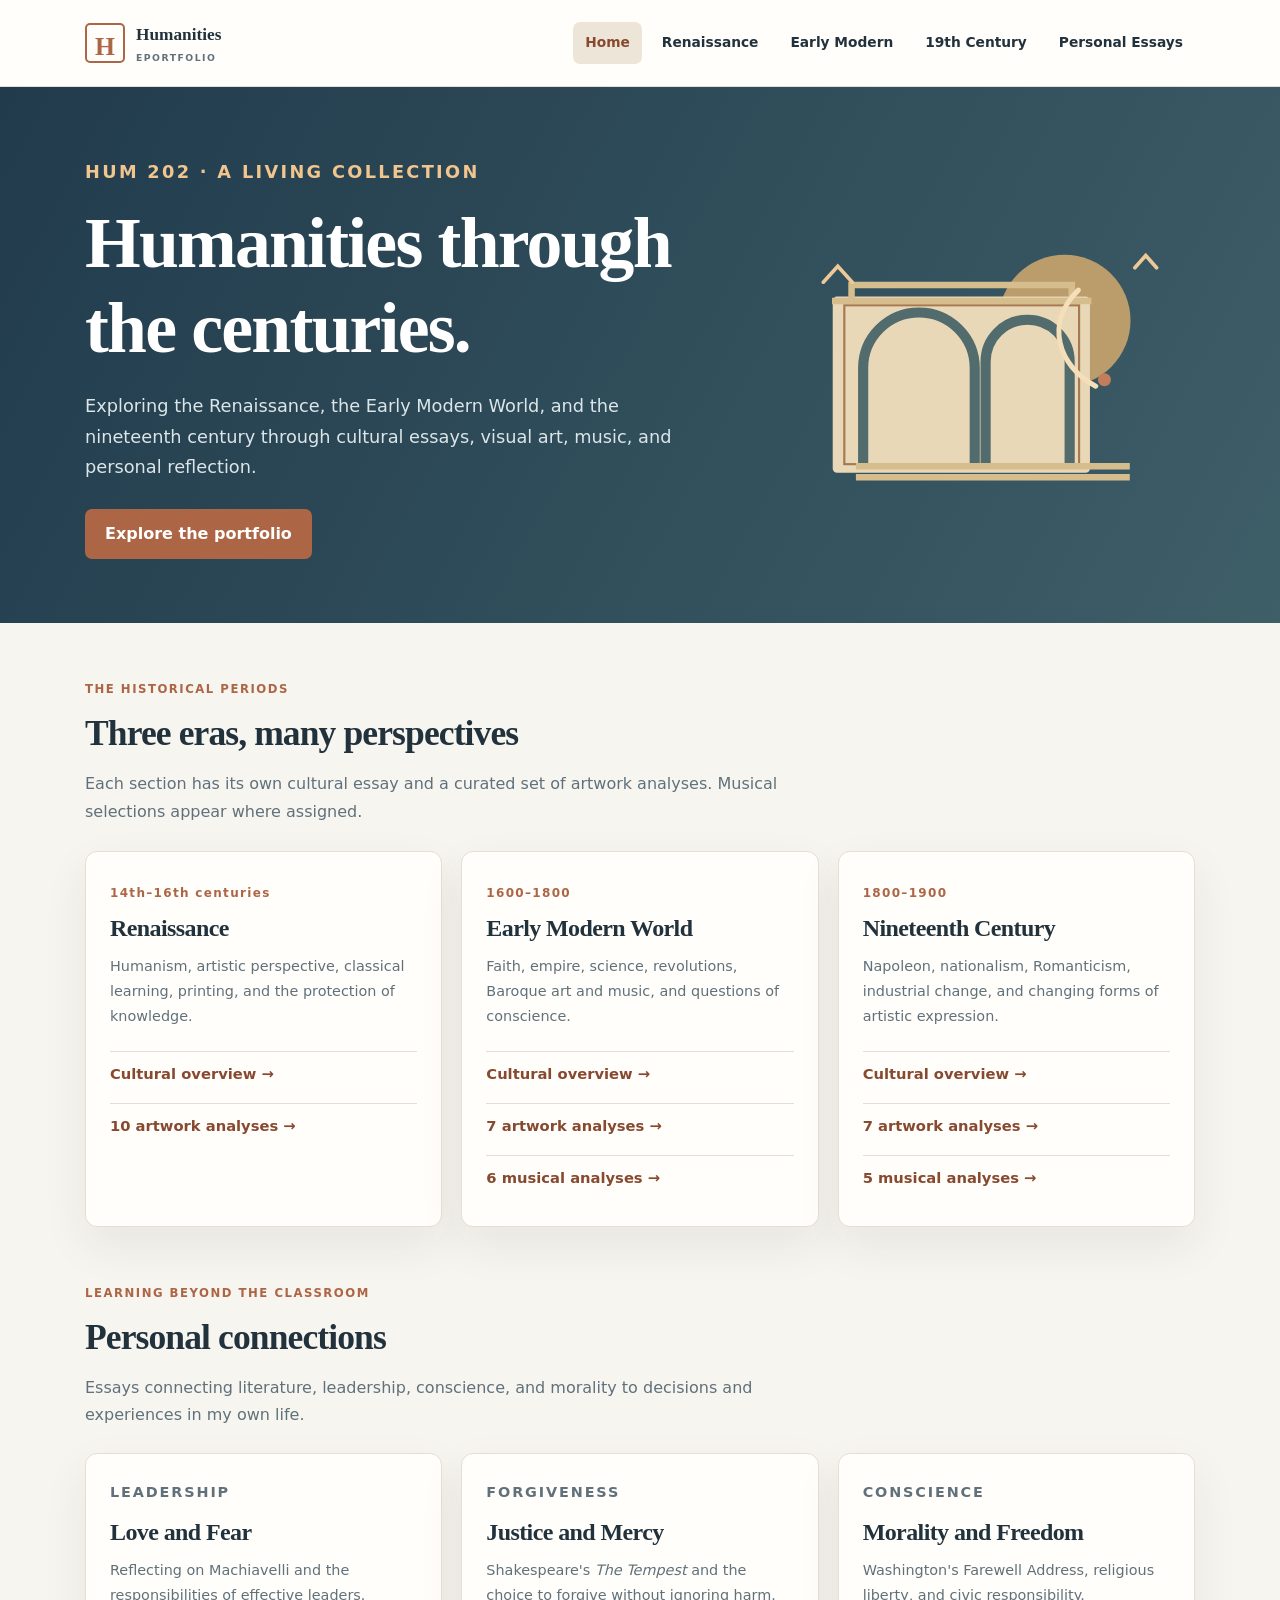
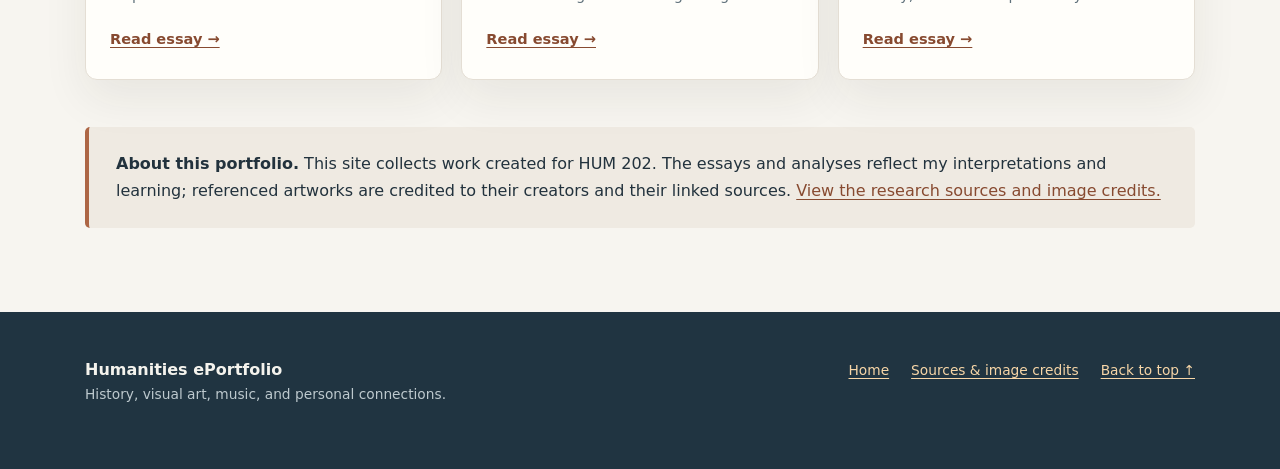
<file: index.html>
<!doctype html>
<html lang="en"><head>
<meta charset="UTF-8"><meta name="viewport" content="width=device-width,initial-scale=1">
<meta name="description" content="Humanities ePortfolio: Humanities ePortfolio by Tyler Tinney">
<title>Humanities ePortfolio | Humanities ePortfolio</title>
<link rel="icon" href="assets/images/favicon.svg" type="image/svg+xml">
<link rel="stylesheet" href="assets/css/base.css"><link rel="stylesheet" href="assets/css/home.css">
</head><body>
<a class="skip-link" href="#main">Skip to main content</a>
<header class="site-header"><div class="container header-inner"><a class="brand" href="index.html"><span class="brand-mark">H</span><span>Humanities <small>ePortfolio</small></span></a>
<nav aria-label="Main navigation" class="main-nav"><a href="index.html" aria-current="page">Home</a><a href="renaissance-essay.html">Renaissance</a><a href="early-modern-essay.html">Early Modern</a><a href="nineteenth-century-essay.html">19th Century</a><a href="personal-machiavelli.html">Personal Essays</a></nav></div></header>
<main id="main">

<section class="home-hero"><div class="container home-hero-grid"><div><p class="eyebrow">HUM 202 · A living collection</p><h1>Humanities through the centuries.</h1><p>Exploring the Renaissance, the Early Modern World, and the nineteenth century through cultural essays, visual art, music, and personal reflection.</p><a class="button" href="#explore">Explore the portfolio</a></div><img src="assets/images/hero.svg" alt="Decorative classical arch illustration" width="570" height="360"></div></section>
<section class="home-section" id="explore"><div class="container"><p class="eyebrow">The historical periods</p><h2>Three eras, many perspectives</h2><p class="section-lead">Each section has its own cultural essay and a curated set of artwork analyses. Musical selections appear where assigned.</p><div class="era-grid">
<article class="era-card"><span class="tag">14th–16th centuries</span><h3>Renaissance</h3><p>Humanism, artistic perspective, classical learning, printing, and the protection of knowledge.</p><div class="entry-links"><a href="renaissance-essay.html">Cultural overview →</a><a href="renaissance-art.html">10 artwork analyses →</a></div></article>
<article class="era-card"><span class="tag">1600–1800</span><h3>Early Modern World</h3><p>Faith, empire, science, revolutions, Baroque art and music, and questions of conscience.</p><div class="entry-links"><a href="early-modern-essay.html">Cultural overview →</a><a href="early-modern-art.html">7 artwork analyses →</a><a href="early-modern-music.html">6 musical analyses →</a></div></article>
<article class="era-card"><span class="tag">1800–1900</span><h3>Nineteenth Century</h3><p>Napoleon, nationalism, Romanticism, industrial change, and changing forms of artistic expression.</p><div class="entry-links"><a href="nineteenth-century-essay.html">Cultural overview →</a><a href="nineteenth-century-art.html">7 artwork analyses →</a><a href="nineteenth-century-music.html">5 musical analyses →</a></div></article>
</div></div></section>
<section class="home-section"><div class="container"><p class="eyebrow">Learning beyond the classroom</p><h2>Personal connections</h2><p class="section-lead">Essays connecting literature, leadership, conscience, and morality to decisions and experiences in my own life.</p><div class="connections-grid">
<article class="connection-card"><p class="eyebrow">Leadership</p><h3>Love and Fear</h3><p>Reflecting on Machiavelli and the responsibilities of effective leaders.</p><a href="personal-machiavelli.html">Read essay →</a></article>
<article class="connection-card"><p class="eyebrow">Forgiveness</p><h3>Justice and Mercy</h3><p>Shakespeare's <em>The Tempest</em> and the choice to forgive without ignoring harm.</p><a href="personal-tempest.html">Read essay →</a></article>
<article class="connection-card"><p class="eyebrow">Conscience</p><h3>Morality and Freedom</h3><p>Washington's Farewell Address, religious liberty, and civic responsibility.</p><a href="personal-freedom.html">Read essay →</a></article>
</div><div class="last-note"><p><strong>About this portfolio.</strong> This site collects work created for HUM 202. The essays and analyses reflect my interpretations and learning; referenced artworks are credited to their creators and their linked sources. <a href="credits.html">View the research sources and image credits.</a></p></div></div></section></main>
<footer class="site-footer"><div class="container"><div><strong>Humanities ePortfolio</strong><p>History, visual art, music, and personal connections.</p></div><div><a href="index.html" aria-current="page">Home</a><a href="credits.html">Sources & image credits</a><a href="#main">Back to top ↑</a></div></div></footer>
<script src="assets/js/site.js" defer></script>
</body></html>
</file>
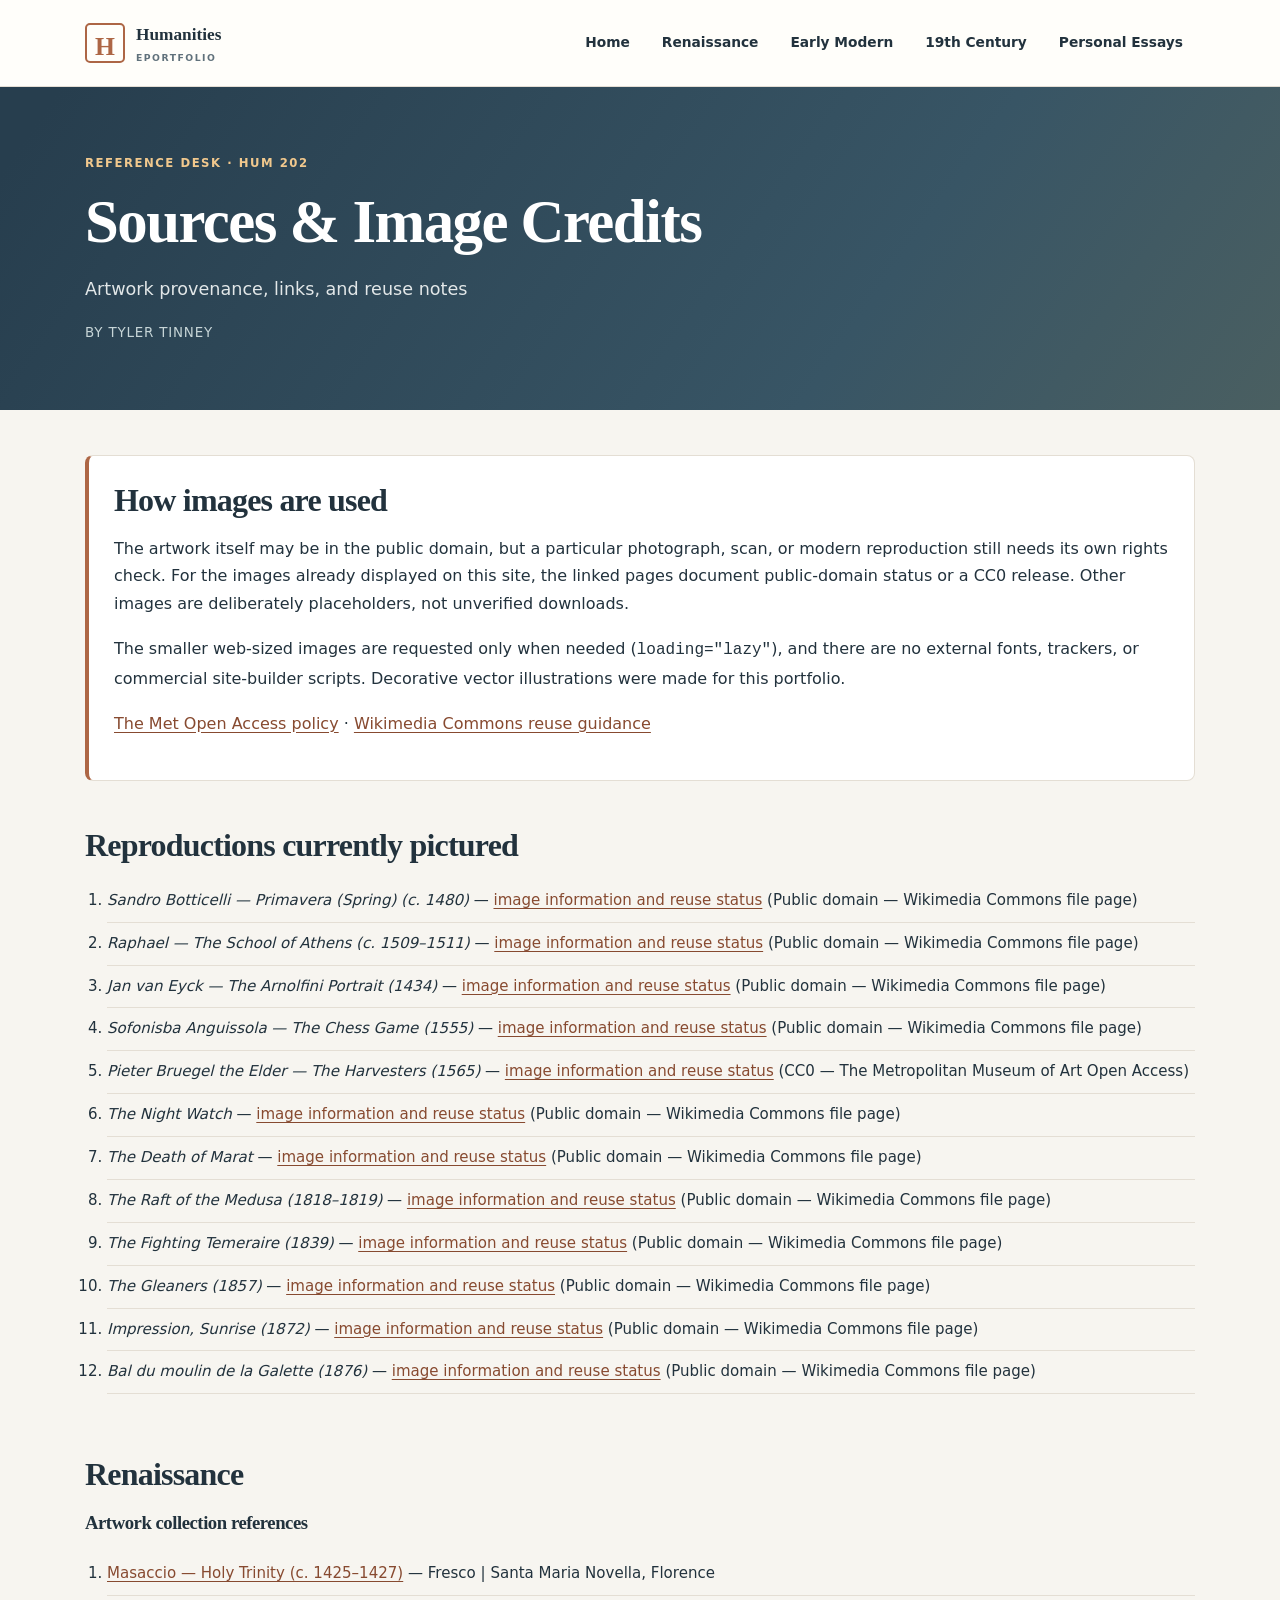
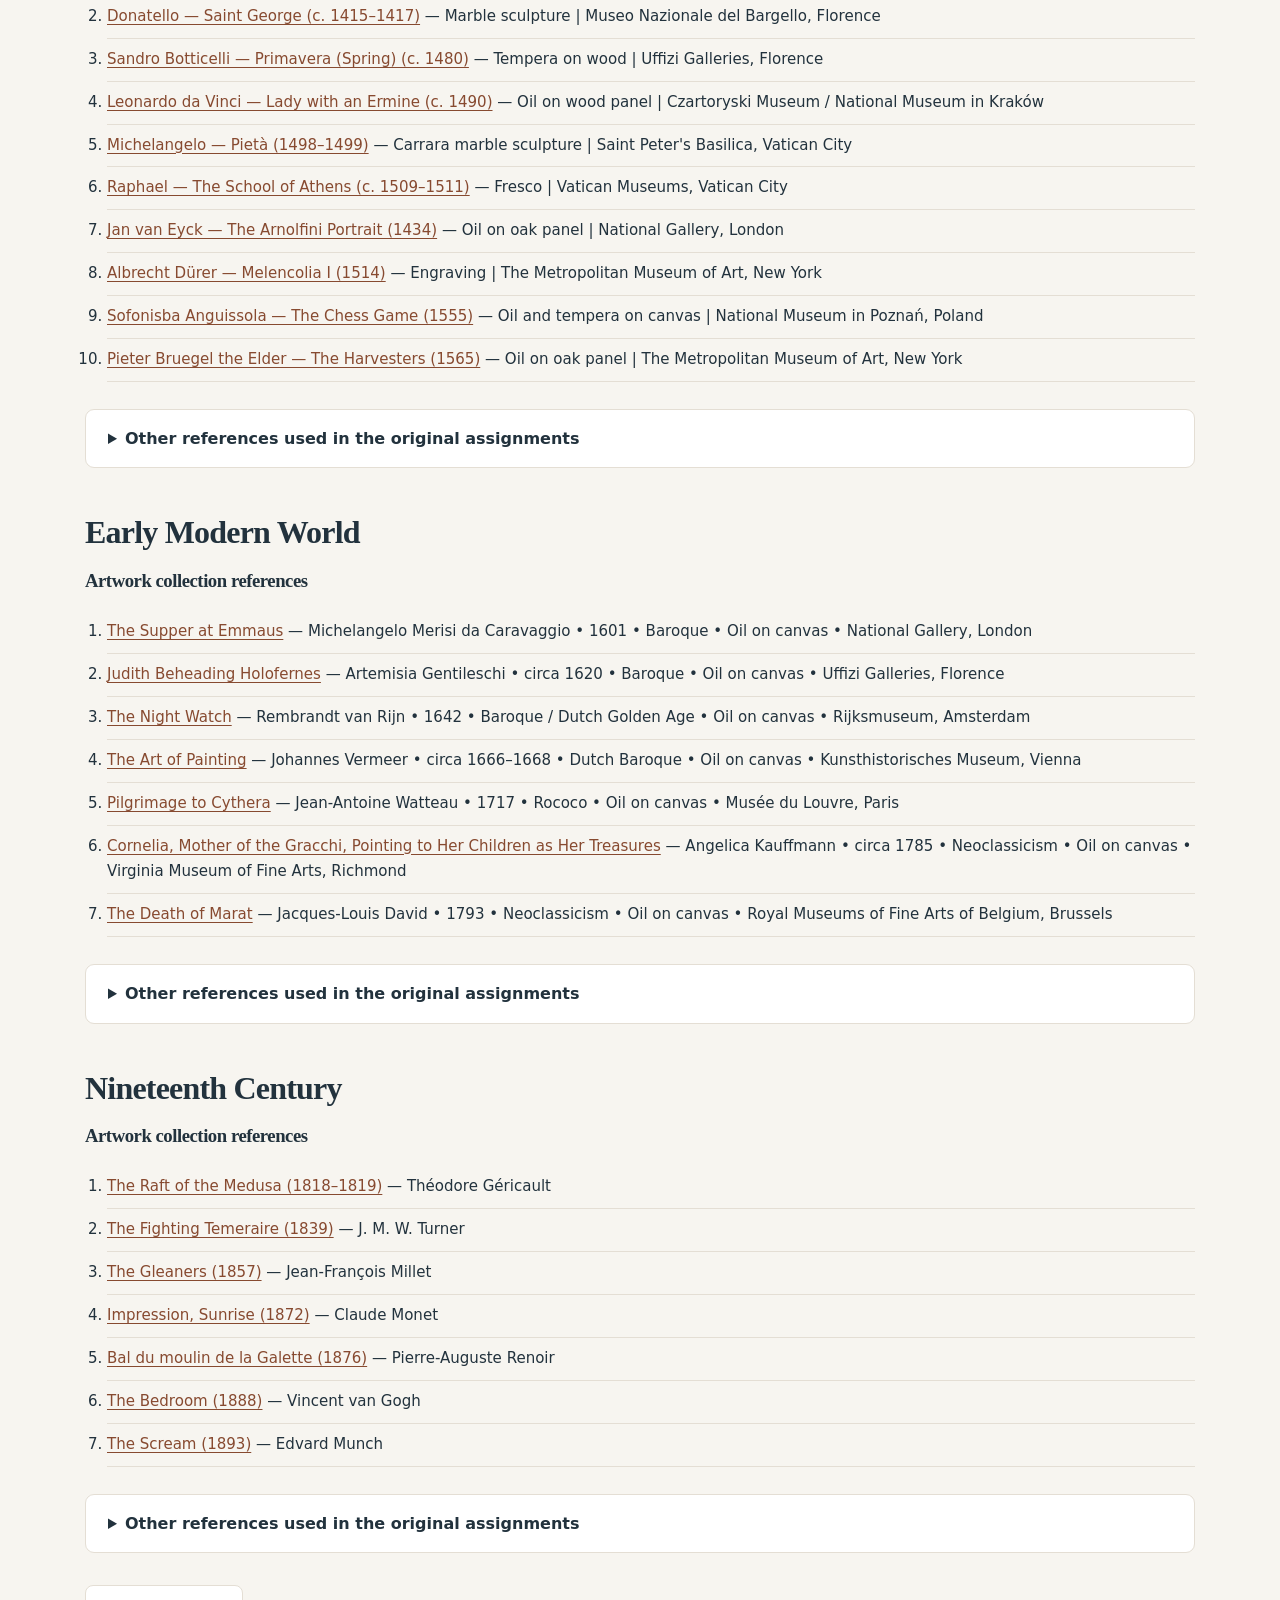
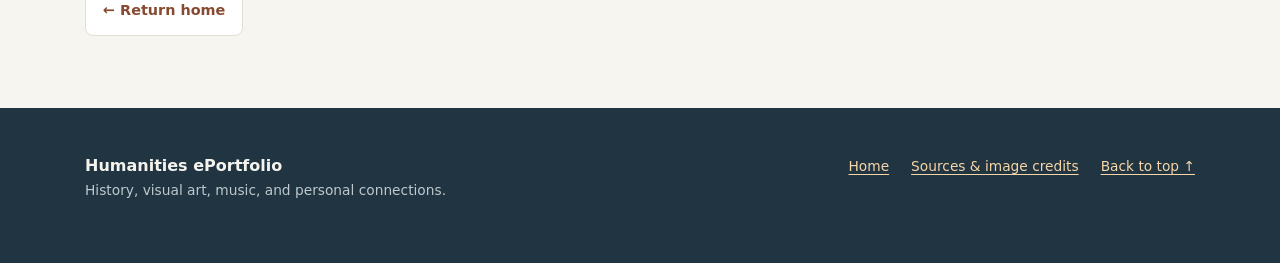
<file: credits.html>
<!doctype html>
<html lang="en"><head>
<meta charset="UTF-8"><meta name="viewport" content="width=device-width,initial-scale=1">
<meta name="description" content="Humanities ePortfolio: Sources &amp; Image Credits by Tyler Tinney">
<title>Sources &amp; Image Credits | Humanities ePortfolio</title>
<link rel="icon" href="assets/images/favicon.svg" type="image/svg+xml">
<link rel="stylesheet" href="assets/css/base.css"><link rel="stylesheet" href="assets/css/credits.css">
</head><body>
<a class="skip-link" href="#main">Skip to main content</a>
<header class="site-header"><div class="container header-inner"><a class="brand" href="index.html"><span class="brand-mark">H</span><span>Humanities <small>ePortfolio</small></span></a>
<nav aria-label="Main navigation" class="main-nav"><a href="index.html">Home</a><a href="renaissance-essay.html">Renaissance</a><a href="early-modern-essay.html">Early Modern</a><a href="nineteenth-century-essay.html">19th Century</a><a href="personal-machiavelli.html">Personal Essays</a></nav></div></header>
<main id="main">
<section class="page-heading"><div class="container page-heading-grid"><div><p class="eyebrow">Reference Desk · HUM 202</p><h1>Sources &amp; Image Credits</h1><p class="heading-description">Artwork provenance, links, and reuse notes</p><p class="byline">By Tyler Tinney</p></div></div></section>
<div class="container"><section class="credit-section"><div class="rights-note"><h2>How images are used</h2><p>The artwork itself may be in the public domain, but a particular photograph, scan, or modern reproduction still needs its own rights check. For the images already displayed on this site, the linked pages document public-domain status or a CC0 release. Other images are deliberately placeholders, not unverified downloads.</p><p>The smaller web-sized images are requested only when needed (<code>loading="lazy"</code>), and there are no external fonts, trackers, or commercial site-builder scripts. Decorative vector illustrations were made for this portfolio.</p><p><a href="https://www.metmuseum.org/hubs/open-access" target="_blank" rel="noopener noreferrer">The Met Open Access policy</a> · <a href="https://commons.wikimedia.org/wiki/Commons:Reusing_content_outside_Wikimedia" target="_blank" rel="noopener noreferrer">Wikimedia Commons reuse guidance</a></p></div></section><section class="credit-section"><h2>Reproductions currently pictured</h2><ol class="credit-list"><li><em>Sandro Botticelli — Primavera (Spring) (c. 1480)</em> — <a href="https://commons.wikimedia.org/wiki/File:Botticelli_Primavera.jpg" target="_blank" rel="noopener noreferrer">image information and reuse status</a> (Public domain — Wikimedia Commons file page)</li><li><em>Raphael — The School of Athens (c. 1509–1511)</em> — <a href="https://commons.wikimedia.org/wiki/File:Raphael_School_of_Athens.jpg" target="_blank" rel="noopener noreferrer">image information and reuse status</a> (Public domain — Wikimedia Commons file page)</li><li><em>Jan van Eyck — The Arnolfini Portrait (1434)</em> — <a href="https://commons.wikimedia.org/wiki/File:Van_Eyck_-_Arnolfini_Portrait.jpg" target="_blank" rel="noopener noreferrer">image information and reuse status</a> (Public domain — Wikimedia Commons file page)</li><li><em>Sofonisba Anguissola — The Chess Game (1555)</em> — <a href="https://commons.wikimedia.org/wiki/File:The_Chess_Game_-_Sofonisba_Anguissola.jpg" target="_blank" rel="noopener noreferrer">image information and reuse status</a> (Public domain — Wikimedia Commons file page)</li><li><em>Pieter Bruegel the Elder — The Harvesters (1565)</em> — <a href="https://www.metmuseum.org/art/collection/search/435809" target="_blank" rel="noopener noreferrer">image information and reuse status</a> (CC0 — The Metropolitan Museum of Art Open Access)</li><li><em>The Night Watch</em> — <a href="https://commons.wikimedia.org/wiki/File:The_Nightwatch_by_Rembrandt_-_Rijksmuseum.jpg" target="_blank" rel="noopener noreferrer">image information and reuse status</a> (Public domain — Wikimedia Commons file page)</li><li><em>The Death of Marat</em> — <a href="https://commons.wikimedia.org/wiki/File:Death_of_Marat_by_David.jpg" target="_blank" rel="noopener noreferrer">image information and reuse status</a> (Public domain — Wikimedia Commons file page)</li><li><em>The Raft of the Medusa (1818–1819)</em> — <a href="https://commons.wikimedia.org/wiki/File:Raft_of_the_Medusa_-_Theodore_Gericault.JPG" target="_blank" rel="noopener noreferrer">image information and reuse status</a> (Public domain — Wikimedia Commons file page)</li><li><em>The Fighting Temeraire (1839)</em> — <a href="https://commons.wikimedia.org/wiki/File:Turner_-_The_Fighting_Temeraire.jpg" target="_blank" rel="noopener noreferrer">image information and reuse status</a> (Public domain — Wikimedia Commons file page)</li><li><em>The Gleaners (1857)</em> — <a href="https://commons.wikimedia.org/wiki/File:Millet_Gleaners.jpg" target="_blank" rel="noopener noreferrer">image information and reuse status</a> (Public domain — Wikimedia Commons file page)</li><li><em>Impression, Sunrise (1872)</em> — <a href="https://commons.wikimedia.org/wiki/File:Monet_-_Impression%2C_Sunrise.jpg" target="_blank" rel="noopener noreferrer">image information and reuse status</a> (Public domain — Wikimedia Commons file page)</li><li><em>Bal du moulin de la Galette (1876)</em> — <a href="https://commons.wikimedia.org/wiki/File:Pierre-Auguste_Renoir_-_Bal_du_moulin_de_la_Galette.jpeg" target="_blank" rel="noopener noreferrer">image information and reuse status</a> (Public domain — Wikimedia Commons file page)</li></ol></section><section class="credit-section"><h2>Renaissance</h2><h3>Artwork collection references</h3><ol class="credit-list"><li><a href="https://www.smn.it/en/artworks/masaccios-holy-trinity/" target="_blank" rel="noopener noreferrer">Masaccio — Holy Trinity (c. 1425–1427)</a> — Fresco | Santa Maria Novella, Florence</li><li><a href="https://smarthistory.org/donatello-saint-george/" target="_blank" rel="noopener noreferrer">Donatello — Saint George (c. 1415–1417)</a> — Marble sculpture | Museo Nazionale del Bargello, Florence</li><li><a href="https://www.uffizi.it/en/artworks/botticelli-spring" target="_blank" rel="noopener noreferrer">Sandro Botticelli — Primavera (Spring) (c. 1480)</a> — Tempera on wood | Uffizi Galleries, Florence</li><li><a href="https://mnk.pl/en/collections/lady-with-an-ermine/" target="_blank" rel="noopener noreferrer">Leonardo da Vinci — Lady with an Ermine (c. 1490)</a> — Oil on wood panel | Czartoryski Museum / National Museum in Kraków</li><li><a href="https://www.basilicasanpietro.va/en/san-pietro/the-pieta-of-saint-peter-s" target="_blank" rel="noopener noreferrer">Michelangelo — Pietà (1498–1499)</a> — Carrara marble sculpture | Saint Peter&#x27;s Basilica, Vatican City</li><li><a href="https://www.museivaticani.va/content/museivaticani/en/collezioni/musei/stanze-di-raffaello/stanza-della-segnatura/scuola-di-atene.html" target="_blank" rel="noopener noreferrer">Raphael — The School of Athens (c. 1509–1511)</a> — Fresco | Vatican Museums, Vatican City</li><li><a href="https://www.nationalgallery.org.uk/paintings/jan-van-eyck-the-arnolfini-portrait" target="_blank" rel="noopener noreferrer">Jan van Eyck — The Arnolfini Portrait (1434)</a> — Oil on oak panel | National Gallery, London</li><li><a href="https://www.metmuseum.org/art/collection/search/336228" target="_blank" rel="noopener noreferrer">Albrecht Dürer — Melencolia I (1514)</a> — Engraving | The Metropolitan Museum of Art, New York</li><li><a href="https://mnp.art.pl/sofonisba-anguissola-gra-w-szachy" target="_blank" rel="noopener noreferrer">Sofonisba Anguissola — The Chess Game (1555)</a> — Oil and tempera on canvas | National Museum in Poznań, Poland</li><li><a href="https://www.metmuseum.org/art/collection/search/435809" target="_blank" rel="noopener noreferrer">Pieter Bruegel the Elder — The Harvesters (1565)</a> — Oil on oak panel | The Metropolitan Museum of Art, New York</li></ol><details class="sources-details"><summary>Other references used in the original assignments</summary><ol><li><strong>Bargello Museums. </strong>“Donatello and the Dawn of Renaissance.” <a href="https://bargellomusei.it/en/visit-itineraries/donatello-e-lalba-del-rinascimento/" target="_blank" rel="noopener noreferrer">https://bargellomusei.it/en/visit-itineraries/donatello-e-lalba-del-rinascimento/</a></li><li><strong>British Library. </strong>“Arundel MS 263: Leonardo da Vinci, Notebook (The Codex Arundel).” Archives and Manuscripts Catalogue. Primary historical manuscript. <a href="https://searcharchives.bl.uk/catalog/040-002039546" target="_blank" rel="noopener noreferrer">https://searcharchives.bl.uk/catalog/040-002039546</a></li><li><strong>Fabric of Saint Peter. </strong>“The Pietà of Saint Peter’s.” Basilica di San Pietro. <a href="https://www.basilicasanpietro.va/en/san-pietro/the-pieta-of-saint-peter-s" target="_blank" rel="noopener noreferrer">https://www.basilicasanpietro.va/en/san-pietro/the-pieta-of-saint-peter-s</a></li><li><strong>Library of Congress. </strong>“The Gutenberg Bible.” Library of Congress Bible Collection. <a href="https://www.loc.gov/exhibits/bibles/interactives/gutenberg/index.html" target="_blank" rel="noopener noreferrer">https://www.loc.gov/exhibits/bibles/interactives/gutenberg/index.html</a></li><li><strong>National Gallery. </strong>“The Arnolfini Portrait.” National Gallery, London. <a href="https://www.nationalgallery.org.uk/paintings/jan-van-eyck-the-arnolfini-portrait" target="_blank" rel="noopener noreferrer">https://www.nationalgallery.org.uk/paintings/jan-van-eyck-the-arnolfini-portrait</a></li><li><strong>National Museum in Kraków. </strong>“Lady with an Ermine.” <a href="https://mnk.pl/en/collections/lady-with-an-ermine/" target="_blank" rel="noopener noreferrer">https://mnk.pl/en/collections/lady-with-an-ermine/</a></li><li><strong>National Museum in Poznań. </strong>“Sofonisba Anguissola, Gra w szachy, 1555.” Museum collection description (Polish). <a href="https://mnp.art.pl/sofonisba-anguissola-gra-w-szachy-1555" target="_blank" rel="noopener noreferrer">https://mnp.art.pl/sofonisba-anguissola-gra-w-szachy-1555</a></li><li><strong>Santa Maria Novella. </strong>“Masaccio’s Holy Trinity.” <a href="https://www.smn.it/en/artworks/masaccios-holy-trinity/" target="_blank" rel="noopener noreferrer">https://www.smn.it/en/artworks/masaccios-holy-trinity/</a></li><li><strong>Smarthistory. </strong>“Donatello, Saint George.” <a href="https://smarthistory.org/donatello-saint-george/" target="_blank" rel="noopener noreferrer">https://smarthistory.org/donatello-saint-george/</a></li><li><strong>Smarthistory. </strong>“Masaccio, Holy Trinity.” <a href="https://smarthistory.org/masaccio-holy-trinity/" target="_blank" rel="noopener noreferrer">https://smarthistory.org/masaccio-holy-trinity/</a></li><li><strong>Smarthistory. </strong>“Sofonisba Anguissola.” <a href="https://smarthistory.org/sofonisba-anguissola/" target="_blank" rel="noopener noreferrer">https://smarthistory.org/sofonisba-anguissola/</a></li><li><strong>The Metropolitan Museum of Art. </strong>“Florence and Central Italy, 1400–1600 A.D.” Heilbrunn Timeline of Art History. <a href="https://82nd-and-fifth.metmuseum.org/toah/ht/08/eustc.html" target="_blank" rel="noopener noreferrer">https://82nd-and-fifth.metmuseum.org/toah/ht/08/eustc.html</a></li><li><strong>The Metropolitan Museum of Art. </strong>“Layered Narratives: The Northern Renaissance Gallery.” <a href="https://www.metmuseum.org/it/exhibitions/layered-narratives-the-northern-renaissance-gallery/visiting-guide" target="_blank" rel="noopener noreferrer">https://www.metmuseum.org/it/exhibitions/layered-narratives-the-northern-renaissance-gallery/visiting-guide</a></li><li><strong>The Metropolitan Museum of Art. </strong>“Melencolia I.” <a href="https://www.metmuseum.org/art/collection/search/336228" target="_blank" rel="noopener noreferrer">https://www.metmuseum.org/art/collection/search/336228</a></li><li><strong>The Metropolitan Museum of Art. </strong>“The Harvesters.” <a href="https://www.metmuseum.org/art/collection/search/435809" target="_blank" rel="noopener noreferrer">https://www.metmuseum.org/art/collection/search/435809</a></li><li><strong>The Metropolitan Museum of Art. </strong>“The Reformation.” Heilbrunn Timeline of Art History. <a href="https://www.metmuseum.org/it/essays/the-reformation" target="_blank" rel="noopener noreferrer">https://www.metmuseum.org/it/essays/the-reformation</a></li><li><strong>Uffizi Galleries. </strong>“Spring.” <a href="https://www.uffizi.it/en/artworks/botticelli-spring" target="_blank" rel="noopener noreferrer">https://www.uffizi.it/en/artworks/botticelli-spring</a></li><li><strong>Vatican Museums. </strong>“School of Athens.” <a href="https://www.museivaticani.va/content/museivaticani/en/collezioni/musei/stanze-di-raffaello/stanza-della-segnatura/scuola-di-atene.html" target="_blank" rel="noopener noreferrer">https://www.museivaticani.va/content/museivaticani/en/collezioni/musei/stanze-di-raffaello/stanza-della-segnatura/scuola-di-atene.html</a></li><li><strong>Victoria and Albert Museum. </strong>“Leonardo da Vinci’s Notebooks.” Updated 11 Dec. 2025. <a href="https://www.vam.ac.uk/articles/leonardo-da-vincis-notebooks" target="_blank" rel="noopener noreferrer">https://www.vam.ac.uk/articles/leonardo-da-vincis-notebooks</a></li></ol></details></section><section class="credit-section"><h2>Early Modern World</h2><h3>Artwork collection references</h3><ol class="credit-list"><li><a href="https://www.nationalgallery.org.uk/paintings/michelangelo-merisi-da-caravaggio-the-supper-at-emmaus" target="_blank" rel="noopener noreferrer">The Supper at Emmaus</a> — Michelangelo Merisi da Caravaggio • 1601 • Baroque • Oil on canvas • National Gallery, London</li><li><a href="https://www.uffizi.it/en/artworks/judith-beheading-holofernes" target="_blank" rel="noopener noreferrer">Judith Beheading Holofernes</a> — Artemisia Gentileschi • circa 1620 • Baroque • Oil on canvas • Uffizi Galleries, Florence</li><li><a href="https://www.rijksmuseum.nl/en/collection/object/The-Night-Watch-Militia-Company-of-District-II-under-the-Command-of-Captain-Frans-Banninck-Cocq--3137deb45cd7765f9a76084a16c99544" target="_blank" rel="noopener noreferrer">The Night Watch</a> — Rembrandt van Rijn • 1642 • Baroque / Dutch Golden Age • Oil on canvas • Rijksmuseum, Amsterdam</li><li><a href="https://www.khm.at/en/visit/only-in-vienna" target="_blank" rel="noopener noreferrer">The Art of Painting</a> — Johannes Vermeer • circa 1666–1668 • Dutch Baroque • Oil on canvas • Kunsthistorisches Museum, Vienna</li><li><a href="https://collections.louvre.fr/en/ark:/53355/cl010061995" target="_blank" rel="noopener noreferrer">Pilgrimage to Cythera</a> — Jean-Antoine Watteau • 1717 • Rococo • Oil on canvas • Musée du Louvre, Paris</li><li><a href="https://artsandculture.google.com/asset/WwEii4CKfyErFA" target="_blank" rel="noopener noreferrer">Cornelia, Mother of the Gracchi, Pointing to Her Children as Her Treasures</a> — Angelica Kauffmann • circa 1785 • Neoclassicism • Oil on canvas • Virginia Museum of Fine Arts, Richmond</li><li><a href="https://fine-arts-museum.be/uploads/releases/files/100masters_royal-museums-fine-arts_belgium_copyrights.pdf" target="_blank" rel="noopener noreferrer">The Death of Marat</a> — Jacques-Louis David • 1793 • Neoclassicism • Oil on canvas • Royal Museums of Fine Arts of Belgium, Brussels</li></ol><details class="sources-details"><summary>Other references used in the original assignments</summary><ol><li>National Gallery, London — Caravaggio, The Supper at Emmaus (1601).  <a href="https://www.nationalgallery.org.uk/paintings/michelangelo-merisi-da-caravaggio-the-supper-at-emmaus" target="_blank" rel="noopener noreferrer">View source</a></li><li>Uffizi Galleries — Gentileschi, Judith Beheading Holofernes (c. 1620).  <a href="https://www.uffizi.it/en/artworks/judith-beheading-holofernes" target="_blank" rel="noopener noreferrer">View source</a></li><li>Rijksmuseum — Rembrandt, The Night Watch (1642).  <a href="https://www.rijksmuseum.nl/en/collection/object/The-Night-Watch-Militia-Company-of-District-II-under-the-Command-of-Captain-Frans-Banninck-Cocq--3137deb45cd7765f9a76084a16c99544" target="_blank" rel="noopener noreferrer">View source</a></li><li>Kunsthistorisches Museum Vienna — Vermeer, The Art of Painting (c. 1666–1668).  <a href="https://www.khm.at/en/visit/only-in-vienna" target="_blank" rel="noopener noreferrer">View source</a></li><li>Musée du Louvre — Watteau, Pilgrimage to Cythera (1717).  <a href="https://collections.louvre.fr/en/ark:/53355/cl010061995" target="_blank" rel="noopener noreferrer">View source</a></li><li>Virginia Museum of Fine Arts / Google Arts &amp; Culture — Kauffmann, Cornelia, Mother of the Gracchi (c. 1785).  <a href="https://artsandculture.google.com/asset/WwEii4CKfyErFA" target="_blank" rel="noopener noreferrer">View source</a></li><li>Royal Museums of Fine Arts of Belgium — David, The Death of Marat (1793), collection list.  <a href="https://fine-arts-museum.be/uploads/releases/files/100masters_royal-museums-fine-arts_belgium_copyrights.pdf" target="_blank" rel="noopener noreferrer">View source</a></li><li>CUNY open music textbook — Monteverdi, “Tu se’ morta” listening guide.  <a href="https://pressbooks.cuny.edu/understandingmusicbmcc/chapter/tk/" target="_blank" rel="noopener noreferrer">View source</a></li><li>New Jersey Symphony — Vivaldi, The Four Seasons program notes.  <a href="https://www.njsymphony.org/program_notes/detail/program-notes-vivaldis-the-four-seasons" target="_blank" rel="noopener noreferrer">View source</a></li><li>CUNY open music textbook — Handel, “Hallelujah” listening guide.  <a href="https://pressbooks.cuny.edu/understandingmusicbmcc/chapter/5-music-of-george-frideric-handel-1685-1759/" target="_blank" rel="noopener noreferrer">View source</a></li><li>International Mozarteum Foundation — Mozart, K. 525 critical work catalogue.  <a href="https://kv.mozarteum.at/en/work/eine-kleine-nachtmusik-a-little-night-music-6049" target="_blank" rel="noopener noreferrer">View source</a></li><li>Los Angeles Philharmonic — Haydn, Symphony No. 94 program notes.  <a href="https://www.laphil.com/works/symphony-no-94-surprise" target="_blank" rel="noopener noreferrer">View source</a></li><li>Beethoven-Haus Bonn — Beethoven, Sonata Op. 13 catalogue.  <a href="https://www.beethoven.de/en/work/view/ag9iZWV0aG92ZW4tdml1cjNyEQsSBHdvcmsYgICArN6Q-goM/Sonata%20for%20piano%20%26%2340%3BC%20minor%26%2341%3B%20op.%2013%20%26%2340%3BSonata%20pat%C3%A9tique%26%2341%3B" target="_blank" rel="noopener noreferrer">View source</a></li><li>Science Museum Group — Pascal’s 1642 calculator.  <a href="https://collection.sciencemuseumgroup.org.uk/objects/co60769/replica-of-pascals-calculator" target="_blank" rel="noopener noreferrer">View source</a></li><li>Computer History Museum — Leibniz’s Stepped Reckoner (1673).  <a href="https://www.computerhistory.org/revolution/calculators/1/49" target="_blank" rel="noopener noreferrer">View source</a></li><li>Mathematical Association of America — Leibniz and binary numbers (1703).  <a href="https://old.maa.org/press/periodicals/convergence/russian-multiplication-microprocessors-and-leibniz" target="_blank" rel="noopener noreferrer">View source</a></li><li>Encyclopedia.com — Black Chamber: early modern diplomatic cryptology.  <a href="https://www.encyclopedia.com/politics/encyclopedias-almanacs-transcripts-and-maps/black-chamber" target="_blank" rel="noopener noreferrer">View source</a></li><li>U.S. National Archives — The Virginia Declaration of Rights (1776).  <a href="https://www.archives.gov/founding-docs/virginia-declaration-of-rights" target="_blank" rel="noopener noreferrer">View source</a></li><li>U.S. Department of State, Office of the Historian — The Declaration of Independence (1776).  <a href="https://history.state.gov/milestones/1776-1783/declaration" target="_blank" rel="noopener noreferrer">View source</a></li><li>National Cryptologic Museum / NSA — 18th-Century Cipher Device.  <a href="https://www.nsa.gov/History/National-Cryptologic-Museum/Exhibits-Artifacts/Exhibit-View/Article/2718496/18th-century-cipher-device/" target="_blank" rel="noopener noreferrer">View source</a></li></ol></details></section><section class="credit-section"><h2>Nineteenth Century</h2><h3>Artwork collection references</h3><ol class="credit-list"><li><a href="https://collections.louvre.fr/en/ark:/53355/cl010059199" target="_blank" rel="noopener noreferrer">The Raft of the Medusa (1818–1819)</a> — Théodore Géricault</li><li><a href="https://www.nationalgallery.org.uk/paintings/joseph-mallord-william-turner-the-fighting-temeraire" target="_blank" rel="noopener noreferrer">The Fighting Temeraire (1839)</a> — J. M. W. Turner</li><li><a href="https://www.musee-orsay.fr/en/artworks/des-glaneuses-342" target="_blank" rel="noopener noreferrer">The Gleaners (1857)</a> — Jean-François Millet</li><li><a href="https://www.marmottan.fr/en/notice/4014/" target="_blank" rel="noopener noreferrer">Impression, Sunrise (1872)</a> — Claude Monet</li><li><a href="https://www.musee-orsay.fr/en/artworks/bal-du-moulin-de-la-galette-497" target="_blank" rel="noopener noreferrer">Bal du moulin de la Galette (1876)</a> — Pierre-Auguste Renoir</li><li><a href="https://www.vangoghmuseum.nl/en/collection/s0047V1962" target="_blank" rel="noopener noreferrer">The Bedroom (1888)</a> — Vincent van Gogh</li><li><a href="https://www.munch.no/en/object/PE.M.00326" target="_blank" rel="noopener noreferrer">The Scream (1893)</a> — Edvard Munch</li></ol><details class="sources-details"><summary>Other references used in the original assignments</summary><ol><li><strong>[1] French National Assembly. </strong>History of the Consulate and First Empire; French Civil Code (1804). <a href="https://www.assemblee-nationale.fr/dyn/histoire-et-patrimoine/consulat-et-premier-empire/la-codification-juridique" target="_blank" rel="noopener noreferrer">Source</a></li><li><strong>[2] French National Assembly. </strong>Abolition of Slavery, 1794 and 1848; restoration under Bonaparte in 1802. <a href="https://www2.assemblee-nationale.fr/14/evenements/2016/abolition-de-l-esclavage-1794-et-1848/1848-l-abolition-definitive/presentation2" target="_blank" rel="noopener noreferrer">Source</a></li><li><strong>[3] Encyclopaedia Britannica (1911), via Project Gutenberg. </strong>Alexandre Dumas: Henri III et sa cour, The Three Musketeers, and The Count of Monte Cristo. <a href="https://www.gutenberg.org/files/34751/34751-h/34751-h.htm" target="_blank" rel="noopener noreferrer">Source</a></li><li><strong>[4] The Journal of Economic History / Cambridge University Press. </strong>Internal Borders and Population Geography in the Unification of Italy (2023). <a href="https://www.cambridge.org/core/journals/journal-of-economic-history/article/internal-borders-and-population-geography-in-the-unification-of-italy/57FC9CF6B3AB3D2A31EDCA3E1A1CD062" target="_blank" rel="noopener noreferrer">Source</a></li><li><strong>[5] Journal of Economic Behavior &amp; Organization. </strong>Law enforcement and political participation: Italy, 1861–65 (2017). <a href="https://www.sciencedirect.com/science/article/abs/pii/S0167268117301543" target="_blank" rel="noopener noreferrer">Source</a></li><li><strong>[6] Bank of Italy, research paper. </strong>Historical background on Italian unification and southern taxation, conscription, and religious tensions. <a href="https://www.bancaditalia.it/pubblicazioni/temi-discussione/2017/2017-1124/en_tema_1124.pdf" target="_blank" rel="noopener noreferrer">Source</a></li><li><strong>[7] Journal of Modern Italian Studies. </strong>Southern rebels against Italian unification: the Great Brigandage in the province of Capitanata (2017). <a href="https://www.tandfonline.com/doi/full/10.1080/1354571X.2017.1350019" target="_blank" rel="noopener noreferrer">Source</a></li><li><strong>[8] The Church of Jesus Christ of Latter-day Saints. </strong>Doctrine and Covenants 134, heading and verse 1; “Of Governments and Laws” historical context. <a href="https://www.churchofjesuschrist.org/study/scriptures/dc-testament/dc/134?lang=eng" target="_blank" rel="noopener noreferrer">Source</a></li><li><strong>[9] Computer History Museum. </strong>A Brief History of Babbage’s Difference and Analytical Engines and Ada Lovelace. <a href="https://www.computerhistory.org/babbage/history/" target="_blank" rel="noopener noreferrer">Source</a></li><li><strong>[10] U.S. Department of Energy. </strong>The War of the Currents: AC vs. DC Power. <a href="https://www.energy.gov/articles/war-currents-ac-vs-dc-power" target="_blank" rel="noopener noreferrer">Source</a></li><li><strong>[11] The Open University. </strong>Schubert’s Lieder: Goethe settings and Erlkönig. <a href="https://www.open.edu/openlearn/history-the-arts/history-art/schuberts-lieder-settings-goethes-poems/content-section-4.4/" target="_blank" rel="noopener noreferrer">Source</a></li><li><strong>[12] Los Angeles Philharmonic. </strong>Die Walküre, Act III: Ride of the Valkyries. <a href="https://www.laphil.com/works/die-walkuere-act-iii-ride-of-the-valkyries" target="_blank" rel="noopener noreferrer">Source</a></li><li><strong>[13] Berliner Philharmoniker. </strong>Hector Berlioz: Symphonie fantastique, Op. 14, program notes. <a href="https://www.berliner-philharmoniker.de/en/programme-notes/hector-berlioz-symphonie-fantastique-op-14/" target="_blank" rel="noopener noreferrer">Source</a></li><li><strong>[14] Fryderyk Chopin Institute. </strong>Chopin’s polonaises: Op. 53, composition and musical character. <a href="https://chopin.nifc.pl/en/chopin/gatunki/6_polonaise" target="_blank" rel="noopener noreferrer">Source</a></li><li><strong>[15] The Morgan Library &amp; Museum. </strong>Claude Debussy: Suite bergamasque (c.1890, copyright 1905). <a href="https://www.themorgan.org/music-manuscripts-and-printed-music/70400" target="_blank" rel="noopener noreferrer">Source</a></li><li><strong>[16] Musée du Louvre. </strong>Collection entry: Le radeau de la Méduse. <a href="https://collections.louvre.fr/en/ark:/53355/cl010059199" target="_blank" rel="noopener noreferrer">Source</a></li><li><strong>[17] The National Gallery, London. </strong>Collection entry: The Fighting Temeraire. <a href="https://www.nationalgallery.org.uk/paintings/joseph-mallord-william-turner-the-fighting-temeraire" target="_blank" rel="noopener noreferrer">Source</a></li><li><strong>[18] Musée d’Orsay. </strong>Collection entry: Des glaneuses (The Gleaners). <a href="https://www.musee-orsay.fr/en/artworks/des-glaneuses-342" target="_blank" rel="noopener noreferrer">Source</a></li><li><strong>[19] Musée Marmottan Monet. </strong>Collection entry: Impression, soleil levant. <a href="https://www.marmottan.fr/en/notice/4014/" target="_blank" rel="noopener noreferrer">Source</a></li><li><strong>[20] Musée d’Orsay. </strong>Collection entry: Bal du moulin de la Galette. <a href="https://www.musee-orsay.fr/en/artworks/bal-du-moulin-de-la-galette-497" target="_blank" rel="noopener noreferrer">Source</a></li><li><strong>[21] Van Gogh Museum. </strong>Collection entry: The Bedroom (1888). <a href="https://www.vangoghmuseum.nl/en/collection/s0047V1962" target="_blank" rel="noopener noreferrer">Source</a></li><li><strong>[22] Munch Museum. </strong>Collection record: The Scream (1893), National Museum version. <a href="https://www.munch.no/en/object/PE.M.00326" target="_blank" rel="noopener noreferrer">Source</a></li></ol></details></section><div class="after-links"><a href="index.html">← Return home</a></div></div></main>
<footer class="site-footer"><div class="container"><div><strong>Humanities ePortfolio</strong><p>History, visual art, music, and personal connections.</p></div><div><a href="index.html">Home</a><a href="credits.html">Sources & image credits</a><a href="#main">Back to top ↑</a></div></div></footer>
<script src="assets/js/site.js" defer></script>
</body></html>
</file>
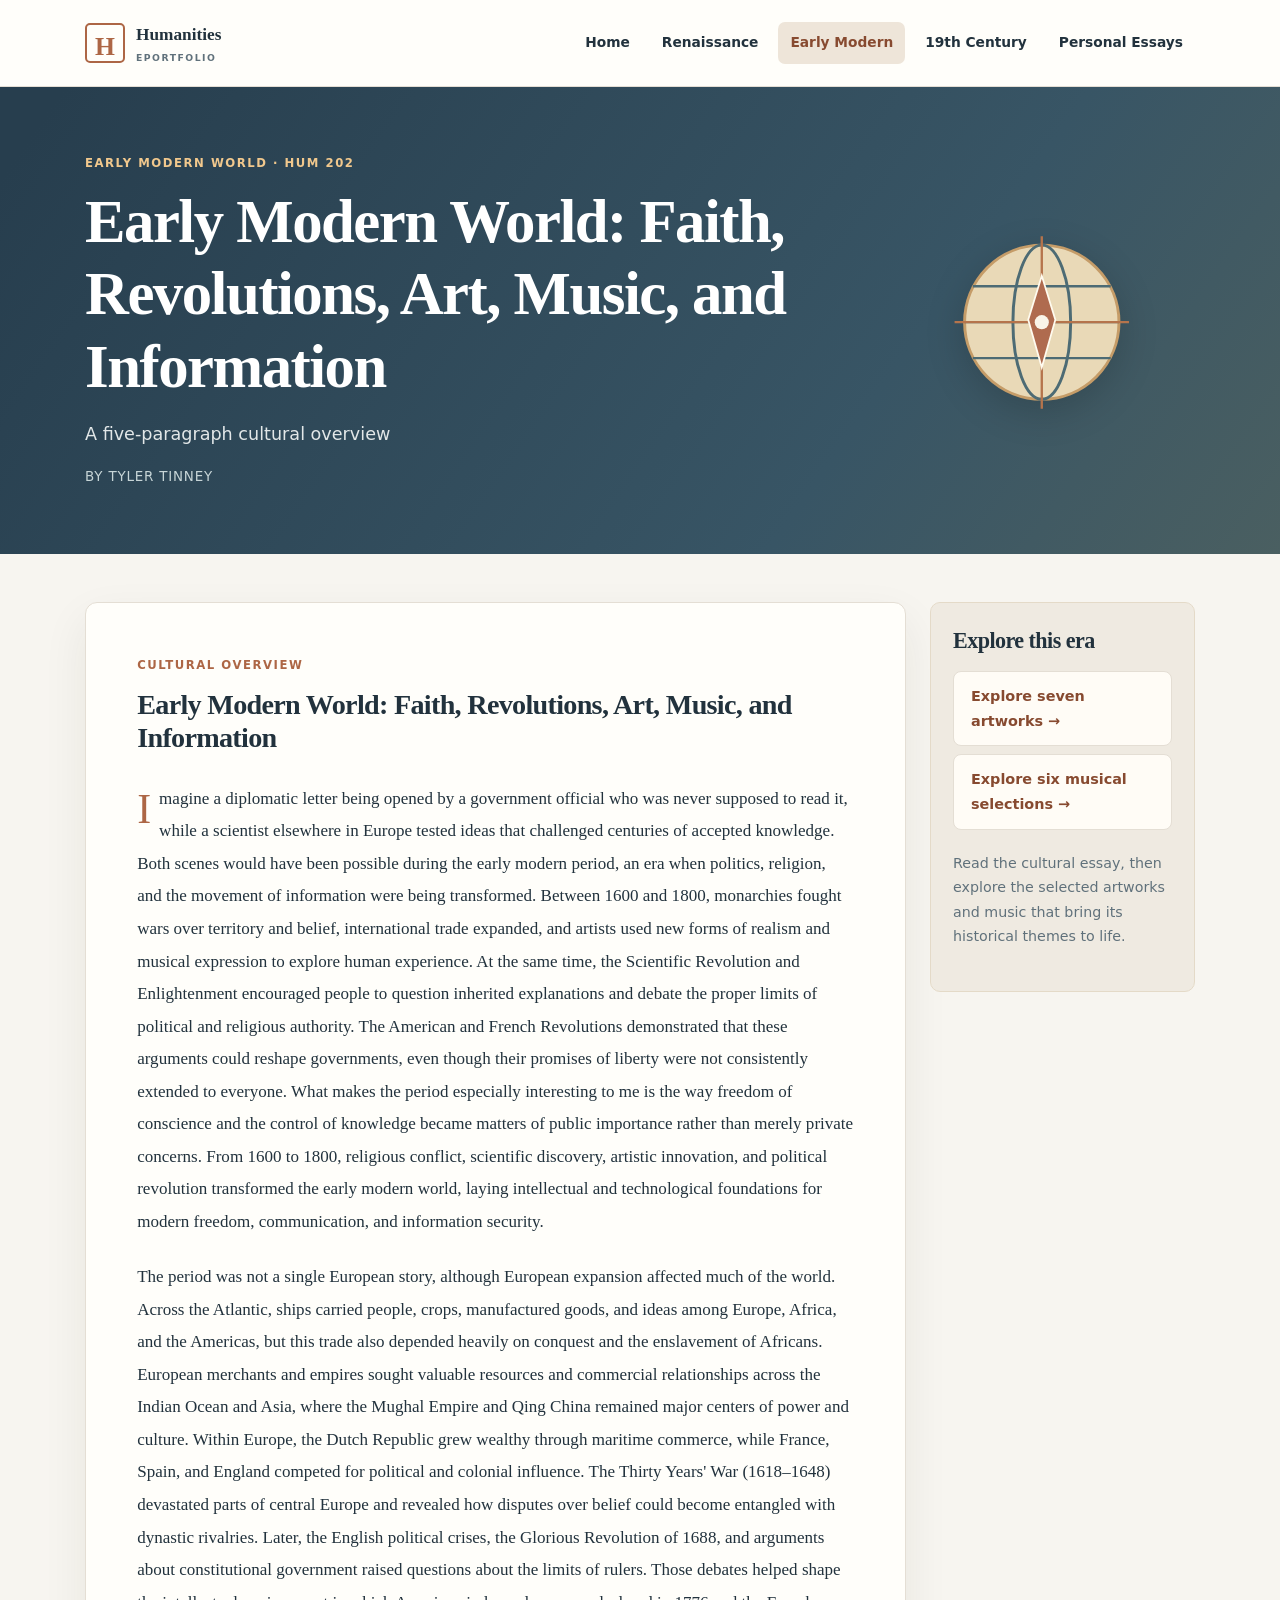
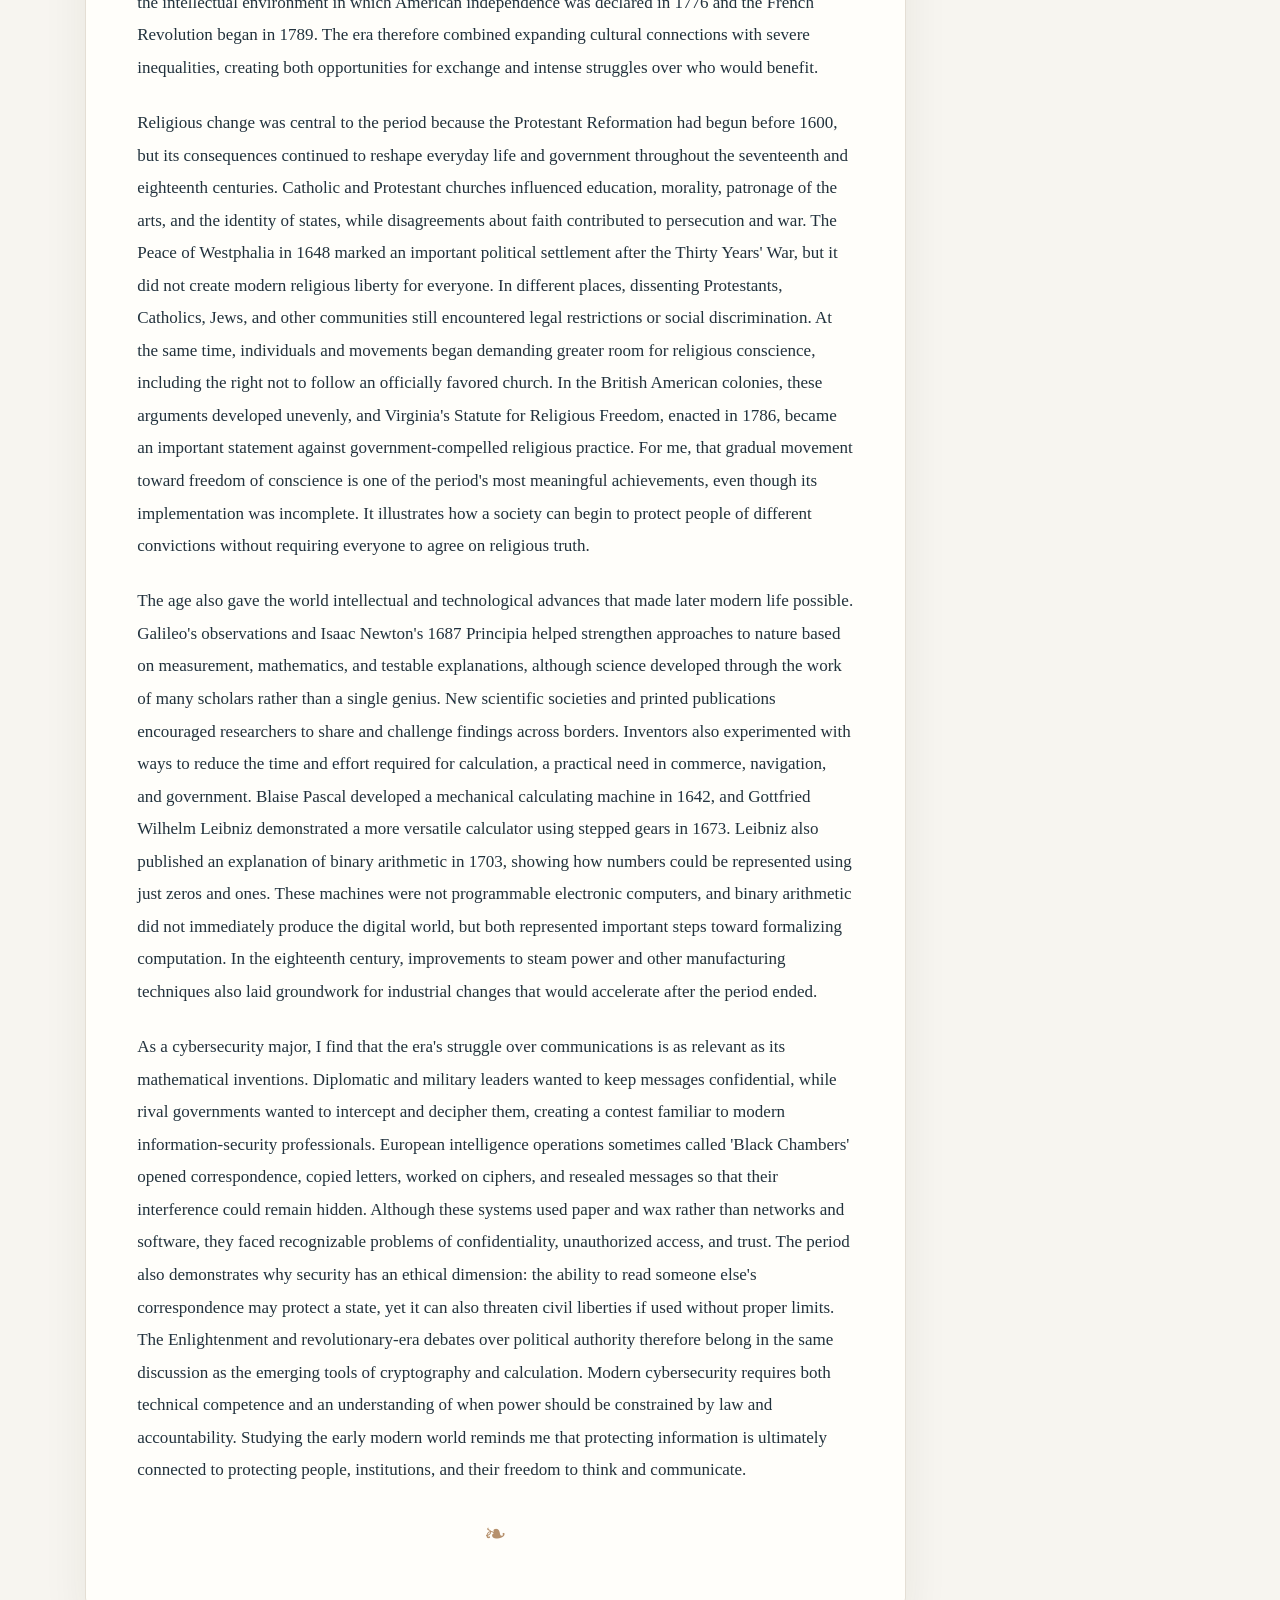
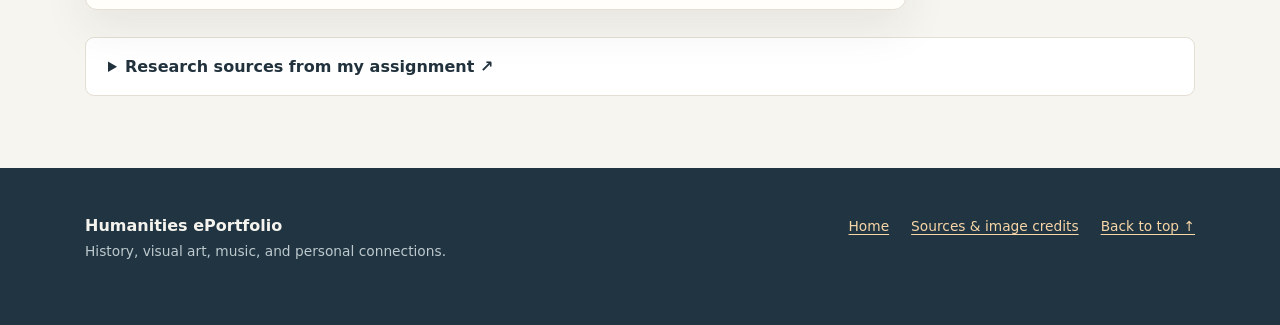
<file: early-modern-essay.html>
<!doctype html>
<html lang="en"><head>
<meta charset="UTF-8"><meta name="viewport" content="width=device-width,initial-scale=1">
<meta name="description" content="Humanities ePortfolio: Early Modern World: Faith, Revolutions, Art, Music, and Information by Tyler Tinney">
<title>Early Modern World: Faith, Revolutions, Art, Music, and Information | Humanities ePortfolio</title>
<link rel="icon" href="assets/images/favicon.svg" type="image/svg+xml">
<link rel="stylesheet" href="assets/css/base.css"><link rel="stylesheet" href="assets/css/essay.css">
</head><body>
<a class="skip-link" href="#main">Skip to main content</a>
<header class="site-header"><div class="container header-inner"><a class="brand" href="index.html"><span class="brand-mark">H</span><span>Humanities <small>ePortfolio</small></span></a>
<nav aria-label="Main navigation" class="main-nav"><a href="index.html">Home</a><a href="renaissance-essay.html">Renaissance</a><a href="early-modern-essay.html" aria-current="page">Early Modern</a><a href="nineteenth-century-essay.html">19th Century</a><a href="personal-machiavelli.html">Personal Essays</a></nav></div></header>
<main id="main">
<section class="page-heading"><div class="container page-heading-grid"><div><p class="eyebrow">Early Modern World · HUM 202</p><h1>Early Modern World: Faith, Revolutions, Art, Music, and Information</h1><p class="heading-description">A five-paragraph cultural overview</p><p class="byline">By Tyler Tinney</p></div><img class="banner-art" src="assets/images/early.svg" alt="Decorative illustration representing Early Modern World" width="560" height="320"></div></section>
<div class="container content-area"><div class="essay-layout"><article class="paper"><p class="section-kicker">Cultural overview</p><h2>Early Modern World: Faith, Revolutions, Art, Music, and Information</h2><div class="essay-prose"><p>Imagine a diplomatic letter being opened by a government official who was never supposed to read it, while a scientist elsewhere in Europe tested ideas that challenged centuries of accepted knowledge. Both scenes would have been possible during the early modern period, an era when politics, religion, and the movement of information were being transformed. Between 1600 and 1800, monarchies fought wars over territory and belief, international trade expanded, and artists used new forms of realism and musical expression to explore human experience. At the same time, the Scientific Revolution and Enlightenment encouraged people to question inherited explanations and debate the proper limits of political and religious authority. The American and French Revolutions demonstrated that these arguments could reshape governments, even though their promises of liberty were not consistently extended to everyone. What makes the period especially interesting to me is the way freedom of conscience and the control of knowledge became matters of public importance rather than merely private concerns. From 1600 to 1800, religious conflict, scientific discovery, artistic innovation, and political revolution transformed the early modern world, laying intellectual and technological foundations for modern freedom, communication, and information security.</p><p>The period was not a single European story, although European expansion affected much of the world. Across the Atlantic, ships carried people, crops, manufactured goods, and ideas among Europe, Africa, and the Americas, but this trade also depended heavily on conquest and the enslavement of Africans. European merchants and empires sought valuable resources and commercial relationships across the Indian Ocean and Asia, where the Mughal Empire and Qing China remained major centers of power and culture. Within Europe, the Dutch Republic grew wealthy through maritime commerce, while France, Spain, and England competed for political and colonial influence. The Thirty Years&#x27; War (1618–1648) devastated parts of central Europe and revealed how disputes over belief could become entangled with dynastic rivalries. Later, the English political crises, the Glorious Revolution of 1688, and arguments about constitutional government raised questions about the limits of rulers. Those debates helped shape the intellectual environment in which American independence was declared in 1776 and the French Revolution began in 1789. The era therefore combined expanding cultural connections with severe inequalities, creating both opportunities for exchange and intense struggles over who would benefit.</p><p>Religious change was central to the period because the Protestant Reformation had begun before 1600, but its consequences continued to reshape everyday life and government throughout the seventeenth and eighteenth centuries. Catholic and Protestant churches influenced education, morality, patronage of the arts, and the identity of states, while disagreements about faith contributed to persecution and war. The Peace of Westphalia in 1648 marked an important political settlement after the Thirty Years&#x27; War, but it did not create modern religious liberty for everyone. In different places, dissenting Protestants, Catholics, Jews, and other communities still encountered legal restrictions or social discrimination. At the same time, individuals and movements began demanding greater room for religious conscience, including the right not to follow an officially favored church. In the British American colonies, these arguments developed unevenly, and Virginia&#x27;s Statute for Religious Freedom, enacted in 1786, became an important statement against government-compelled religious practice. For me, that gradual movement toward freedom of conscience is one of the period&#x27;s most meaningful achievements, even though its implementation was incomplete. It illustrates how a society can begin to protect people of different convictions without requiring everyone to agree on religious truth.</p><p>The age also gave the world intellectual and technological advances that made later modern life possible. Galileo&#x27;s observations and Isaac Newton&#x27;s 1687 Principia helped strengthen approaches to nature based on measurement, mathematics, and testable explanations, although science developed through the work of many scholars rather than a single genius. New scientific societies and printed publications encouraged researchers to share and challenge findings across borders. Inventors also experimented with ways to reduce the time and effort required for calculation, a practical need in commerce, navigation, and government. Blaise Pascal developed a mechanical calculating machine in 1642, and Gottfried Wilhelm Leibniz demonstrated a more versatile calculator using stepped gears in 1673. Leibniz also published an explanation of binary arithmetic in 1703, showing how numbers could be represented using just zeros and ones. These machines were not programmable electronic computers, and binary arithmetic did not immediately produce the digital world, but both represented important steps toward formalizing computation. In the eighteenth century, improvements to steam power and other manufacturing techniques also laid groundwork for industrial changes that would accelerate after the period ended.</p><p>As a cybersecurity major, I find that the era&#x27;s struggle over communications is as relevant as its mathematical inventions. Diplomatic and military leaders wanted to keep messages confidential, while rival governments wanted to intercept and decipher them, creating a contest familiar to modern information-security professionals. European intelligence operations sometimes called &#x27;Black Chambers&#x27; opened correspondence, copied letters, worked on ciphers, and resealed messages so that their interference could remain hidden. Although these systems used paper and wax rather than networks and software, they faced recognizable problems of confidentiality, unauthorized access, and trust. The period also demonstrates why security has an ethical dimension: the ability to read someone else&#x27;s correspondence may protect a state, yet it can also threaten civil liberties if used without proper limits. The Enlightenment and revolutionary-era debates over political authority therefore belong in the same discussion as the emerging tools of cryptography and calculation. Modern cybersecurity requires both technical competence and an understanding of when power should be constrained by law and accountability. Studying the early modern world reminds me that protecting information is ultimately connected to protecting people, institutions, and their freedom to think and communicate.</p></div><p class="endmark" aria-hidden="true">❧</p></article><aside class="side-panel"><h2>Explore this era</h2><div class="side-links"><a href="early-modern-art.html">Explore seven artworks →</a><a href="early-modern-music.html">Explore six musical selections →</a></div><p class="side-note">Read the cultural essay, then explore the selected artworks and music that bring its historical themes to life.</p></aside></div><details class="sources-details"><summary>Research sources from my assignment <span>↗</span></summary><ol><li>National Gallery, London — Caravaggio, The Supper at Emmaus (1601).  <a href="https://www.nationalgallery.org.uk/paintings/michelangelo-merisi-da-caravaggio-the-supper-at-emmaus" target="_blank" rel="noopener noreferrer">View source</a></li><li>Uffizi Galleries — Gentileschi, Judith Beheading Holofernes (c. 1620).  <a href="https://www.uffizi.it/en/artworks/judith-beheading-holofernes" target="_blank" rel="noopener noreferrer">View source</a></li><li>Rijksmuseum — Rembrandt, The Night Watch (1642).  <a href="https://www.rijksmuseum.nl/en/collection/object/The-Night-Watch-Militia-Company-of-District-II-under-the-Command-of-Captain-Frans-Banninck-Cocq--3137deb45cd7765f9a76084a16c99544" target="_blank" rel="noopener noreferrer">View source</a></li><li>Kunsthistorisches Museum Vienna — Vermeer, The Art of Painting (c. 1666–1668).  <a href="https://www.khm.at/en/visit/only-in-vienna" target="_blank" rel="noopener noreferrer">View source</a></li><li>Musée du Louvre — Watteau, Pilgrimage to Cythera (1717).  <a href="https://collections.louvre.fr/en/ark:/53355/cl010061995" target="_blank" rel="noopener noreferrer">View source</a></li><li>Virginia Museum of Fine Arts / Google Arts &amp; Culture — Kauffmann, Cornelia, Mother of the Gracchi (c. 1785).  <a href="https://artsandculture.google.com/asset/WwEii4CKfyErFA" target="_blank" rel="noopener noreferrer">View source</a></li><li>Royal Museums of Fine Arts of Belgium — David, The Death of Marat (1793), collection list.  <a href="https://fine-arts-museum.be/uploads/releases/files/100masters_royal-museums-fine-arts_belgium_copyrights.pdf" target="_blank" rel="noopener noreferrer">View source</a></li><li>CUNY open music textbook — Monteverdi, “Tu se’ morta” listening guide.  <a href="https://pressbooks.cuny.edu/understandingmusicbmcc/chapter/tk/" target="_blank" rel="noopener noreferrer">View source</a></li><li>New Jersey Symphony — Vivaldi, The Four Seasons program notes.  <a href="https://www.njsymphony.org/program_notes/detail/program-notes-vivaldis-the-four-seasons" target="_blank" rel="noopener noreferrer">View source</a></li><li>CUNY open music textbook — Handel, “Hallelujah” listening guide.  <a href="https://pressbooks.cuny.edu/understandingmusicbmcc/chapter/5-music-of-george-frideric-handel-1685-1759/" target="_blank" rel="noopener noreferrer">View source</a></li><li>International Mozarteum Foundation — Mozart, K. 525 critical work catalogue.  <a href="https://kv.mozarteum.at/en/work/eine-kleine-nachtmusik-a-little-night-music-6049" target="_blank" rel="noopener noreferrer">View source</a></li><li>Los Angeles Philharmonic — Haydn, Symphony No. 94 program notes.  <a href="https://www.laphil.com/works/symphony-no-94-surprise" target="_blank" rel="noopener noreferrer">View source</a></li><li>Beethoven-Haus Bonn — Beethoven, Sonata Op. 13 catalogue.  <a href="https://www.beethoven.de/en/work/view/ag9iZWV0aG92ZW4tdml1cjNyEQsSBHdvcmsYgICArN6Q-goM/Sonata%20for%20piano%20%26%2340%3BC%20minor%26%2341%3B%20op.%2013%20%26%2340%3BSonata%20pat%C3%A9tique%26%2341%3B" target="_blank" rel="noopener noreferrer">View source</a></li><li>Science Museum Group — Pascal’s 1642 calculator.  <a href="https://collection.sciencemuseumgroup.org.uk/objects/co60769/replica-of-pascals-calculator" target="_blank" rel="noopener noreferrer">View source</a></li><li>Computer History Museum — Leibniz’s Stepped Reckoner (1673).  <a href="https://www.computerhistory.org/revolution/calculators/1/49" target="_blank" rel="noopener noreferrer">View source</a></li><li>Mathematical Association of America — Leibniz and binary numbers (1703).  <a href="https://old.maa.org/press/periodicals/convergence/russian-multiplication-microprocessors-and-leibniz" target="_blank" rel="noopener noreferrer">View source</a></li><li>Encyclopedia.com — Black Chamber: early modern diplomatic cryptology.  <a href="https://www.encyclopedia.com/politics/encyclopedias-almanacs-transcripts-and-maps/black-chamber" target="_blank" rel="noopener noreferrer">View source</a></li><li>U.S. National Archives — The Virginia Declaration of Rights (1776).  <a href="https://www.archives.gov/founding-docs/virginia-declaration-of-rights" target="_blank" rel="noopener noreferrer">View source</a></li><li>U.S. Department of State, Office of the Historian — The Declaration of Independence (1776).  <a href="https://history.state.gov/milestones/1776-1783/declaration" target="_blank" rel="noopener noreferrer">View source</a></li><li>National Cryptologic Museum / NSA — 18th-Century Cipher Device.  <a href="https://www.nsa.gov/History/National-Cryptologic-Museum/Exhibits-Artifacts/Exhibit-View/Article/2718496/18th-century-cipher-device/" target="_blank" rel="noopener noreferrer">View source</a></li></ol></details></div></main>
<footer class="site-footer"><div class="container"><div><strong>Humanities ePortfolio</strong><p>History, visual art, music, and personal connections.</p></div><div><a href="index.html">Home</a><a href="credits.html">Sources & image credits</a><a href="#main">Back to top ↑</a></div></div></footer>
<script src="assets/js/site.js" defer></script>
</body></html>
</file>
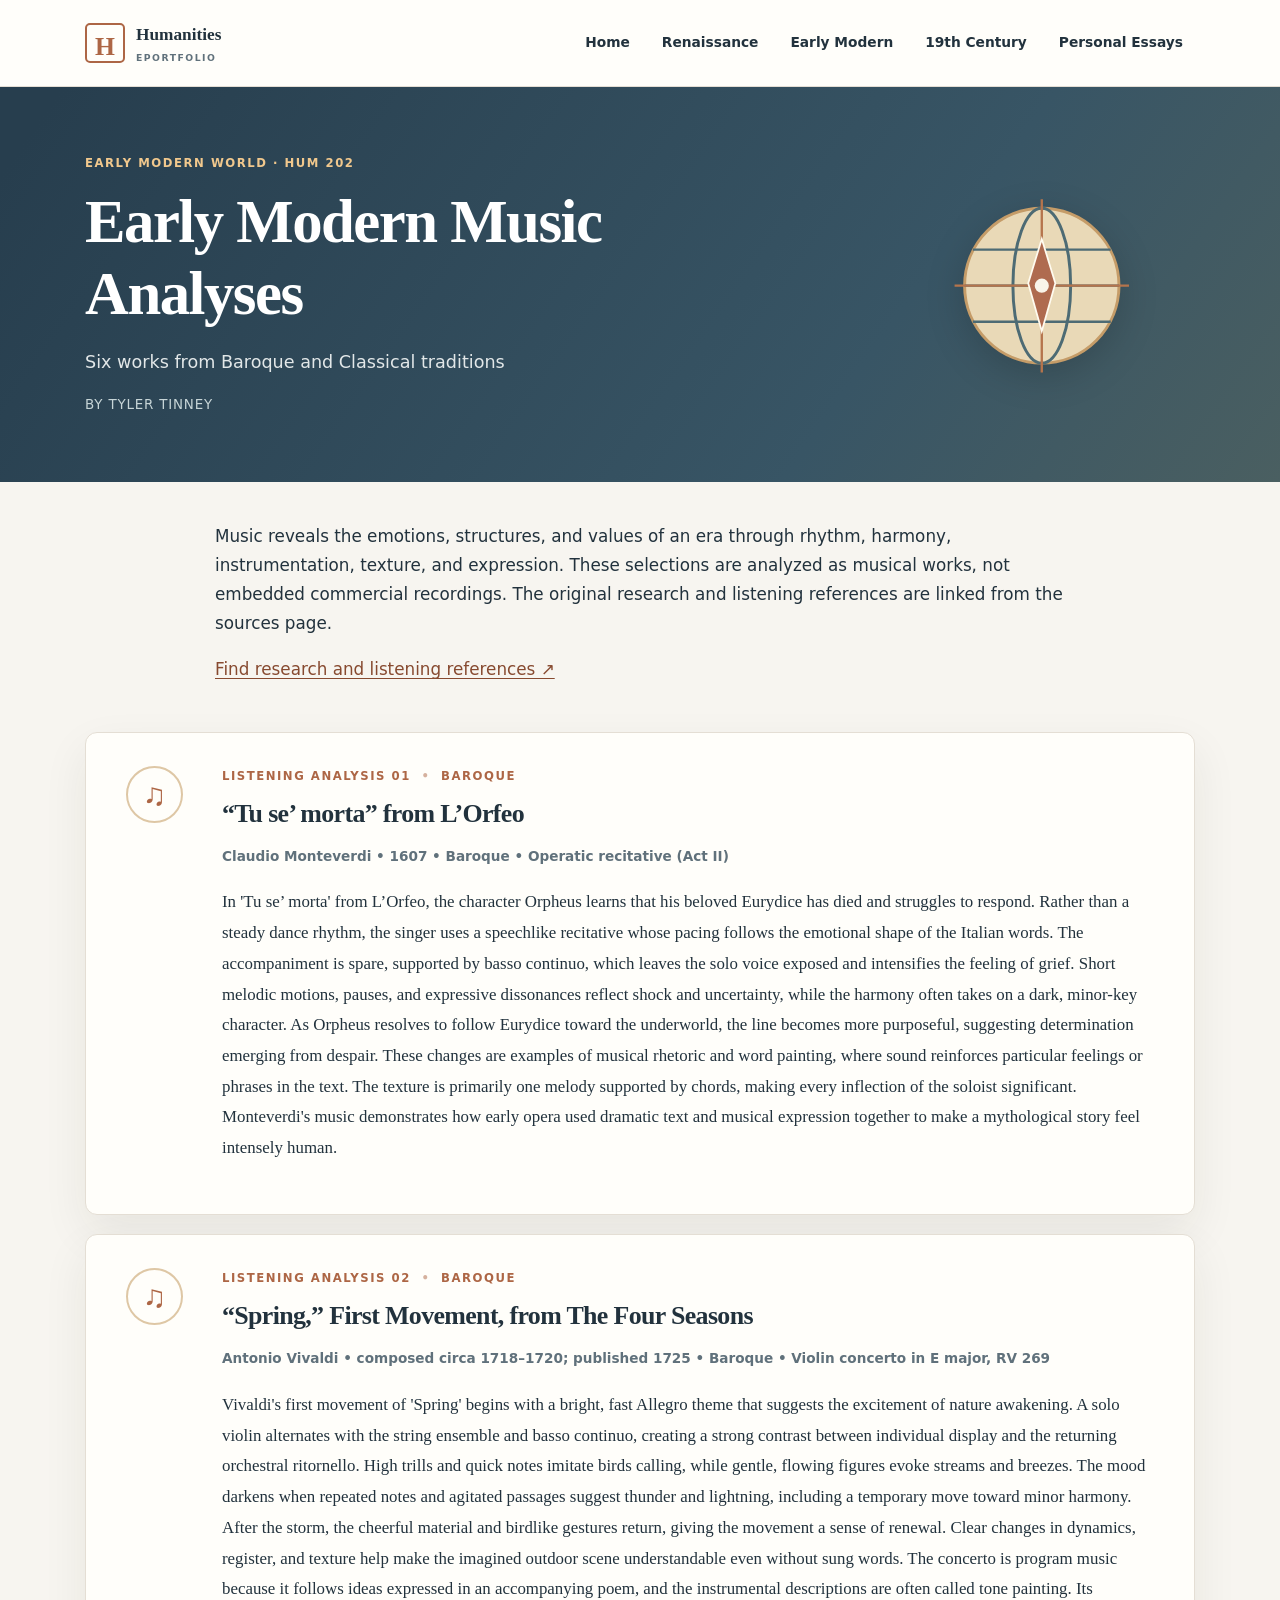
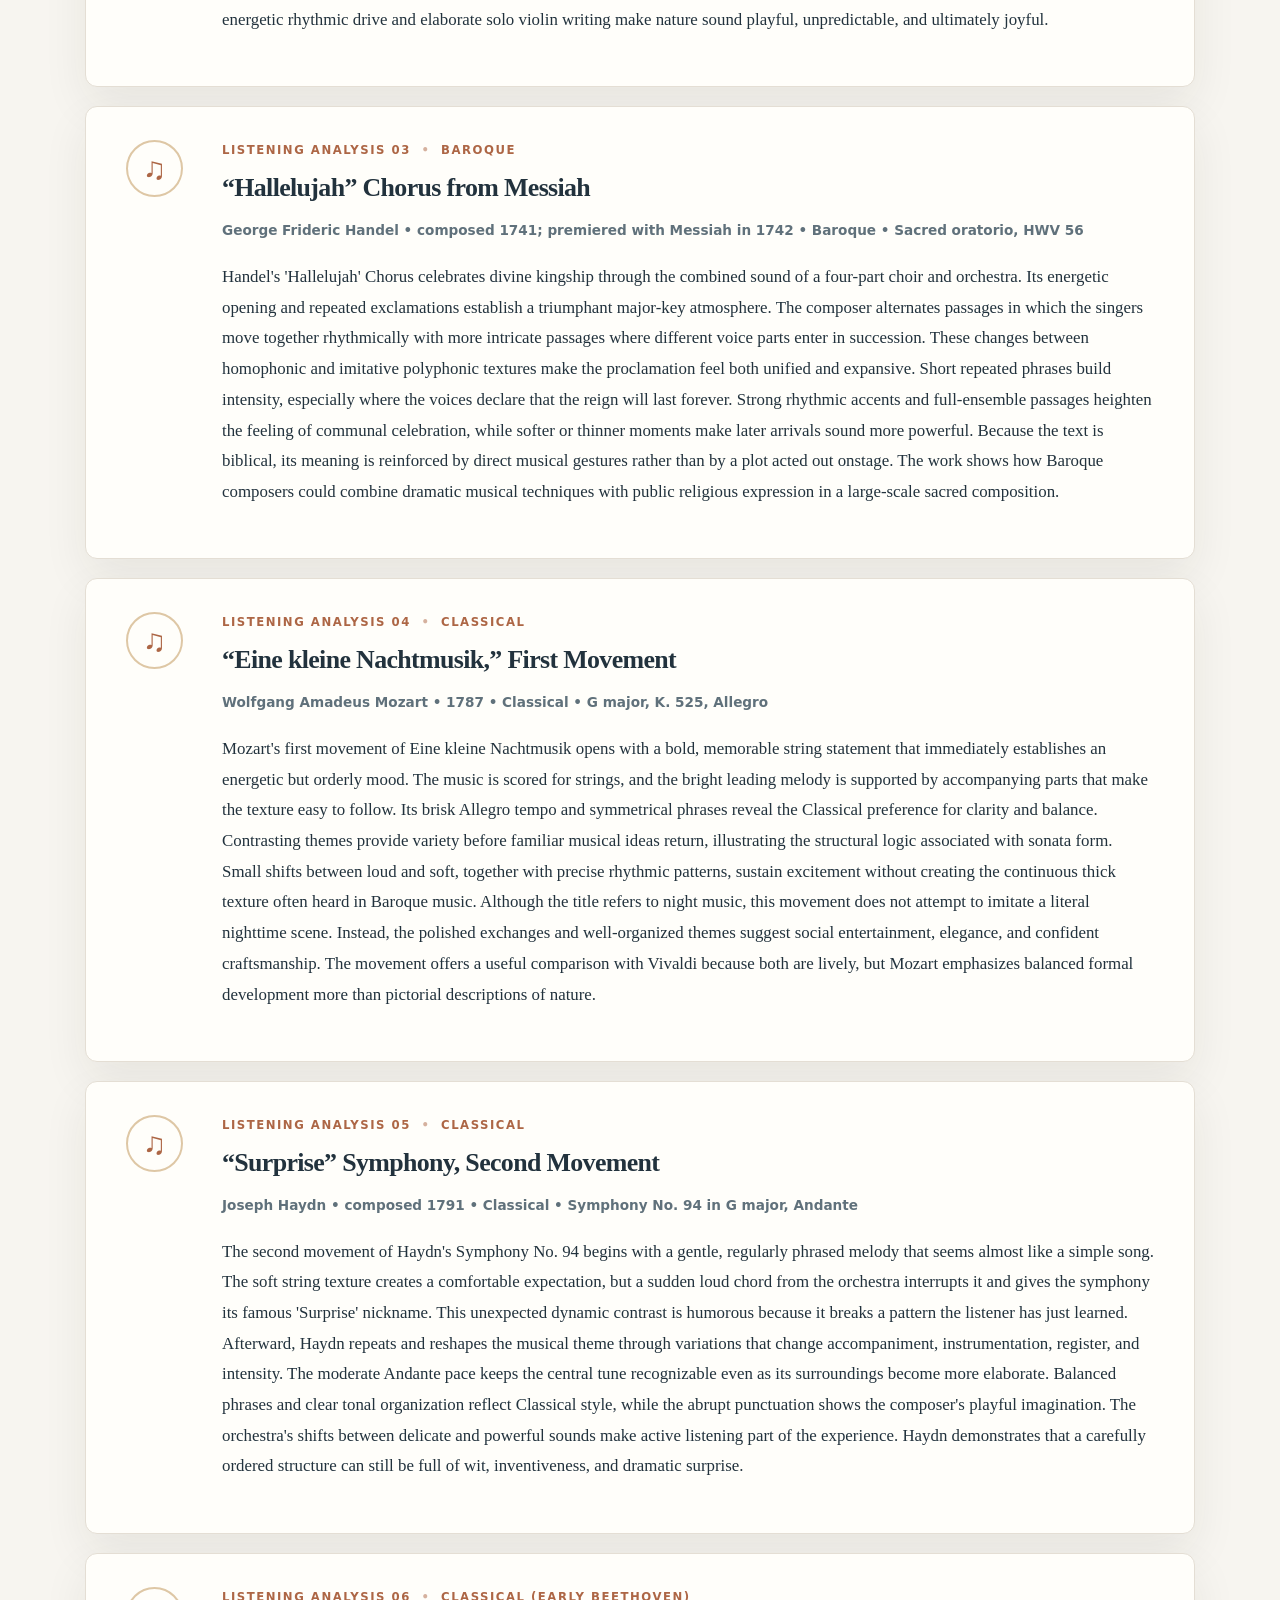
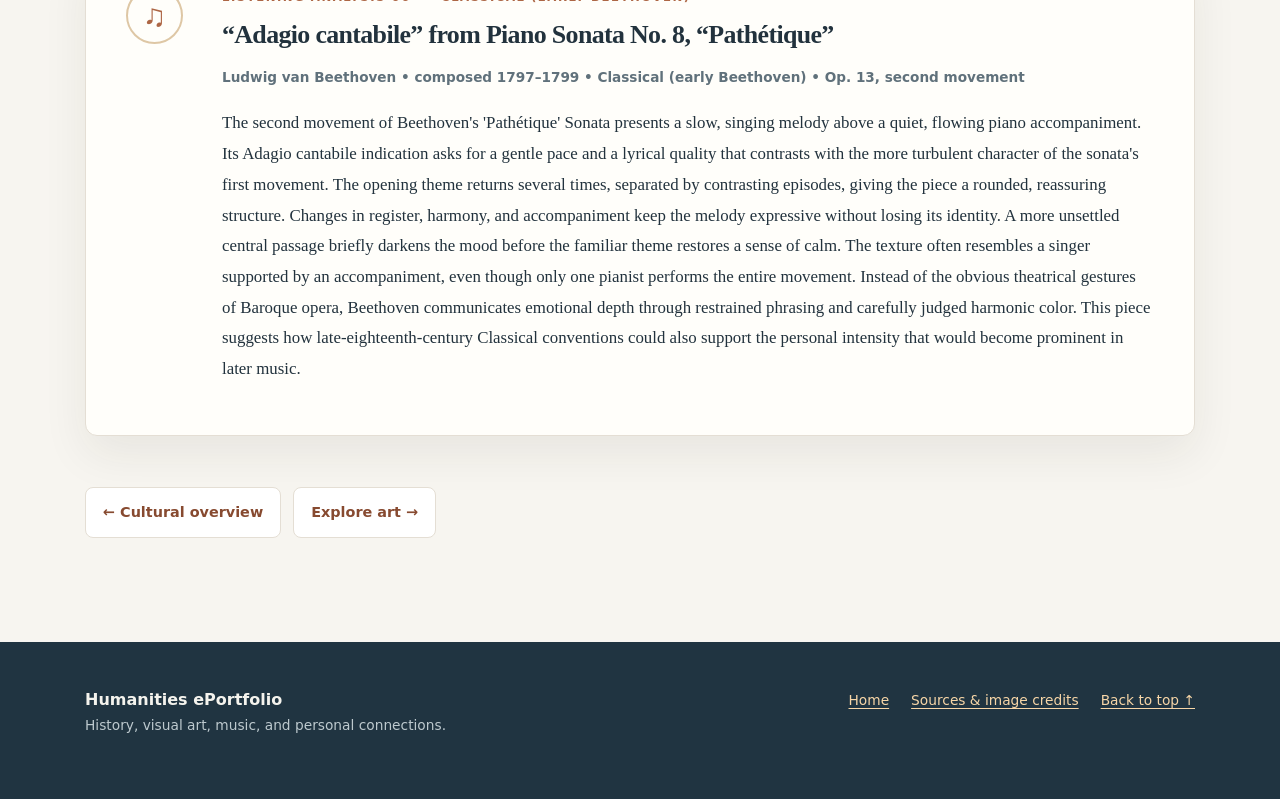
<file: early-modern-music.html>
<!doctype html>
<html lang="en"><head>
<meta charset="UTF-8"><meta name="viewport" content="width=device-width,initial-scale=1">
<meta name="description" content="Humanities ePortfolio: Early Modern Music Analyses by Tyler Tinney">
<title>Early Modern Music Analyses | Humanities ePortfolio</title>
<link rel="icon" href="assets/images/favicon.svg" type="image/svg+xml">
<link rel="stylesheet" href="assets/css/base.css"><link rel="stylesheet" href="assets/css/music.css">
</head><body>
<a class="skip-link" href="#main">Skip to main content</a>
<header class="site-header"><div class="container header-inner"><a class="brand" href="index.html"><span class="brand-mark">H</span><span>Humanities <small>ePortfolio</small></span></a>
<nav aria-label="Main navigation" class="main-nav"><a href="index.html">Home</a><a href="renaissance-essay.html">Renaissance</a><a href="early-modern-essay.html">Early Modern</a><a href="nineteenth-century-essay.html">19th Century</a><a href="personal-machiavelli.html">Personal Essays</a></nav></div></header>
<main id="main">
<section class="page-heading"><div class="container page-heading-grid"><div><p class="eyebrow">Early Modern World · HUM 202</p><h1>Early Modern Music Analyses</h1><p class="heading-description">Six works from Baroque and Classical traditions</p><p class="byline">By Tyler Tinney</p></div><img class="banner-art" src="assets/images/early.svg" alt="Decorative illustration representing Early Modern World" width="560" height="320"></div></section>
<div class="container gallery-intro"><p>Music reveals the emotions, structures, and values of an era through rhythm, harmony, instrumentation, texture, and expression. These selections are analyzed as musical works, not embedded commercial recordings. The original research and listening references are linked from the sources page.</p><p><a href="credits.html">Find research and listening references ↗</a></p></div><div class="container music-list"><article class="music-entry" id="music-01"><div class="music-icon" aria-hidden="true">♫</div><div><p class="eyebrow">Listening analysis 01 <span class="dot">•</span> Baroque</p><h2>“Tu se’ morta” from L’Orfeo</h2><p class="work-meta">Claudio Monteverdi • 1607 • Baroque • Operatic recitative (Act II)</p><p>In &#x27;Tu se’ morta&#x27; from L’Orfeo, the character Orpheus learns that his beloved Eurydice has died and struggles to respond. Rather than a steady dance rhythm, the singer uses a speechlike recitative whose pacing follows the emotional shape of the Italian words. The accompaniment is spare, supported by basso continuo, which leaves the solo voice exposed and intensifies the feeling of grief. Short melodic motions, pauses, and expressive dissonances reflect shock and uncertainty, while the harmony often takes on a dark, minor-key character. As Orpheus resolves to follow Eurydice toward the underworld, the line becomes more purposeful, suggesting determination emerging from despair. These changes are examples of musical rhetoric and word painting, where sound reinforces particular feelings or phrases in the text. The texture is primarily one melody supported by chords, making every inflection of the soloist significant. Monteverdi&#x27;s music demonstrates how early opera used dramatic text and musical expression together to make a mythological story feel intensely human.</p></div></article><article class="music-entry" id="music-02"><div class="music-icon" aria-hidden="true">♫</div><div><p class="eyebrow">Listening analysis 02 <span class="dot">•</span> Baroque</p><h2>“Spring,” First Movement, from The Four Seasons</h2><p class="work-meta">Antonio Vivaldi • composed circa 1718–1720; published 1725 • Baroque • Violin concerto in E major, RV 269</p><p>Vivaldi&#x27;s first movement of &#x27;Spring&#x27; begins with a bright, fast Allegro theme that suggests the excitement of nature awakening. A solo violin alternates with the string ensemble and basso continuo, creating a strong contrast between individual display and the returning orchestral ritornello. High trills and quick notes imitate birds calling, while gentle, flowing figures evoke streams and breezes. The mood darkens when repeated notes and agitated passages suggest thunder and lightning, including a temporary move toward minor harmony. After the storm, the cheerful material and birdlike gestures return, giving the movement a sense of renewal. Clear changes in dynamics, register, and texture help make the imagined outdoor scene understandable even without sung words. The concerto is program music because it follows ideas expressed in an accompanying poem, and the instrumental descriptions are often called tone painting. Its energetic rhythmic drive and elaborate solo violin writing make nature sound playful, unpredictable, and ultimately joyful.</p></div></article><article class="music-entry" id="music-03"><div class="music-icon" aria-hidden="true">♫</div><div><p class="eyebrow">Listening analysis 03 <span class="dot">•</span> Baroque</p><h2>“Hallelujah” Chorus from Messiah</h2><p class="work-meta">George Frideric Handel • composed 1741; premiered with Messiah in 1742 • Baroque • Sacred oratorio, HWV 56</p><p>Handel&#x27;s &#x27;Hallelujah&#x27; Chorus celebrates divine kingship through the combined sound of a four-part choir and orchestra. Its energetic opening and repeated exclamations establish a triumphant major-key atmosphere. The composer alternates passages in which the singers move together rhythmically with more intricate passages where different voice parts enter in succession. These changes between homophonic and imitative polyphonic textures make the proclamation feel both unified and expansive. Short repeated phrases build intensity, especially where the voices declare that the reign will last forever. Strong rhythmic accents and full-ensemble passages heighten the feeling of communal celebration, while softer or thinner moments make later arrivals sound more powerful. Because the text is biblical, its meaning is reinforced by direct musical gestures rather than by a plot acted out onstage. The work shows how Baroque composers could combine dramatic musical techniques with public religious expression in a large-scale sacred composition.</p></div></article><article class="music-entry" id="music-04"><div class="music-icon" aria-hidden="true">♫</div><div><p class="eyebrow">Listening analysis 04 <span class="dot">•</span> Classical</p><h2>“Eine kleine Nachtmusik,” First Movement</h2><p class="work-meta">Wolfgang Amadeus Mozart • 1787 • Classical • G major, K. 525, Allegro</p><p>Mozart&#x27;s first movement of Eine kleine Nachtmusik opens with a bold, memorable string statement that immediately establishes an energetic but orderly mood. The music is scored for strings, and the bright leading melody is supported by accompanying parts that make the texture easy to follow. Its brisk Allegro tempo and symmetrical phrases reveal the Classical preference for clarity and balance. Contrasting themes provide variety before familiar musical ideas return, illustrating the structural logic associated with sonata form. Small shifts between loud and soft, together with precise rhythmic patterns, sustain excitement without creating the continuous thick texture often heard in Baroque music. Although the title refers to night music, this movement does not attempt to imitate a literal nighttime scene. Instead, the polished exchanges and well-organized themes suggest social entertainment, elegance, and confident craftsmanship. The movement offers a useful comparison with Vivaldi because both are lively, but Mozart emphasizes balanced formal development more than pictorial descriptions of nature.</p></div></article><article class="music-entry" id="music-05"><div class="music-icon" aria-hidden="true">♫</div><div><p class="eyebrow">Listening analysis 05 <span class="dot">•</span> Classical</p><h2>“Surprise” Symphony, Second Movement</h2><p class="work-meta">Joseph Haydn • composed 1791 • Classical • Symphony No. 94 in G major, Andante</p><p>The second movement of Haydn&#x27;s Symphony No. 94 begins with a gentle, regularly phrased melody that seems almost like a simple song. The soft string texture creates a comfortable expectation, but a sudden loud chord from the orchestra interrupts it and gives the symphony its famous &#x27;Surprise&#x27; nickname. This unexpected dynamic contrast is humorous because it breaks a pattern the listener has just learned. Afterward, Haydn repeats and reshapes the musical theme through variations that change accompaniment, instrumentation, register, and intensity. The moderate Andante pace keeps the central tune recognizable even as its surroundings become more elaborate. Balanced phrases and clear tonal organization reflect Classical style, while the abrupt punctuation shows the composer&#x27;s playful imagination. The orchestra&#x27;s shifts between delicate and powerful sounds make active listening part of the experience. Haydn demonstrates that a carefully ordered structure can still be full of wit, inventiveness, and dramatic surprise.</p></div></article><article class="music-entry" id="music-06"><div class="music-icon" aria-hidden="true">♫</div><div><p class="eyebrow">Listening analysis 06 <span class="dot">•</span> Classical (early Beethoven)</p><h2>“Adagio cantabile” from Piano Sonata No. 8, “Pathétique”</h2><p class="work-meta">Ludwig van Beethoven • composed 1797–1799 • Classical (early Beethoven) • Op. 13, second movement</p><p>The second movement of Beethoven&#x27;s &#x27;Pathétique&#x27; Sonata presents a slow, singing melody above a quiet, flowing piano accompaniment. Its Adagio cantabile indication asks for a gentle pace and a lyrical quality that contrasts with the more turbulent character of the sonata&#x27;s first movement. The opening theme returns several times, separated by contrasting episodes, giving the piece a rounded, reassuring structure. Changes in register, harmony, and accompaniment keep the melody expressive without losing its identity. A more unsettled central passage briefly darkens the mood before the familiar theme restores a sense of calm. The texture often resembles a singer supported by an accompaniment, even though only one pianist performs the entire movement. Instead of the obvious theatrical gestures of Baroque opera, Beethoven communicates emotional depth through restrained phrasing and carefully judged harmonic color. This piece suggests how late-eighteenth-century Classical conventions could also support the personal intensity that would become prominent in later music.</p></div></article><div class="after-links"><a href="early-modern-essay.html">← Cultural overview</a><a href="early-modern-art.html">Explore art →</a></div></div></main>
<footer class="site-footer"><div class="container"><div><strong>Humanities ePortfolio</strong><p>History, visual art, music, and personal connections.</p></div><div><a href="index.html">Home</a><a href="credits.html">Sources & image credits</a><a href="#main">Back to top ↑</a></div></div></footer>
<script src="assets/js/site.js" defer></script>
</body></html>
</file>
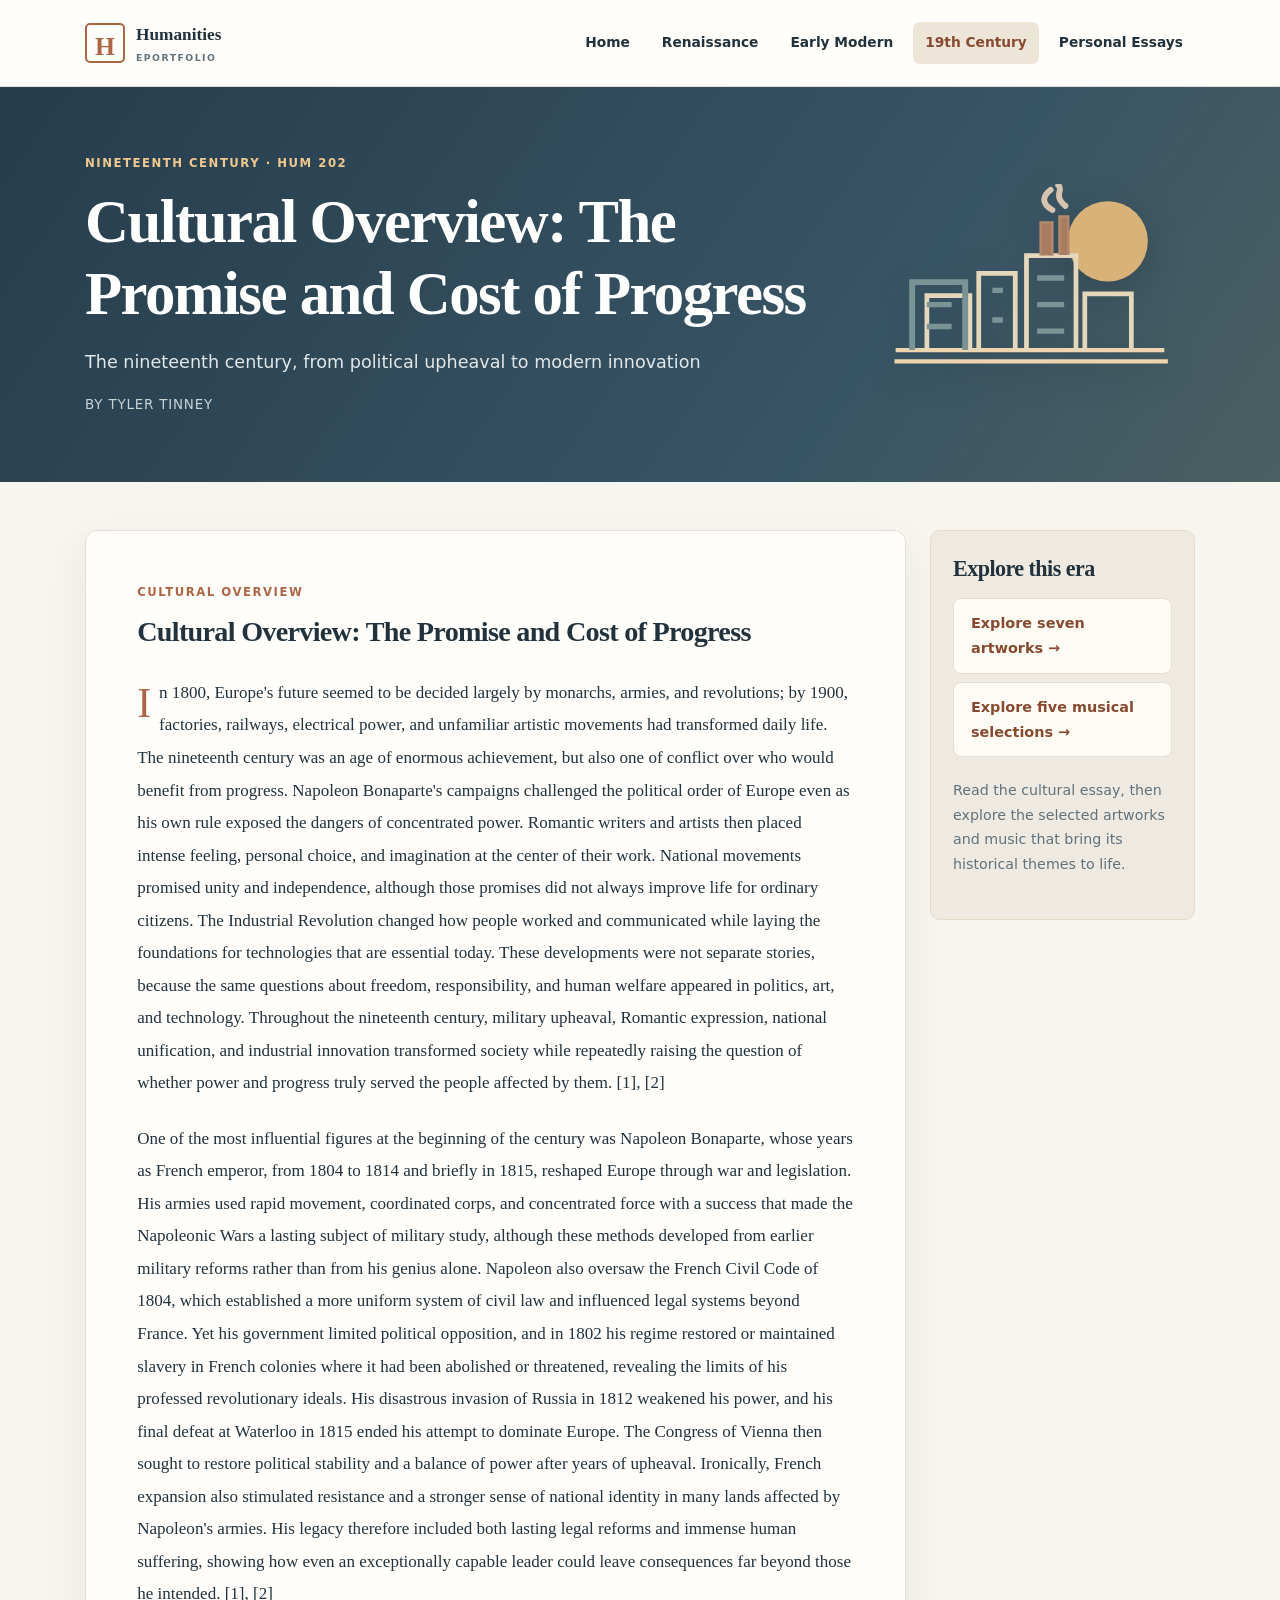
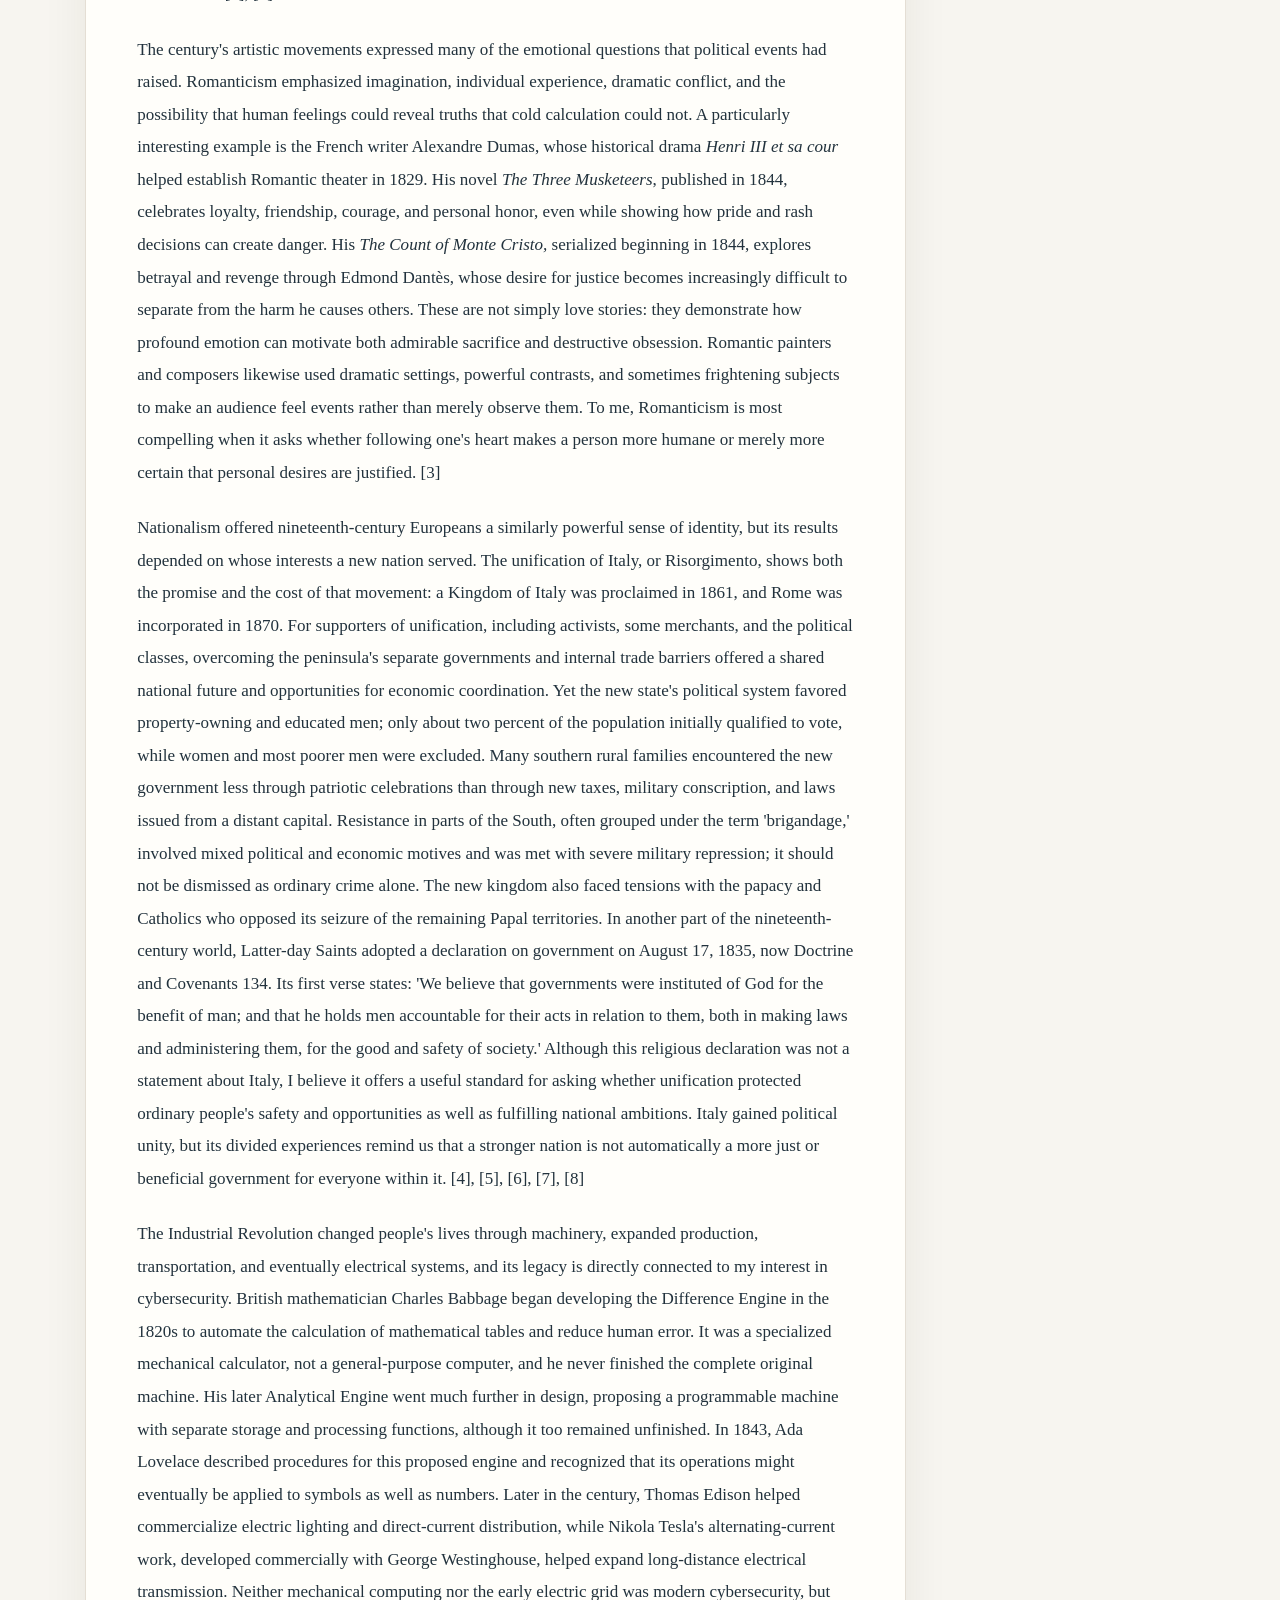
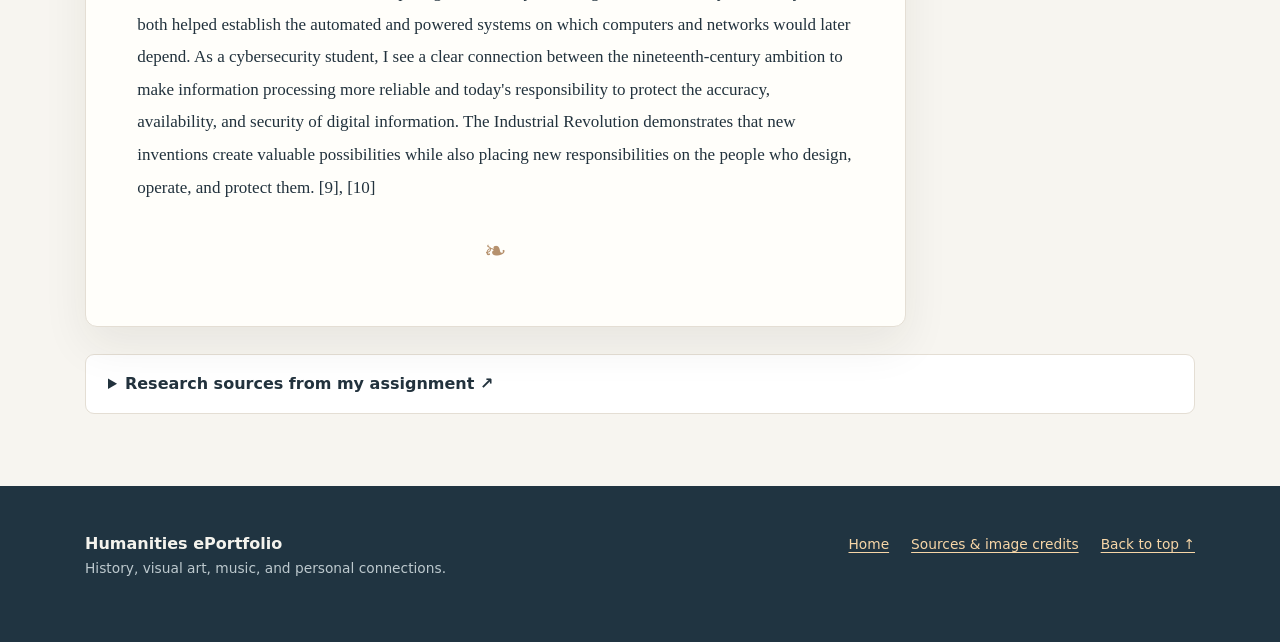
<file: nineteenth-century-essay.html>
<!doctype html>
<html lang="en"><head>
<meta charset="UTF-8"><meta name="viewport" content="width=device-width,initial-scale=1">
<meta name="description" content="Humanities ePortfolio: Cultural Overview: The Promise and Cost of Progress by Tyler Tinney">
<title>Cultural Overview: The Promise and Cost of Progress | Humanities ePortfolio</title>
<link rel="icon" href="assets/images/favicon.svg" type="image/svg+xml">
<link rel="stylesheet" href="assets/css/base.css"><link rel="stylesheet" href="assets/css/essay.css">
</head><body>
<a class="skip-link" href="#main">Skip to main content</a>
<header class="site-header"><div class="container header-inner"><a class="brand" href="index.html"><span class="brand-mark">H</span><span>Humanities <small>ePortfolio</small></span></a>
<nav aria-label="Main navigation" class="main-nav"><a href="index.html">Home</a><a href="renaissance-essay.html">Renaissance</a><a href="early-modern-essay.html">Early Modern</a><a href="nineteenth-century-essay.html" aria-current="page">19th Century</a><a href="personal-machiavelli.html">Personal Essays</a></nav></div></header>
<main id="main">
<section class="page-heading"><div class="container page-heading-grid"><div><p class="eyebrow">Nineteenth Century · HUM 202</p><h1>Cultural Overview: The Promise and Cost of Progress</h1><p class="heading-description">The nineteenth century, from political upheaval to modern innovation</p><p class="byline">By Tyler Tinney</p></div><img class="banner-art" src="assets/images/nineteenth.svg" alt="Decorative illustration representing Nineteenth Century" width="560" height="320"></div></section>
<div class="container content-area"><div class="essay-layout"><article class="paper"><p class="section-kicker">Cultural overview</p><h2>Cultural Overview: The Promise and Cost of Progress</h2><div class="essay-prose"><p>In 1800, Europe&#x27;s future seemed to be decided largely by monarchs, armies, and revolutions; by 1900, factories, railways, electrical power, and unfamiliar artistic movements had transformed daily life. The nineteenth century was an age of enormous achievement, but also one of conflict over who would benefit from progress. Napoleon Bonaparte&#x27;s campaigns challenged the political order of Europe even as his own rule exposed the dangers of concentrated power. Romantic writers and artists then placed intense feeling, personal choice, and imagination at the center of their work. National movements promised unity and independence, although those promises did not always improve life for ordinary citizens. The Industrial Revolution changed how people worked and communicated while laying the foundations for technologies that are essential today. These developments were not separate stories, because the same questions about freedom, responsibility, and human welfare appeared in politics, art, and technology. Throughout the nineteenth century, military upheaval, Romantic expression, national unification, and industrial innovation transformed society while repeatedly raising the question of whether power and progress truly served the people affected by them.  [1], [2]</p><p>One of the most influential figures at the beginning of the century was Napoleon Bonaparte, whose years as French emperor, from 1804 to 1814 and briefly in 1815, reshaped Europe through war and legislation. His armies used rapid movement, coordinated corps, and concentrated force with a success that made the Napoleonic Wars a lasting subject of military study, although these methods developed from earlier military reforms rather than from his genius alone. Napoleon also oversaw the French Civil Code of 1804, which established a more uniform system of civil law and influenced legal systems beyond France. Yet his government limited political opposition, and in 1802 his regime restored or maintained slavery in French colonies where it had been abolished or threatened, revealing the limits of his professed revolutionary ideals. His disastrous invasion of Russia in 1812 weakened his power, and his final defeat at Waterloo in 1815 ended his attempt to dominate Europe. The Congress of Vienna then sought to restore political stability and a balance of power after years of upheaval. Ironically, French expansion also stimulated resistance and a stronger sense of national identity in many lands affected by Napoleon&#x27;s armies. His legacy therefore included both lasting legal reforms and immense human suffering, showing how even an exceptionally capable leader could leave consequences far beyond those he intended.  [1], [2]</p><p>The century&#x27;s artistic movements expressed many of the emotional questions that political events had raised. Romanticism emphasized imagination, individual experience, dramatic conflict, and the possibility that human feelings could reveal truths that cold calculation could not. A particularly interesting example is the French writer Alexandre Dumas, whose historical drama <em>Henri III et sa cour</em> helped establish Romantic theater in 1829. His novel <em>The Three Musketeers</em>, published in 1844, celebrates loyalty, friendship, courage, and personal honor, even while showing how pride and rash decisions can create danger. His <em>The Count of Monte Cristo,</em> serialized beginning in 1844, explores betrayal and revenge through Edmond Dantès, whose desire for justice becomes increasingly difficult to separate from the harm he causes others. These are not simply love stories: they demonstrate how profound emotion can motivate both admirable sacrifice and destructive obsession. Romantic painters and composers likewise used dramatic settings, powerful contrasts, and sometimes frightening subjects to make an audience feel events rather than merely observe them. To me, Romanticism is most compelling when it asks whether following one&#x27;s heart makes a person more humane or merely more certain that personal desires are justified.  [3]</p><p>Nationalism offered nineteenth-century Europeans a similarly powerful sense of identity, but its results depended on whose interests a new nation served. The unification of Italy, or Risorgimento, shows both the promise and the cost of that movement: a Kingdom of Italy was proclaimed in 1861, and Rome was incorporated in 1870. For supporters of unification, including activists, some merchants, and the political classes, overcoming the peninsula&#x27;s separate governments and internal trade barriers offered a shared national future and opportunities for economic coordination. Yet the new state&#x27;s political system favored property-owning and educated men; only about two percent of the population initially qualified to vote, while women and most poorer men were excluded. Many southern rural families encountered the new government less through patriotic celebrations than through new taxes, military conscription, and laws issued from a distant capital. Resistance in parts of the South, often grouped under the term &#x27;brigandage,&#x27; involved mixed political and economic motives and was met with severe military repression; it should not be dismissed as ordinary crime alone. The new kingdom also faced tensions with the papacy and Catholics who opposed its seizure of the remaining Papal territories. In another part of the nineteenth-century world, Latter-day Saints adopted a declaration on government on August 17, 1835, now Doctrine and Covenants 134. Its first verse states: &#x27;We believe that governments were instituted of God for the benefit of man; and that he holds men accountable for their acts in relation to them, both in making laws and administering them, for the good and safety of society.&#x27; Although this religious declaration was not a statement about Italy, I believe it offers a useful standard for asking whether unification protected ordinary people&#x27;s safety and opportunities as well as fulfilling national ambitions. Italy gained political unity, but its divided experiences remind us that a stronger nation is not automatically a more just or beneficial government for everyone within it.  [4], [5], [6], [7], [8]</p><p>The Industrial Revolution changed people&#x27;s lives through machinery, expanded production, transportation, and eventually electrical systems, and its legacy is directly connected to my interest in cybersecurity. British mathematician Charles Babbage began developing the Difference Engine in the 1820s to automate the calculation of mathematical tables and reduce human error. It was a specialized mechanical calculator, not a general-purpose computer, and he never finished the complete original machine. His later Analytical Engine went much further in design, proposing a programmable machine with separate storage and processing functions, although it too remained unfinished. In 1843, Ada Lovelace described procedures for this proposed engine and recognized that its operations might eventually be applied to symbols as well as numbers. Later in the century, Thomas Edison helped commercialize electric lighting and direct-current distribution, while Nikola Tesla&#x27;s alternating-current work, developed commercially with George Westinghouse, helped expand long-distance electrical transmission. Neither mechanical computing nor the early electric grid was modern cybersecurity, but both helped establish the automated and powered systems on which computers and networks would later depend. As a cybersecurity student, I see a clear connection between the nineteenth-century ambition to make information processing more reliable and today&#x27;s responsibility to protect the accuracy, availability, and security of digital information. The Industrial Revolution demonstrates that new inventions create valuable possibilities while also placing new responsibilities on the people who design, operate, and protect them.  [9], [10]</p></div><p class="endmark" aria-hidden="true">❧</p></article><aside class="side-panel"><h2>Explore this era</h2><div class="side-links"><a href="nineteenth-century-art.html">Explore seven artworks →</a><a href="nineteenth-century-music.html">Explore five musical selections →</a></div><p class="side-note">Read the cultural essay, then explore the selected artworks and music that bring its historical themes to life.</p></aside></div><details class="sources-details"><summary>Research sources from my assignment <span>↗</span></summary><ol><li><strong>[1] French National Assembly. </strong>History of the Consulate and First Empire; French Civil Code (1804). <a href="https://www.assemblee-nationale.fr/dyn/histoire-et-patrimoine/consulat-et-premier-empire/la-codification-juridique" target="_blank" rel="noopener noreferrer">Source</a></li><li><strong>[2] French National Assembly. </strong>Abolition of Slavery, 1794 and 1848; restoration under Bonaparte in 1802. <a href="https://www2.assemblee-nationale.fr/14/evenements/2016/abolition-de-l-esclavage-1794-et-1848/1848-l-abolition-definitive/presentation2" target="_blank" rel="noopener noreferrer">Source</a></li><li><strong>[3] Encyclopaedia Britannica (1911), via Project Gutenberg. </strong>Alexandre Dumas: Henri III et sa cour, The Three Musketeers, and The Count of Monte Cristo. <a href="https://www.gutenberg.org/files/34751/34751-h/34751-h.htm" target="_blank" rel="noopener noreferrer">Source</a></li><li><strong>[4] The Journal of Economic History / Cambridge University Press. </strong>Internal Borders and Population Geography in the Unification of Italy (2023). <a href="https://www.cambridge.org/core/journals/journal-of-economic-history/article/internal-borders-and-population-geography-in-the-unification-of-italy/57FC9CF6B3AB3D2A31EDCA3E1A1CD062" target="_blank" rel="noopener noreferrer">Source</a></li><li><strong>[5] Journal of Economic Behavior &amp; Organization. </strong>Law enforcement and political participation: Italy, 1861–65 (2017). <a href="https://www.sciencedirect.com/science/article/abs/pii/S0167268117301543" target="_blank" rel="noopener noreferrer">Source</a></li><li><strong>[6] Bank of Italy, research paper. </strong>Historical background on Italian unification and southern taxation, conscription, and religious tensions. <a href="https://www.bancaditalia.it/pubblicazioni/temi-discussione/2017/2017-1124/en_tema_1124.pdf" target="_blank" rel="noopener noreferrer">Source</a></li><li><strong>[7] Journal of Modern Italian Studies. </strong>Southern rebels against Italian unification: the Great Brigandage in the province of Capitanata (2017). <a href="https://www.tandfonline.com/doi/full/10.1080/1354571X.2017.1350019" target="_blank" rel="noopener noreferrer">Source</a></li><li><strong>[8] The Church of Jesus Christ of Latter-day Saints. </strong>Doctrine and Covenants 134, heading and verse 1; “Of Governments and Laws” historical context. <a href="https://www.churchofjesuschrist.org/study/scriptures/dc-testament/dc/134?lang=eng" target="_blank" rel="noopener noreferrer">Source</a></li><li><strong>[9] Computer History Museum. </strong>A Brief History of Babbage’s Difference and Analytical Engines and Ada Lovelace. <a href="https://www.computerhistory.org/babbage/history/" target="_blank" rel="noopener noreferrer">Source</a></li><li><strong>[10] U.S. Department of Energy. </strong>The War of the Currents: AC vs. DC Power. <a href="https://www.energy.gov/articles/war-currents-ac-vs-dc-power" target="_blank" rel="noopener noreferrer">Source</a></li><li><strong>[11] The Open University. </strong>Schubert’s Lieder: Goethe settings and Erlkönig. <a href="https://www.open.edu/openlearn/history-the-arts/history-art/schuberts-lieder-settings-goethes-poems/content-section-4.4/" target="_blank" rel="noopener noreferrer">Source</a></li><li><strong>[12] Los Angeles Philharmonic. </strong>Die Walküre, Act III: Ride of the Valkyries. <a href="https://www.laphil.com/works/die-walkuere-act-iii-ride-of-the-valkyries" target="_blank" rel="noopener noreferrer">Source</a></li><li><strong>[13] Berliner Philharmoniker. </strong>Hector Berlioz: Symphonie fantastique, Op. 14, program notes. <a href="https://www.berliner-philharmoniker.de/en/programme-notes/hector-berlioz-symphonie-fantastique-op-14/" target="_blank" rel="noopener noreferrer">Source</a></li><li><strong>[14] Fryderyk Chopin Institute. </strong>Chopin’s polonaises: Op. 53, composition and musical character. <a href="https://chopin.nifc.pl/en/chopin/gatunki/6_polonaise" target="_blank" rel="noopener noreferrer">Source</a></li><li><strong>[15] The Morgan Library &amp; Museum. </strong>Claude Debussy: Suite bergamasque (c.1890, copyright 1905). <a href="https://www.themorgan.org/music-manuscripts-and-printed-music/70400" target="_blank" rel="noopener noreferrer">Source</a></li><li><strong>[16] Musée du Louvre. </strong>Collection entry: Le radeau de la Méduse. <a href="https://collections.louvre.fr/en/ark:/53355/cl010059199" target="_blank" rel="noopener noreferrer">Source</a></li><li><strong>[17] The National Gallery, London. </strong>Collection entry: The Fighting Temeraire. <a href="https://www.nationalgallery.org.uk/paintings/joseph-mallord-william-turner-the-fighting-temeraire" target="_blank" rel="noopener noreferrer">Source</a></li><li><strong>[18] Musée d’Orsay. </strong>Collection entry: Des glaneuses (The Gleaners). <a href="https://www.musee-orsay.fr/en/artworks/des-glaneuses-342" target="_blank" rel="noopener noreferrer">Source</a></li><li><strong>[19] Musée Marmottan Monet. </strong>Collection entry: Impression, soleil levant. <a href="https://www.marmottan.fr/en/notice/4014/" target="_blank" rel="noopener noreferrer">Source</a></li><li><strong>[20] Musée d’Orsay. </strong>Collection entry: Bal du moulin de la Galette. <a href="https://www.musee-orsay.fr/en/artworks/bal-du-moulin-de-la-galette-497" target="_blank" rel="noopener noreferrer">Source</a></li><li><strong>[21] Van Gogh Museum. </strong>Collection entry: The Bedroom (1888). <a href="https://www.vangoghmuseum.nl/en/collection/s0047V1962" target="_blank" rel="noopener noreferrer">Source</a></li><li><strong>[22] Munch Museum. </strong>Collection record: The Scream (1893), National Museum version. <a href="https://www.munch.no/en/object/PE.M.00326" target="_blank" rel="noopener noreferrer">Source</a></li></ol></details></div></main>
<footer class="site-footer"><div class="container"><div><strong>Humanities ePortfolio</strong><p>History, visual art, music, and personal connections.</p></div><div><a href="index.html">Home</a><a href="credits.html">Sources & image credits</a><a href="#main">Back to top ↑</a></div></div></footer>
<script src="assets/js/site.js" defer></script>
</body></html>
</file>
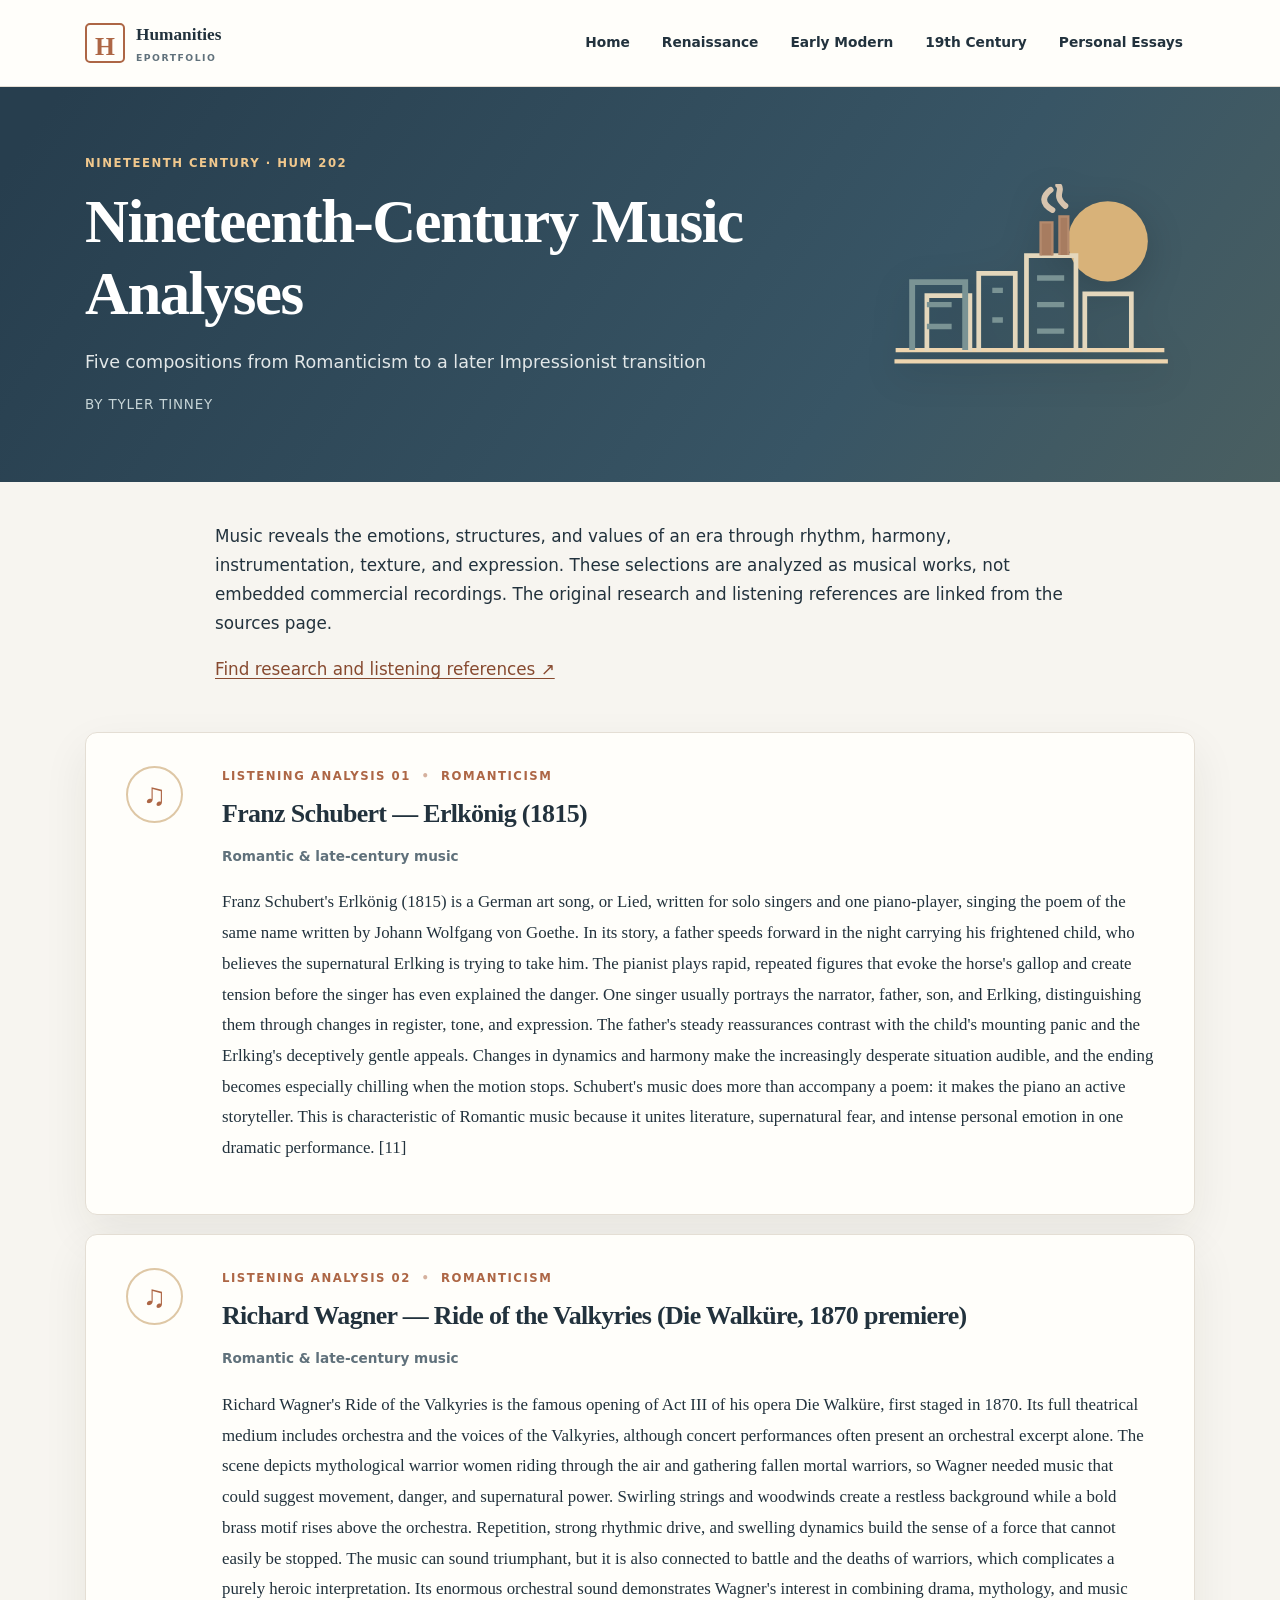
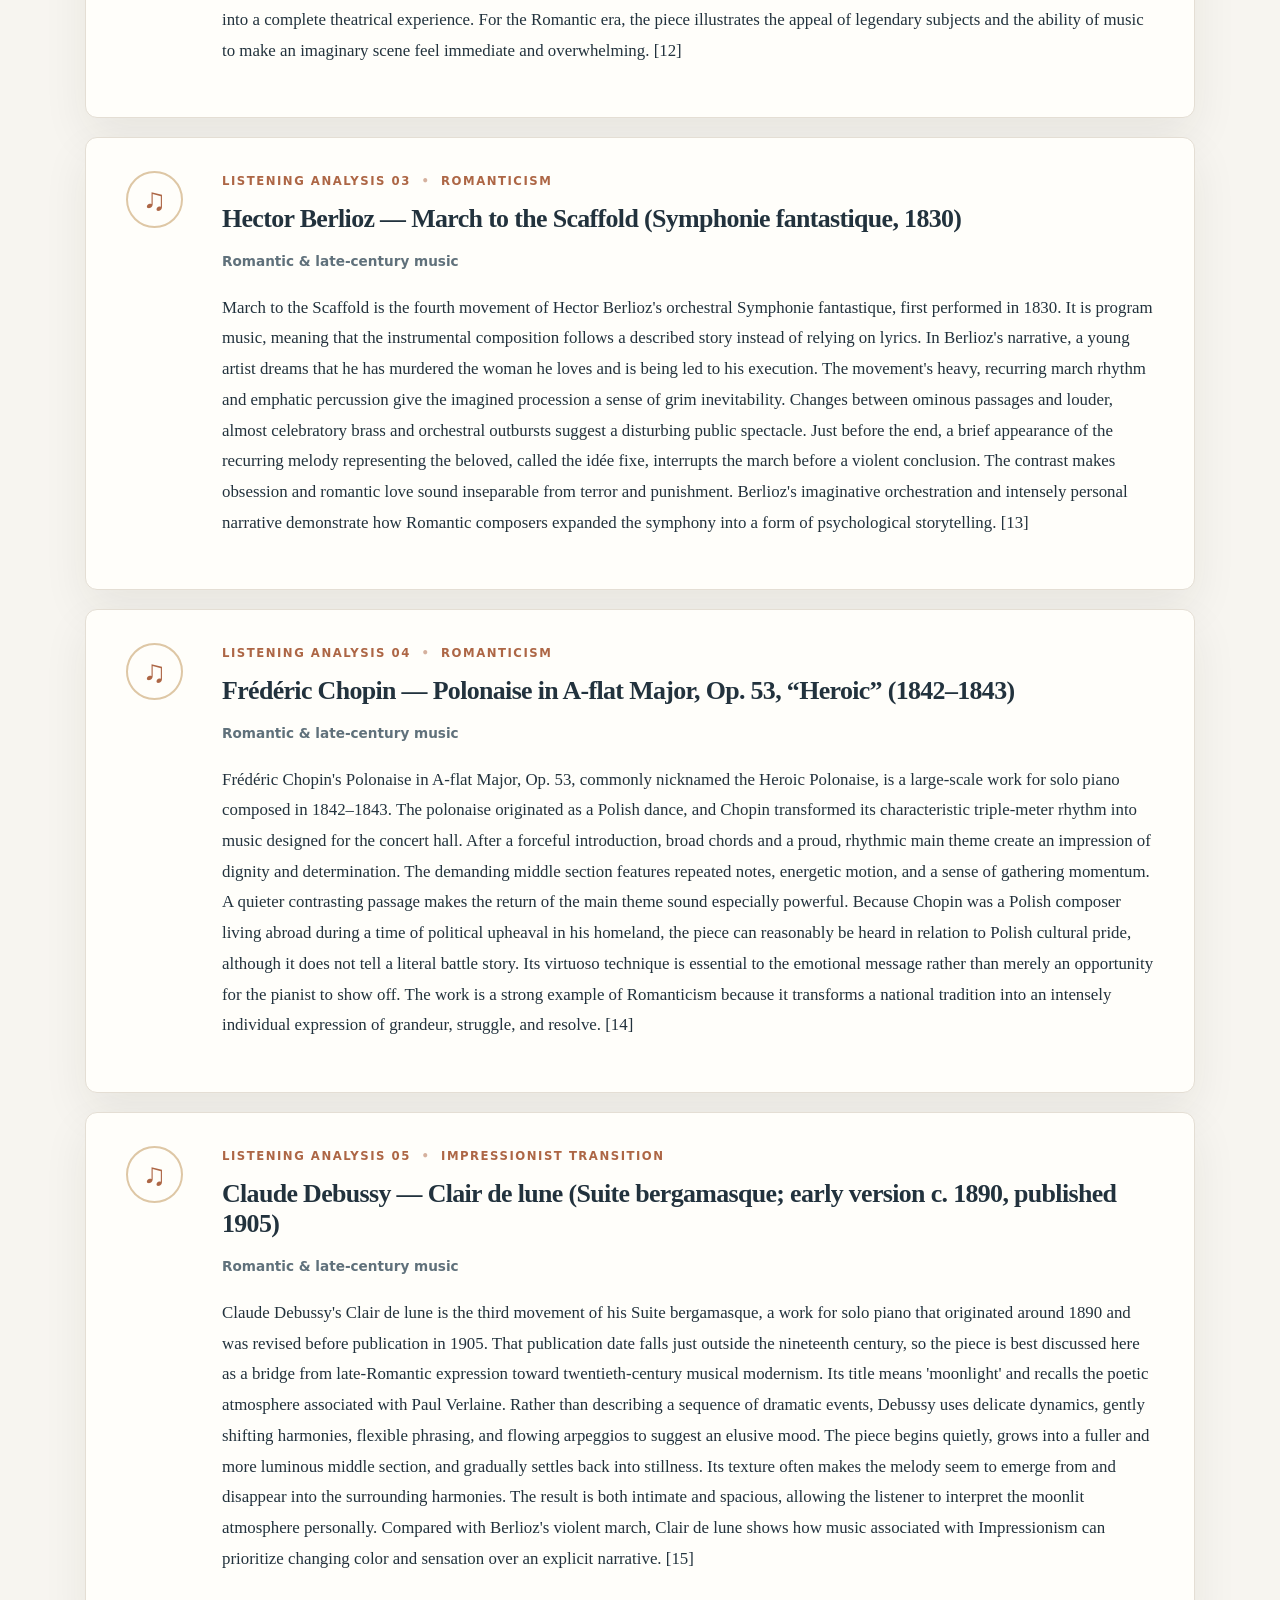
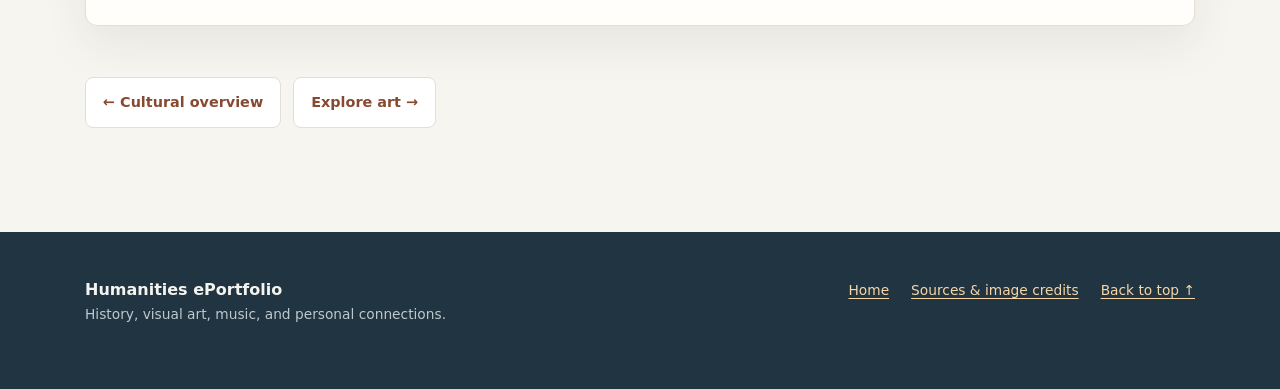
<file: nineteenth-century-music.html>
<!doctype html>
<html lang="en"><head>
<meta charset="UTF-8"><meta name="viewport" content="width=device-width,initial-scale=1">
<meta name="description" content="Humanities ePortfolio: Nineteenth-Century Music Analyses by Tyler Tinney">
<title>Nineteenth-Century Music Analyses | Humanities ePortfolio</title>
<link rel="icon" href="assets/images/favicon.svg" type="image/svg+xml">
<link rel="stylesheet" href="assets/css/base.css"><link rel="stylesheet" href="assets/css/music.css">
</head><body>
<a class="skip-link" href="#main">Skip to main content</a>
<header class="site-header"><div class="container header-inner"><a class="brand" href="index.html"><span class="brand-mark">H</span><span>Humanities <small>ePortfolio</small></span></a>
<nav aria-label="Main navigation" class="main-nav"><a href="index.html">Home</a><a href="renaissance-essay.html">Renaissance</a><a href="early-modern-essay.html">Early Modern</a><a href="nineteenth-century-essay.html">19th Century</a><a href="personal-machiavelli.html">Personal Essays</a></nav></div></header>
<main id="main">
<section class="page-heading"><div class="container page-heading-grid"><div><p class="eyebrow">Nineteenth Century · HUM 202</p><h1>Nineteenth-Century Music Analyses</h1><p class="heading-description">Five compositions from Romanticism to a later Impressionist transition</p><p class="byline">By Tyler Tinney</p></div><img class="banner-art" src="assets/images/nineteenth.svg" alt="Decorative illustration representing Nineteenth Century" width="560" height="320"></div></section>
<div class="container gallery-intro"><p>Music reveals the emotions, structures, and values of an era through rhythm, harmony, instrumentation, texture, and expression. These selections are analyzed as musical works, not embedded commercial recordings. The original research and listening references are linked from the sources page.</p><p><a href="credits.html">Find research and listening references ↗</a></p></div><div class="container music-list"><article class="music-entry" id="music-01"><div class="music-icon" aria-hidden="true">♫</div><div><p class="eyebrow">Listening analysis 01 <span class="dot">•</span> Romanticism</p><h2>Franz Schubert — Erlkönig (1815)</h2><p class="work-meta">Romantic &amp; late-century music</p><p>Franz Schubert&#x27;s Erlkönig (1815) is a German art song, or Lied, written for solo singers and one piano-player, singing the poem of the same name written by Johann Wolfgang von Goethe. In its story, a father speeds forward in the night carrying his frightened child, who believes the supernatural Erlking is trying to take him. The pianist plays rapid, repeated figures that evoke the horse&#x27;s gallop and create tension before the singer has even explained the danger. One singer usually portrays the narrator, father, son, and Erlking, distinguishing them through changes in register, tone, and expression. The father&#x27;s steady reassurances contrast with the child&#x27;s mounting panic and the Erlking&#x27;s deceptively gentle appeals. Changes in dynamics and harmony make the increasingly desperate situation audible, and the ending becomes especially chilling when the motion stops. Schubert&#x27;s music does more than accompany a poem: it makes the piano an active storyteller. This is characteristic of Romantic music because it unites literature, supernatural fear, and intense personal emotion in one dramatic performance.  [11]</p></div></article><article class="music-entry" id="music-02"><div class="music-icon" aria-hidden="true">♫</div><div><p class="eyebrow">Listening analysis 02 <span class="dot">•</span> Romanticism</p><h2>Richard Wagner — Ride of the Valkyries (Die Walküre, 1870 premiere)</h2><p class="work-meta">Romantic &amp; late-century music</p><p>Richard Wagner&#x27;s Ride of the Valkyries is the famous opening of Act III of his opera Die Walküre, first staged in 1870. Its full theatrical medium includes orchestra and the voices of the Valkyries, although concert performances often present an orchestral excerpt alone. The scene depicts mythological warrior women riding through the air and gathering fallen mortal warriors, so Wagner needed music that could suggest movement, danger, and supernatural power. Swirling strings and woodwinds create a restless background while a bold brass motif rises above the orchestra. Repetition, strong rhythmic drive, and swelling dynamics build the sense of a force that cannot easily be stopped. The music can sound triumphant, but it is also connected to battle and the deaths of warriors, which complicates a purely heroic interpretation. Its enormous orchestral sound demonstrates Wagner&#x27;s interest in combining drama, mythology, and music into a complete theatrical experience. For the Romantic era, the piece illustrates the appeal of legendary subjects and the ability of music to make an imaginary scene feel immediate and overwhelming.  [12]</p></div></article><article class="music-entry" id="music-03"><div class="music-icon" aria-hidden="true">♫</div><div><p class="eyebrow">Listening analysis 03 <span class="dot">•</span> Romanticism</p><h2>Hector Berlioz — March to the Scaffold (Symphonie fantastique, 1830)</h2><p class="work-meta">Romantic &amp; late-century music</p><p>March to the Scaffold is the fourth movement of Hector Berlioz&#x27;s orchestral Symphonie fantastique, first performed in 1830. It is program music, meaning that the instrumental composition follows a described story instead of relying on lyrics. In Berlioz&#x27;s narrative, a young artist dreams that he has murdered the woman he loves and is being led to his execution. The movement&#x27;s heavy, recurring march rhythm and emphatic percussion give the imagined procession a sense of grim inevitability. Changes between ominous passages and louder, almost celebratory brass and orchestral outbursts suggest a disturbing public spectacle. Just before the end, a brief appearance of the recurring melody representing the beloved, called the idée fixe, interrupts the march before a violent conclusion. The contrast makes obsession and romantic love sound inseparable from terror and punishment. Berlioz&#x27;s imaginative orchestration and intensely personal narrative demonstrate how Romantic composers expanded the symphony into a form of psychological storytelling.  [13]</p></div></article><article class="music-entry" id="music-04"><div class="music-icon" aria-hidden="true">♫</div><div><p class="eyebrow">Listening analysis 04 <span class="dot">•</span> Romanticism</p><h2>Frédéric Chopin — Polonaise in A-flat Major, Op. 53, “Heroic” (1842–1843)</h2><p class="work-meta">Romantic &amp; late-century music</p><p>Frédéric Chopin&#x27;s Polonaise in A-flat Major, Op. 53, commonly nicknamed the Heroic Polonaise, is a large-scale work for solo piano composed in 1842–1843. The polonaise originated as a Polish dance, and Chopin transformed its characteristic triple-meter rhythm into music designed for the concert hall. After a forceful introduction, broad chords and a proud, rhythmic main theme create an impression of dignity and determination. The demanding middle section features repeated notes, energetic motion, and a sense of gathering momentum. A quieter contrasting passage makes the return of the main theme sound especially powerful. Because Chopin was a Polish composer living abroad during a time of political upheaval in his homeland, the piece can reasonably be heard in relation to Polish cultural pride, although it does not tell a literal battle story. Its virtuoso technique is essential to the emotional message rather than merely an opportunity for the pianist to show off. The work is a strong example of Romanticism because it transforms a national tradition into an intensely individual expression of grandeur, struggle, and resolve.  [14]</p></div></article><article class="music-entry" id="music-05"><div class="music-icon" aria-hidden="true">♫</div><div><p class="eyebrow">Listening analysis 05 <span class="dot">•</span> Impressionist transition</p><h2>Claude Debussy — Clair de lune (Suite bergamasque; early version c. 1890, published 1905)</h2><p class="work-meta">Romantic &amp; late-century music</p><p>Claude Debussy&#x27;s Clair de lune is the third movement of his Suite bergamasque, a work for solo piano that originated around 1890 and was revised before publication in 1905. That publication date falls just outside the nineteenth century, so the piece is best discussed here as a bridge from late-Romantic expression toward twentieth-century musical modernism. Its title means &#x27;moonlight&#x27; and recalls the poetic atmosphere associated with Paul Verlaine. Rather than describing a sequence of dramatic events, Debussy uses delicate dynamics, gently shifting harmonies, flexible phrasing, and flowing arpeggios to suggest an elusive mood. The piece begins quietly, grows into a fuller and more luminous middle section, and gradually settles back into stillness. Its texture often makes the melody seem to emerge from and disappear into the surrounding harmonies. The result is both intimate and spacious, allowing the listener to interpret the moonlit atmosphere personally. Compared with Berlioz&#x27;s violent march, Clair de lune shows how music associated with Impressionism can prioritize changing color and sensation over an explicit narrative.  [15]</p></div></article><div class="after-links"><a href="nineteenth-century-essay.html">← Cultural overview</a><a href="nineteenth-century-art.html">Explore art →</a></div></div></main>
<footer class="site-footer"><div class="container"><div><strong>Humanities ePortfolio</strong><p>History, visual art, music, and personal connections.</p></div><div><a href="index.html">Home</a><a href="credits.html">Sources & image credits</a><a href="#main">Back to top ↑</a></div></div></footer>
<script src="assets/js/site.js" defer></script>
</body></html>
</file>
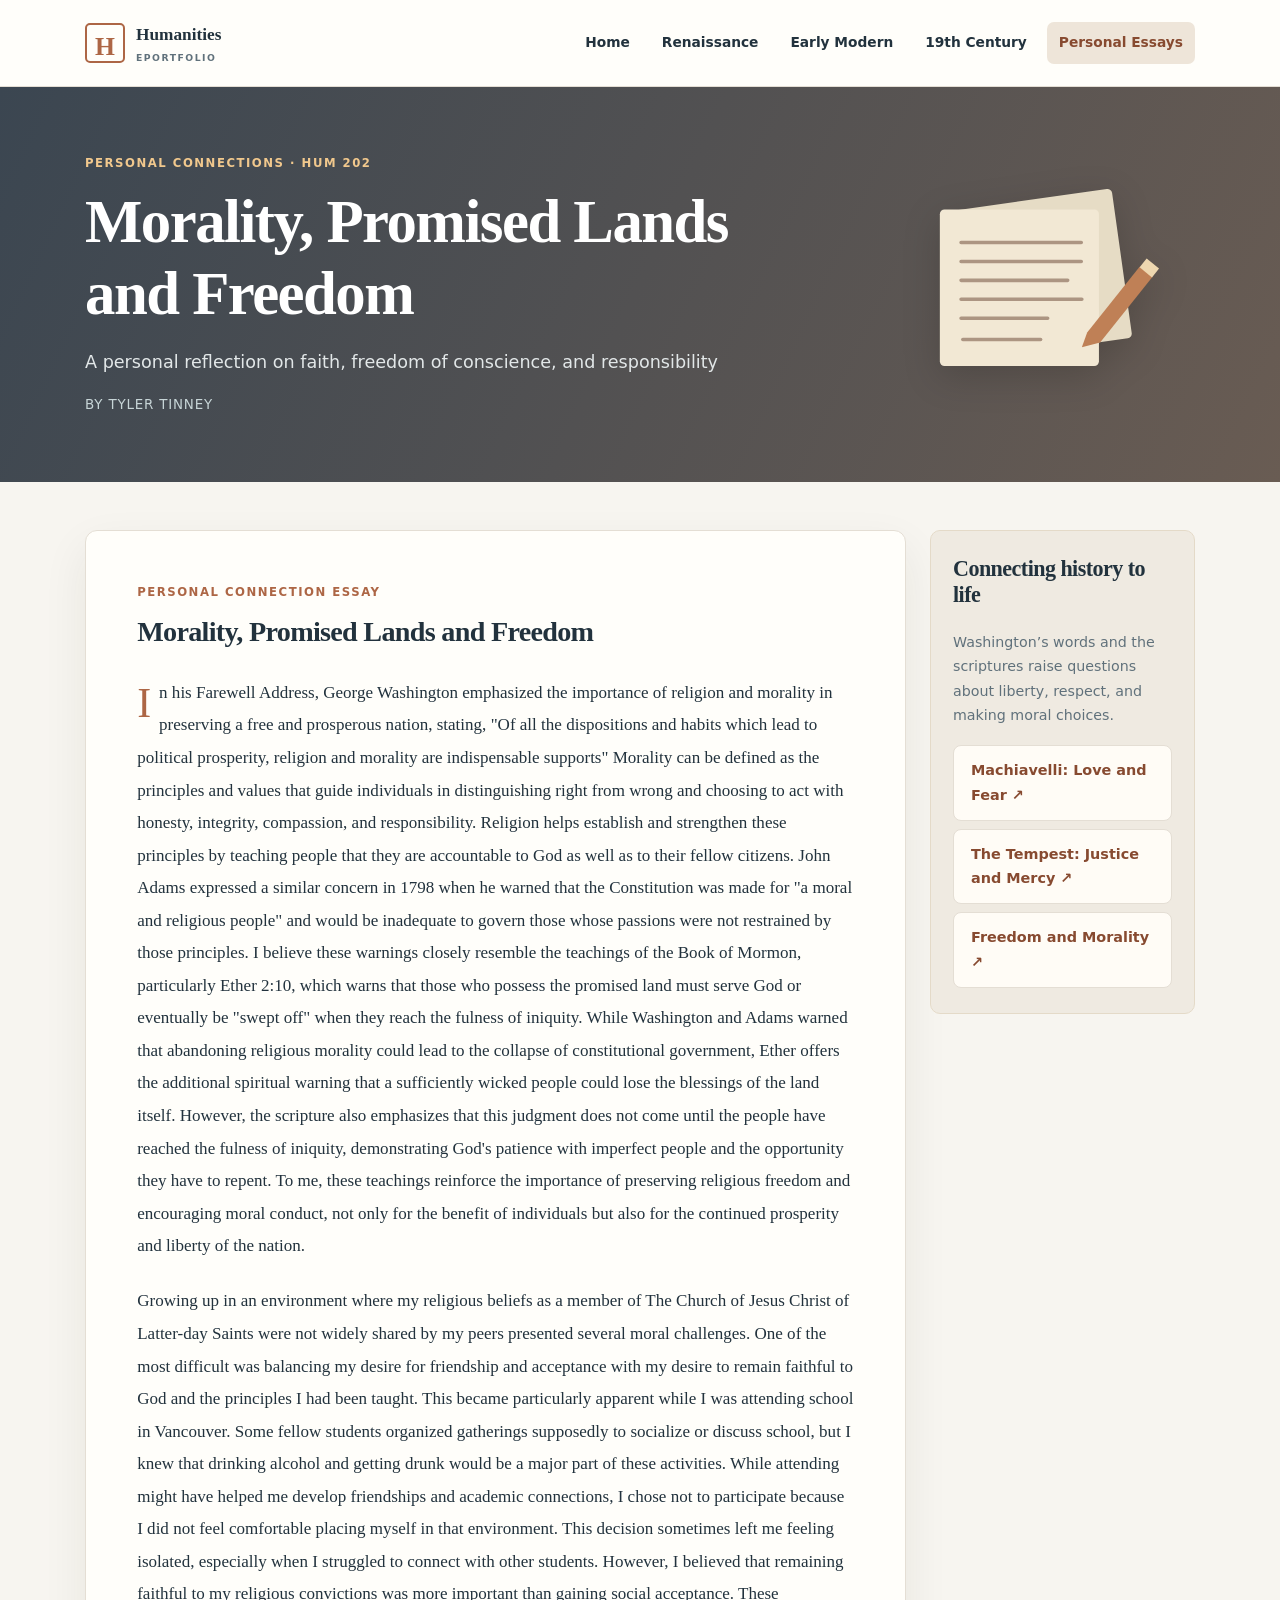
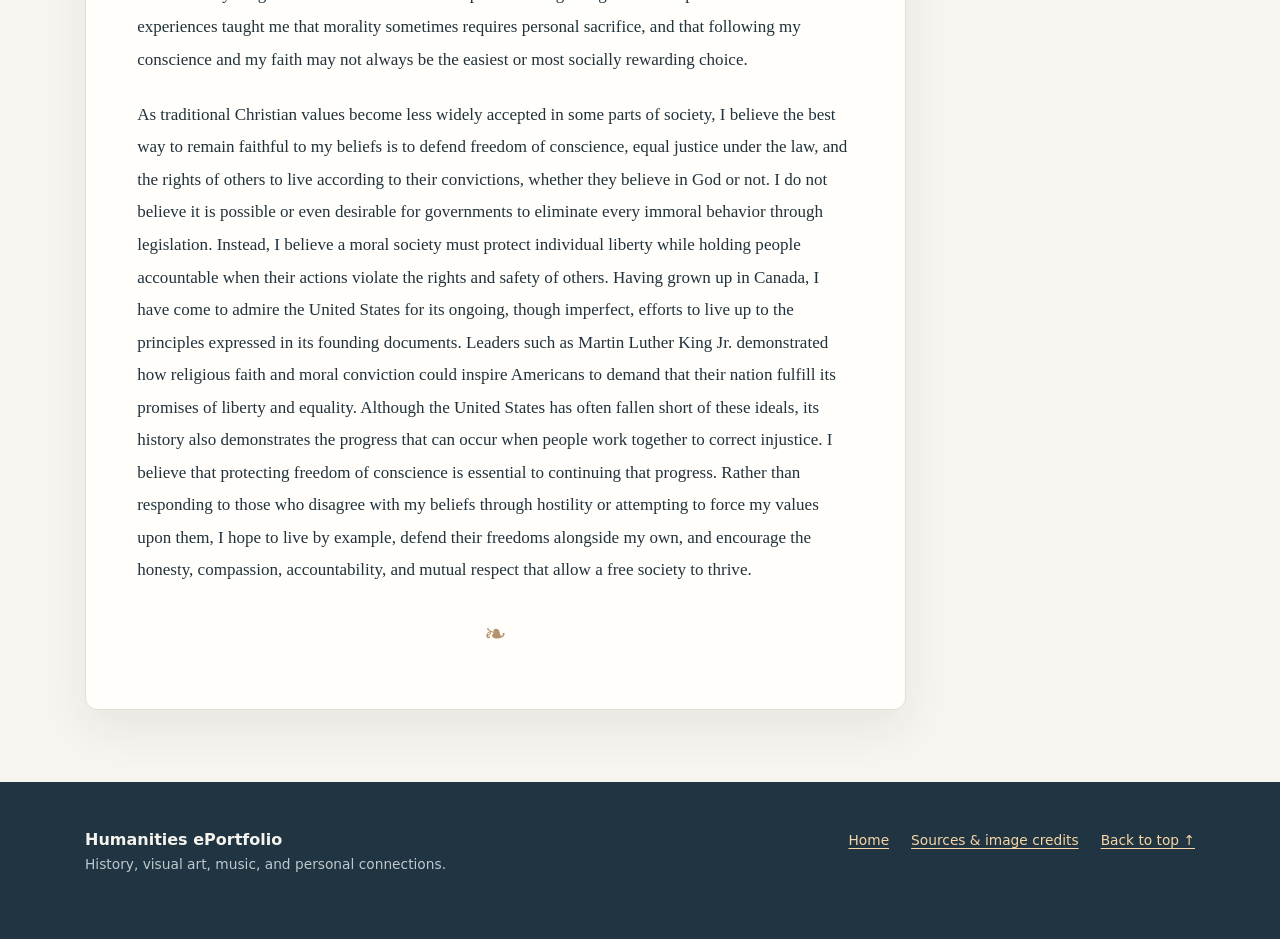
<file: personal-freedom.html>
<!doctype html>
<html lang="en"><head>
<meta charset="UTF-8"><meta name="viewport" content="width=device-width,initial-scale=1">
<meta name="description" content="Humanities ePortfolio: Morality, Promised Lands and Freedom by Tyler Tinney">
<title>Morality, Promised Lands and Freedom | Humanities ePortfolio</title>
<link rel="icon" href="assets/images/favicon.svg" type="image/svg+xml">
<link rel="stylesheet" href="assets/css/base.css"><link rel="stylesheet" href="assets/css/personal.css">
</head><body>
<a class="skip-link" href="#main">Skip to main content</a>
<header class="site-header"><div class="container header-inner"><a class="brand" href="index.html"><span class="brand-mark">H</span><span>Humanities <small>ePortfolio</small></span></a>
<nav aria-label="Main navigation" class="main-nav"><a href="index.html">Home</a><a href="renaissance-essay.html">Renaissance</a><a href="early-modern-essay.html">Early Modern</a><a href="nineteenth-century-essay.html">19th Century</a><a href="personal-machiavelli.html" aria-current="page">Personal Essays</a></nav></div></header>
<main id="main">
<section class="page-heading"><div class="container page-heading-grid"><div><p class="eyebrow">Personal Connections · HUM 202</p><h1>Morality, Promised Lands and Freedom</h1><p class="heading-description">A personal reflection on faith, freedom of conscience, and responsibility</p><p class="byline">By Tyler Tinney</p></div><img class="banner-art" src="assets/images/reflection.svg" alt="Decorative illustration representing Personal Connections" width="560" height="320"></div></section>
<div class="container content-area"><div class="essay-layout"><article class="paper"><p class="section-kicker">Personal connection essay</p><h2>Morality, Promised Lands and Freedom</h2><div class="essay-prose"><p>In his Farewell Address, George Washington emphasized the importance of religion and morality in preserving a free and prosperous nation, stating, &quot;Of all the dispositions and habits which lead to political prosperity, religion and morality are indispensable supports&quot;  Morality can be defined as the principles and values that guide individuals in distinguishing right from wrong and choosing to act with honesty, integrity, compassion, and responsibility. Religion helps establish and strengthen these principles by teaching people that they are accountable to God as well as to their fellow citizens. John Adams expressed a similar concern in 1798 when he warned that the Constitution was made for &quot;a moral and religious people&quot; and would be inadequate to govern those whose passions were not restrained by those principles. I believe these warnings closely resemble the teachings of the Book of Mormon, particularly Ether 2:10, which warns that those who possess the promised land must serve God or eventually be &quot;swept off&quot; when they reach the fulness of iniquity. While Washington and Adams warned that abandoning religious morality could lead to the collapse of constitutional government, Ether offers the additional spiritual warning that a sufficiently wicked people could lose the blessings of the land itself. However, the scripture also emphasizes that this judgment does not come until the people have reached the fulness of iniquity, demonstrating God&#x27;s patience with imperfect people and the opportunity they have to repent. To me, these teachings reinforce the importance of preserving religious freedom and encouraging moral conduct, not only for the benefit of individuals but also for the continued prosperity and liberty of the nation.</p><p>Growing up in an environment where my religious beliefs as a member of The Church of Jesus Christ of Latter-day Saints were not widely shared by my peers presented several moral challenges. One of the most difficult was balancing my desire for friendship and acceptance with my desire to remain faithful to God and the principles I had been taught. This became particularly apparent while I was attending school in Vancouver. Some fellow students organized gatherings supposedly to socialize or discuss school, but I knew that drinking alcohol and getting drunk would be a major part of these activities. While attending might have helped me develop friendships and academic connections, I chose not to participate because I did not feel comfortable placing myself in that environment. This decision sometimes left me feeling isolated, especially when I struggled to connect with other students. However, I believed that remaining faithful to my religious convictions was more important than gaining social acceptance. These experiences taught me that morality sometimes requires personal sacrifice, and that following my conscience and my faith may not always be the easiest or most socially rewarding choice.</p><p>As traditional Christian values become less widely accepted in some parts of society, I believe the best way to remain faithful to my beliefs is to defend freedom of conscience, equal justice under the law, and the rights of others to live according to their convictions, whether they believe in God or not. I do not believe it is possible or even desirable for governments to eliminate every immoral behavior through legislation. Instead, I believe a moral society must protect individual liberty while holding people accountable when their actions violate the rights and safety of others. Having grown up in Canada, I have come to admire the United States for its ongoing, though imperfect, efforts to live up to the principles expressed in its founding documents. Leaders such as Martin Luther King Jr. demonstrated how religious faith and moral conviction could inspire Americans to demand that their nation fulfill its promises of liberty and equality. Although the United States has often fallen short of these ideals, its history also demonstrates the progress that can occur when people work together to correct injustice. I believe that protecting freedom of conscience is essential to continuing that progress. Rather than responding to those who disagree with my beliefs through hostility or attempting to force my values upon them, I hope to live by example, defend their freedoms alongside my own, and encourage the honesty, compassion, accountability, and mutual respect that allow a free society to thrive.</p></div><p class="endmark" aria-hidden="true">❧</p></article><aside class="side-panel"><h2>Connecting history to life</h2><p class="side-note">Washington’s words and the scriptures raise questions about liberty, respect, and making moral choices.</p><div class="side-links"><a href="personal-machiavelli.html">Machiavelli: Love and Fear ↗</a><a href="personal-tempest.html">The Tempest: Justice and Mercy ↗</a><a href="personal-freedom.html">Freedom and Morality ↗</a></div></aside></div></div></main>
<footer class="site-footer"><div class="container"><div><strong>Humanities ePortfolio</strong><p>History, visual art, music, and personal connections.</p></div><div><a href="index.html">Home</a><a href="credits.html">Sources & image credits</a><a href="#main">Back to top ↑</a></div></div></footer>
<script src="assets/js/site.js" defer></script>
</body></html>
</file>
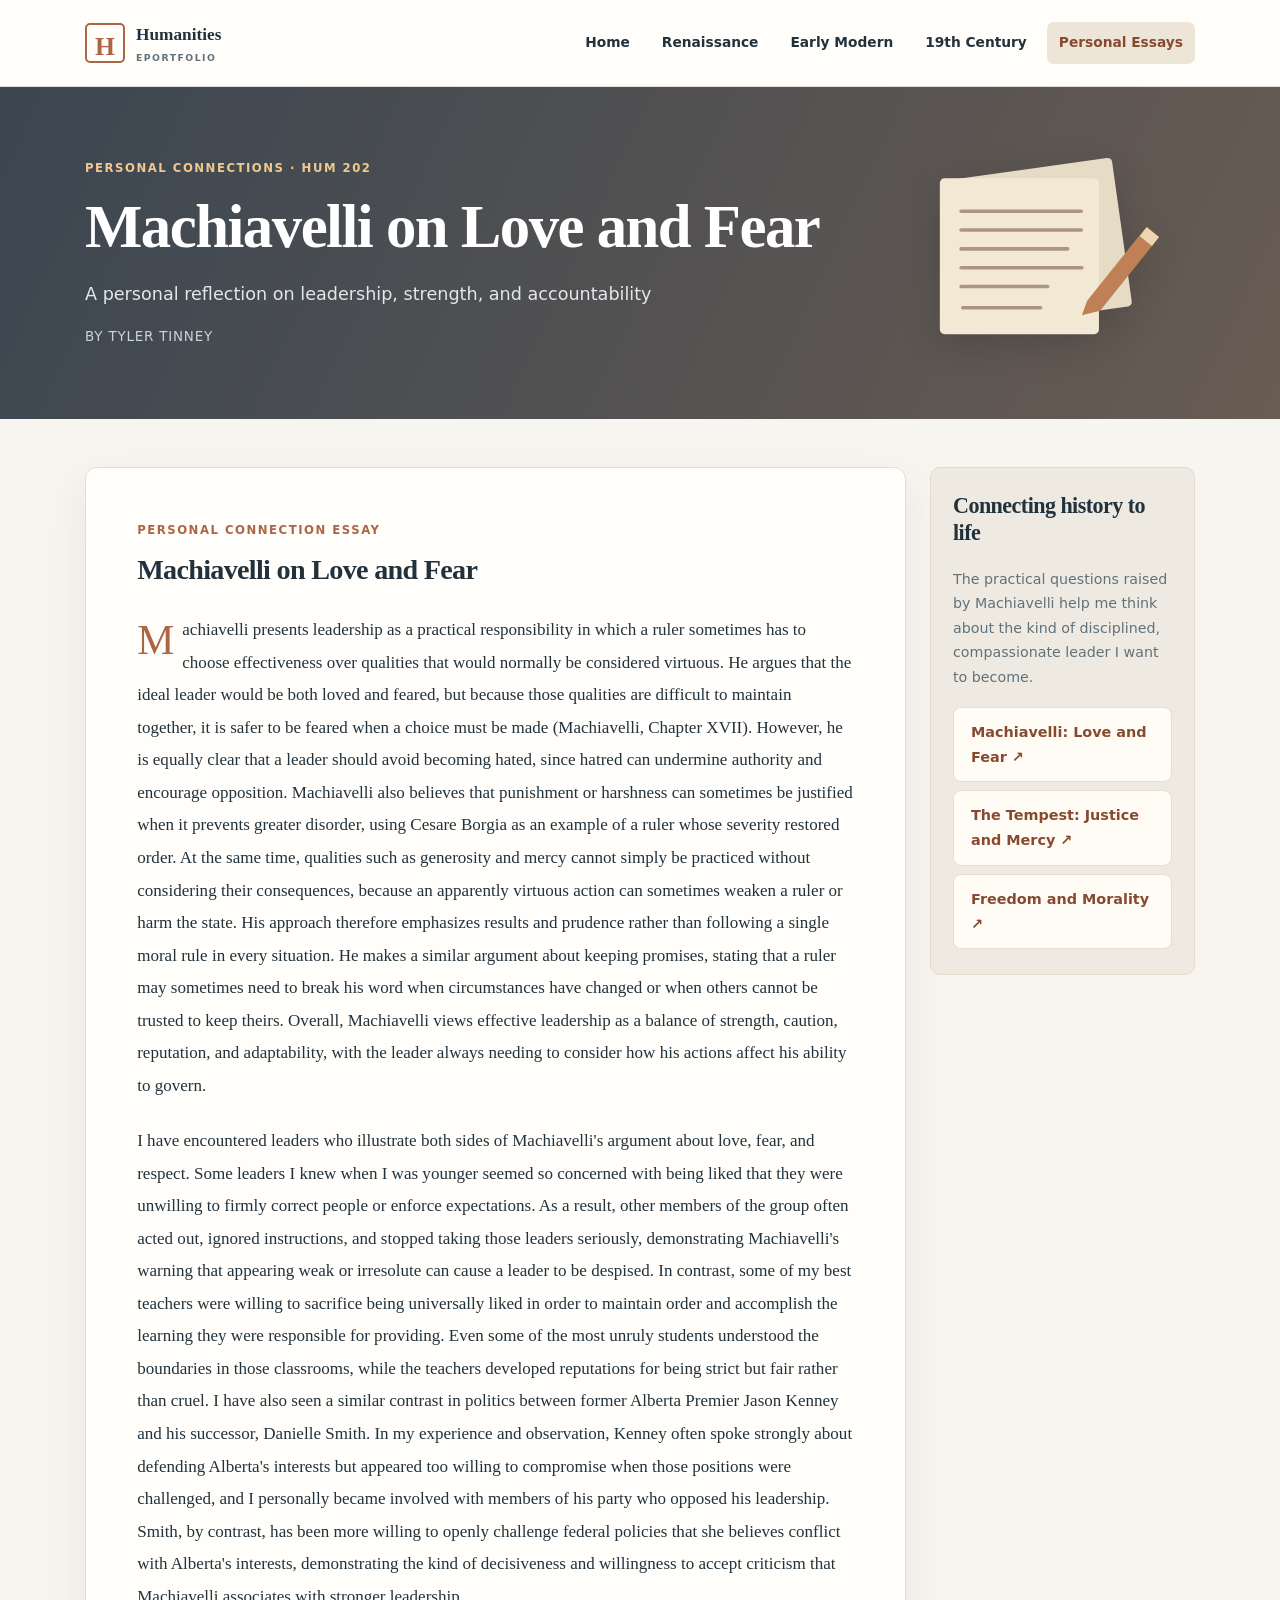
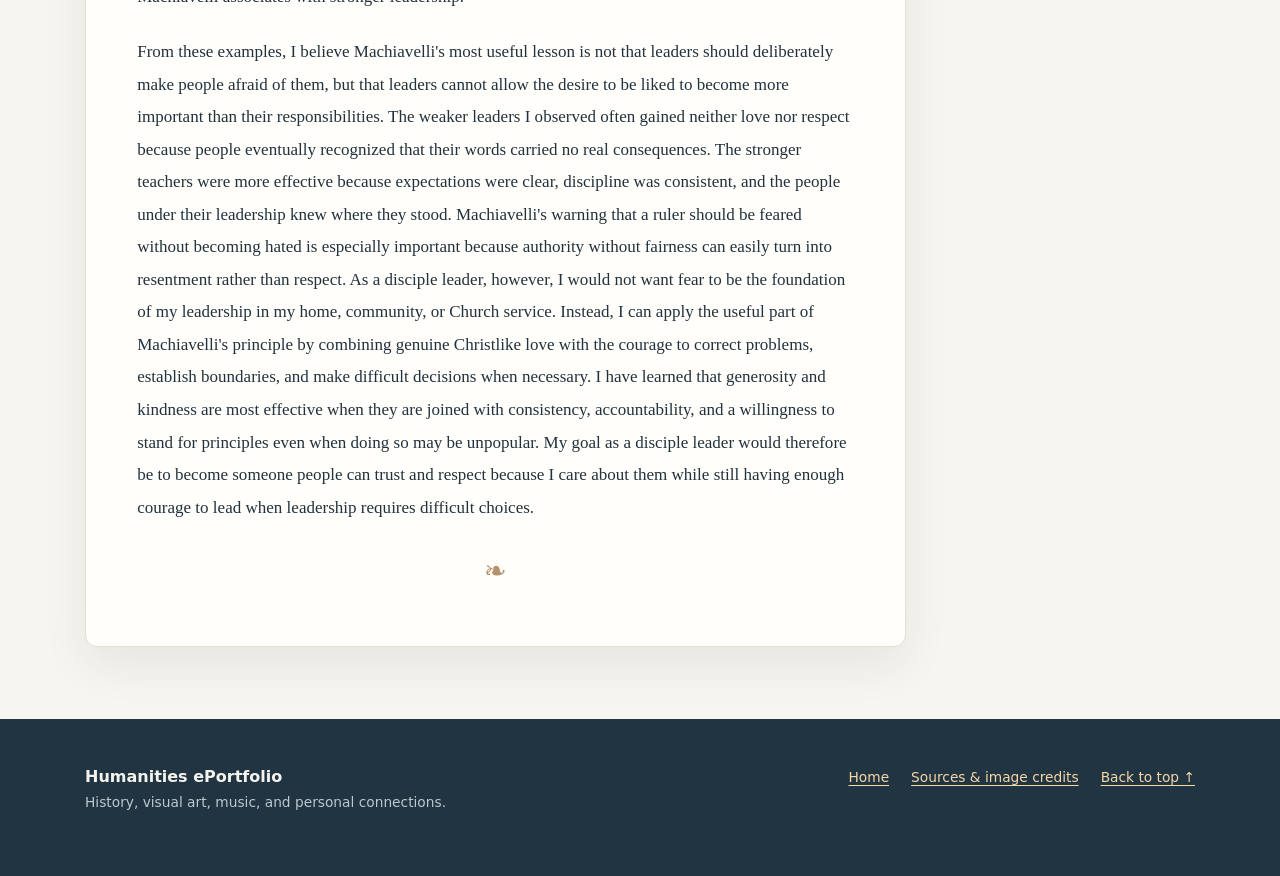
<file: personal-machiavelli.html>
<!doctype html>
<html lang="en"><head>
<meta charset="UTF-8"><meta name="viewport" content="width=device-width,initial-scale=1">
<meta name="description" content="Humanities ePortfolio: Machiavelli on Love and Fear by Tyler Tinney">
<title>Machiavelli on Love and Fear | Humanities ePortfolio</title>
<link rel="icon" href="assets/images/favicon.svg" type="image/svg+xml">
<link rel="stylesheet" href="assets/css/base.css"><link rel="stylesheet" href="assets/css/personal.css">
</head><body>
<a class="skip-link" href="#main">Skip to main content</a>
<header class="site-header"><div class="container header-inner"><a class="brand" href="index.html"><span class="brand-mark">H</span><span>Humanities <small>ePortfolio</small></span></a>
<nav aria-label="Main navigation" class="main-nav"><a href="index.html">Home</a><a href="renaissance-essay.html">Renaissance</a><a href="early-modern-essay.html">Early Modern</a><a href="nineteenth-century-essay.html">19th Century</a><a href="personal-machiavelli.html" aria-current="page">Personal Essays</a></nav></div></header>
<main id="main">
<section class="page-heading"><div class="container page-heading-grid"><div><p class="eyebrow">Personal Connections · HUM 202</p><h1>Machiavelli on Love and Fear</h1><p class="heading-description">A personal reflection on leadership, strength, and accountability</p><p class="byline">By Tyler Tinney</p></div><img class="banner-art" src="assets/images/reflection.svg" alt="Decorative illustration representing Personal Connections" width="560" height="320"></div></section>
<div class="container content-area"><div class="essay-layout"><article class="paper"><p class="section-kicker">Personal connection essay</p><h2>Machiavelli on Love and Fear</h2><div class="essay-prose"><p>Machiavelli presents leadership as a practical responsibility in which a ruler sometimes has to choose effectiveness over qualities that would normally be considered virtuous. He argues that the ideal leader would be both loved and feared, but because those qualities are difficult to maintain together, it is safer to be feared when a choice must be made (Machiavelli, Chapter XVII). However, he is equally clear that a leader should avoid becoming hated, since hatred can undermine authority and encourage opposition. Machiavelli also believes that punishment or harshness can sometimes be justified when it prevents greater disorder, using Cesare Borgia as an example of a ruler whose severity restored order. At the same time, qualities such as generosity and mercy cannot simply be practiced without considering their consequences, because an apparently virtuous action can sometimes weaken a ruler or harm the state. His approach therefore emphasizes results and prudence rather than following a single moral rule in every situation. He makes a similar argument about keeping promises, stating that a ruler may sometimes need to break his word when circumstances have changed or when others cannot be trusted to keep theirs. Overall, Machiavelli views effective leadership as a balance of strength, caution, reputation, and adaptability, with the leader always needing to consider how his actions affect his ability to govern.</p><p>I have encountered leaders who illustrate both sides of Machiavelli&#x27;s argument about love, fear, and respect. Some leaders I knew when I was younger seemed so concerned with being liked that they were unwilling to firmly correct people or enforce expectations. As a result, other members of the group often acted out, ignored instructions, and stopped taking those leaders seriously, demonstrating Machiavelli&#x27;s warning that appearing weak or irresolute can cause a leader to be despised. In contrast, some of my best teachers were willing to sacrifice being universally liked in order to maintain order and accomplish the learning they were responsible for providing. Even some of the most unruly students understood the boundaries in those classrooms, while the teachers developed reputations for being strict but fair rather than cruel. I have also seen a similar contrast in politics between former Alberta Premier Jason Kenney and his successor, Danielle Smith. In my experience and observation, Kenney often spoke strongly about defending Alberta&#x27;s interests but appeared too willing to compromise when those positions were challenged, and I personally became involved with members of his party who opposed his leadership. Smith, by contrast, has been more willing to openly challenge federal policies that she believes conflict with Alberta&#x27;s interests, demonstrating the kind of decisiveness and willingness to accept criticism that Machiavelli associates with stronger leadership.</p><p>From these examples, I believe Machiavelli&#x27;s most useful lesson is not that leaders should deliberately make people afraid of them, but that leaders cannot allow the desire to be liked to become more important than their responsibilities. The weaker leaders I observed often gained neither love nor respect because people eventually recognized that their words carried no real consequences. The stronger teachers were more effective because expectations were clear, discipline was consistent, and the people under their leadership knew where they stood. Machiavelli&#x27;s warning that a ruler should be feared without becoming hated is especially important because authority without fairness can easily turn into resentment rather than respect. As a disciple leader, however, I would not want fear to be the foundation of my leadership in my home, community, or Church service. Instead, I can apply the useful part of Machiavelli&#x27;s principle by combining genuine Christlike love with the courage to correct problems, establish boundaries, and make difficult decisions when necessary. I have learned that generosity and kindness are most effective when they are joined with consistency, accountability, and a willingness to stand for principles even when doing so may be unpopular. My goal as a disciple leader would therefore be to become someone people can trust and respect because I care about them while still having enough courage to lead when leadership requires difficult choices.</p></div><p class="endmark" aria-hidden="true">❧</p></article><aside class="side-panel"><h2>Connecting history to life</h2><p class="side-note">The practical questions raised by Machiavelli help me think about the kind of disciplined, compassionate leader I want to become.</p><div class="side-links"><a href="personal-machiavelli.html" aria-current="page">Machiavelli: Love and Fear ↗</a><a href="personal-tempest.html">The Tempest: Justice and Mercy ↗</a><a href="personal-freedom.html">Freedom and Morality ↗</a></div></aside></div></div></main>
<footer class="site-footer"><div class="container"><div><strong>Humanities ePortfolio</strong><p>History, visual art, music, and personal connections.</p></div><div><a href="index.html">Home</a><a href="credits.html">Sources & image credits</a><a href="#main">Back to top ↑</a></div></div></footer>
<script src="assets/js/site.js" defer></script>
</body></html>
</file>
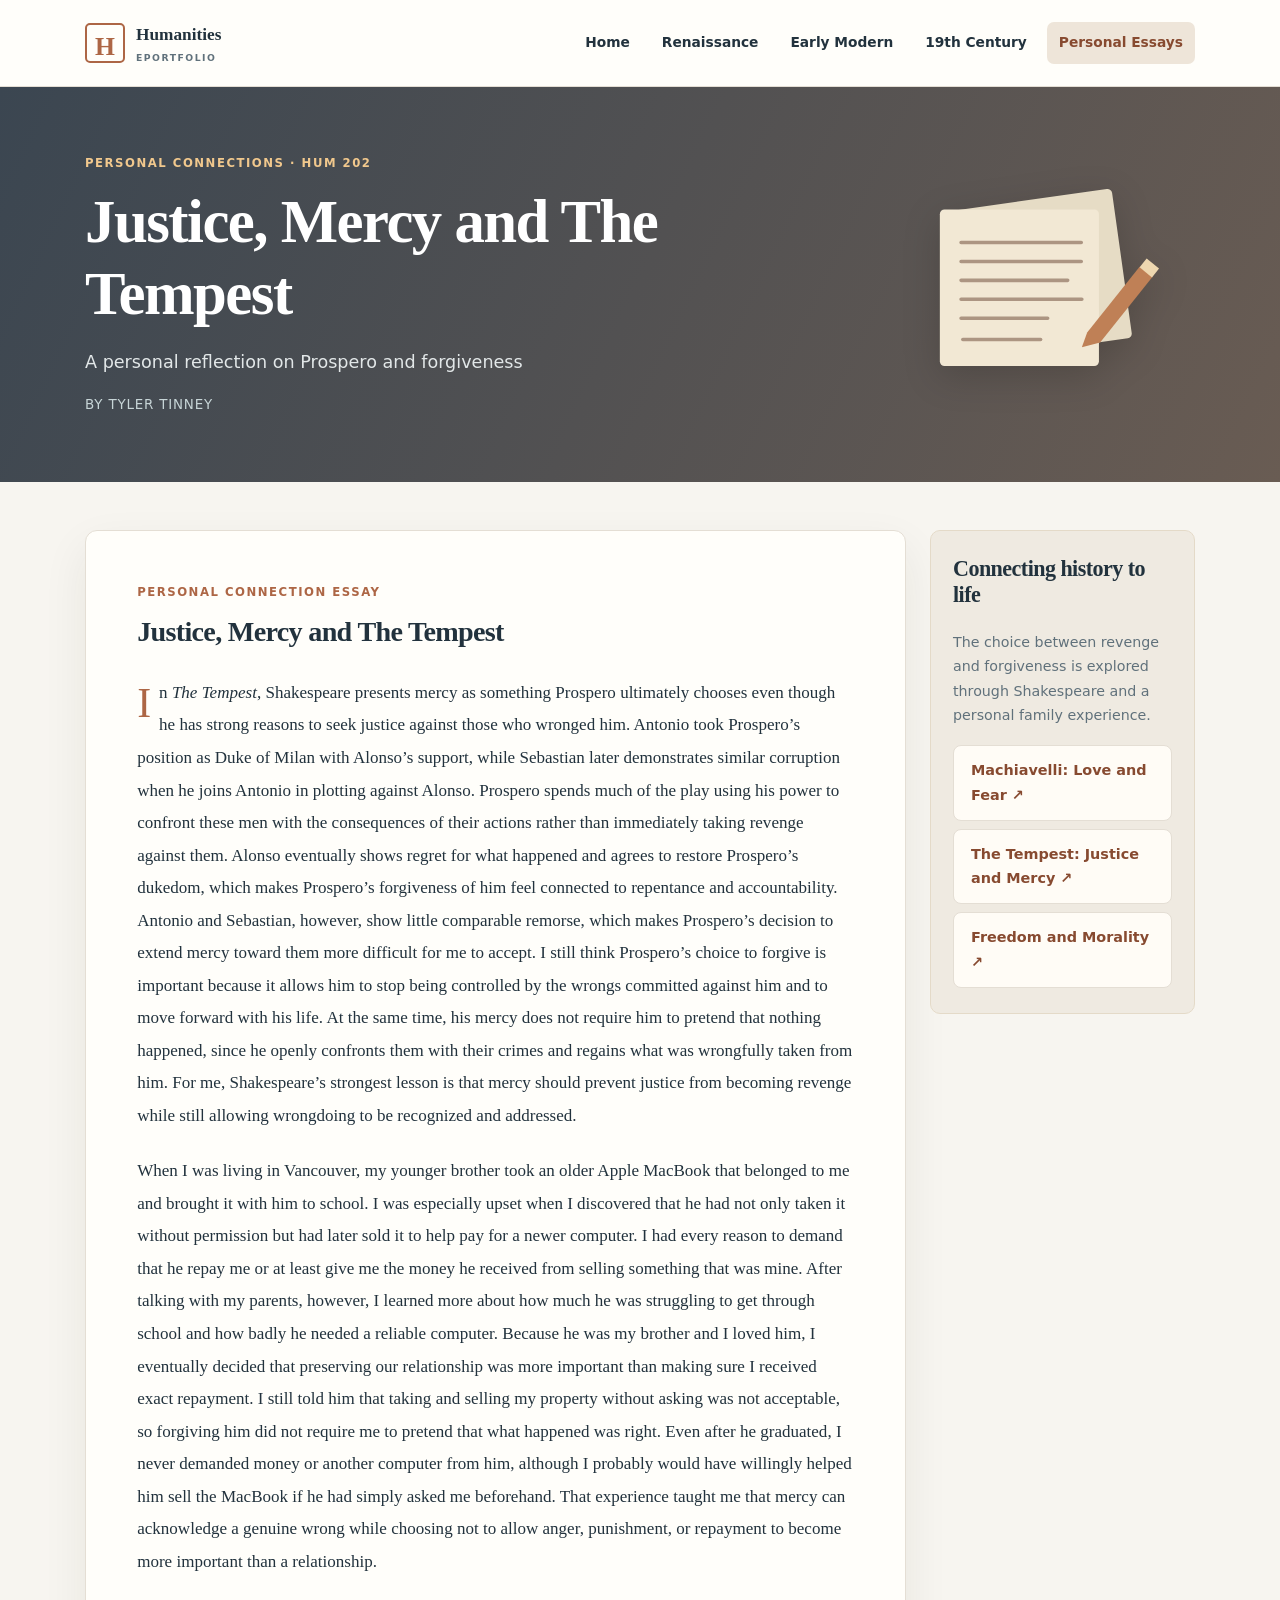
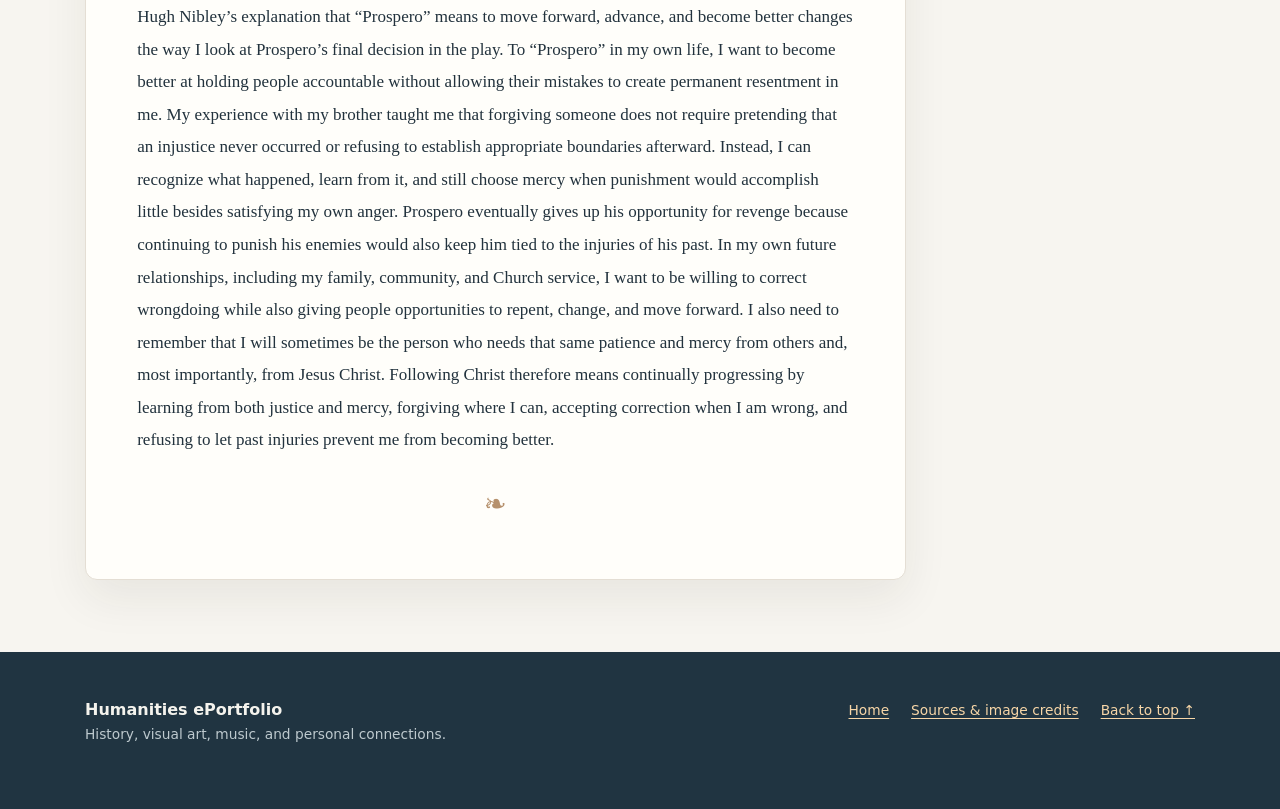
<file: personal-tempest.html>
<!doctype html>
<html lang="en"><head>
<meta charset="UTF-8"><meta name="viewport" content="width=device-width,initial-scale=1">
<meta name="description" content="Humanities ePortfolio: Justice, Mercy and The Tempest by Tyler Tinney">
<title>Justice, Mercy and The Tempest | Humanities ePortfolio</title>
<link rel="icon" href="assets/images/favicon.svg" type="image/svg+xml">
<link rel="stylesheet" href="assets/css/base.css"><link rel="stylesheet" href="assets/css/personal.css">
</head><body>
<a class="skip-link" href="#main">Skip to main content</a>
<header class="site-header"><div class="container header-inner"><a class="brand" href="index.html"><span class="brand-mark">H</span><span>Humanities <small>ePortfolio</small></span></a>
<nav aria-label="Main navigation" class="main-nav"><a href="index.html">Home</a><a href="renaissance-essay.html">Renaissance</a><a href="early-modern-essay.html">Early Modern</a><a href="nineteenth-century-essay.html">19th Century</a><a href="personal-machiavelli.html" aria-current="page">Personal Essays</a></nav></div></header>
<main id="main">
<section class="page-heading"><div class="container page-heading-grid"><div><p class="eyebrow">Personal Connections · HUM 202</p><h1>Justice, Mercy and The Tempest</h1><p class="heading-description">A personal reflection on Prospero and forgiveness</p><p class="byline">By Tyler Tinney</p></div><img class="banner-art" src="assets/images/reflection.svg" alt="Decorative illustration representing Personal Connections" width="560" height="320"></div></section>
<div class="container content-area"><div class="essay-layout"><article class="paper"><p class="section-kicker">Personal connection essay</p><h2>Justice, Mercy and The Tempest</h2><div class="essay-prose"><p>In <em>The Tempest</em>, Shakespeare presents mercy as something Prospero ultimately chooses even though he has strong reasons to seek justice against those who wronged him. Antonio took Prospero’s position as Duke of Milan with Alonso’s support, while Sebastian later demonstrates similar corruption when he joins Antonio in plotting against Alonso. Prospero spends much of the play using his power to confront these men with the consequences of their actions rather than immediately taking revenge against them. Alonso eventually shows regret for what happened and agrees to restore Prospero’s dukedom, which makes Prospero’s forgiveness of him feel connected to repentance and accountability. Antonio and Sebastian, however, show little comparable remorse, which makes Prospero’s decision to extend mercy toward them more difficult for me to accept. I still think Prospero’s choice to forgive is important because it allows him to stop being controlled by the wrongs committed against him and to move forward with his life. At the same time, his mercy does not require him to pretend that nothing happened, since he openly confronts them with their crimes and regains what was wrongfully taken from him. For me, Shakespeare’s strongest lesson is that mercy should prevent justice from becoming revenge while still allowing wrongdoing to be recognized and addressed.</p><p>When I was living in Vancouver, my younger brother took an older Apple MacBook that belonged to me and brought it with him to school. I was especially upset when I discovered that he had not only taken it without permission but had later sold it to help pay for a newer computer. I had every reason to demand that he repay me or at least give me the money he received from selling something that was mine. After talking with my parents, however, I learned more about how much he was struggling to get through school and how badly he needed a reliable computer. Because he was my brother and I loved him, I eventually decided that preserving our relationship was more important than making sure I received exact repayment. I still told him that taking and selling my property without asking was not acceptable, so forgiving him did not require me to pretend that what happened was right. Even after he graduated, I never demanded money or another computer from him, although I probably would have willingly helped him sell the MacBook if he had simply asked me beforehand. That experience taught me that mercy can acknowledge a genuine wrong while choosing not to allow anger, punishment, or repayment to become more important than a relationship.</p><p>Hugh Nibley’s explanation that “Prospero” means to move forward, advance, and become better changes the way I look at Prospero’s final decision in the play. To “Prospero” in my own life, I want to become better at holding people accountable without allowing their mistakes to create permanent resentment in me. My experience with my brother taught me that forgiving someone does not require pretending that an injustice never occurred or refusing to establish appropriate boundaries afterward. Instead, I can recognize what happened, learn from it, and still choose mercy when punishment would accomplish little besides satisfying my own anger. Prospero eventually gives up his opportunity for revenge because continuing to punish his enemies would also keep him tied to the injuries of his past. In my own future relationships, including my family, community, and Church service, I want to be willing to correct wrongdoing while also giving people opportunities to repent, change, and move forward. I also need to remember that I will sometimes be the person who needs that same patience and mercy from others and, most importantly, from Jesus Christ. Following Christ therefore means continually progressing by learning from both justice and mercy, forgiving where I can, accepting correction when I am wrong, and refusing to let past injuries prevent me from becoming better.</p></div><p class="endmark" aria-hidden="true">❧</p></article><aside class="side-panel"><h2>Connecting history to life</h2><p class="side-note">The choice between revenge and forgiveness is explored through Shakespeare and a personal family experience.</p><div class="side-links"><a href="personal-machiavelli.html">Machiavelli: Love and Fear ↗</a><a href="personal-tempest.html">The Tempest: Justice and Mercy ↗</a><a href="personal-freedom.html">Freedom and Morality ↗</a></div></aside></div></div></main>
<footer class="site-footer"><div class="container"><div><strong>Humanities ePortfolio</strong><p>History, visual art, music, and personal connections.</p></div><div><a href="index.html">Home</a><a href="credits.html">Sources & image credits</a><a href="#main">Back to top ↑</a></div></div></footer>
<script src="assets/js/site.js" defer></script>
</body></html>
</file>
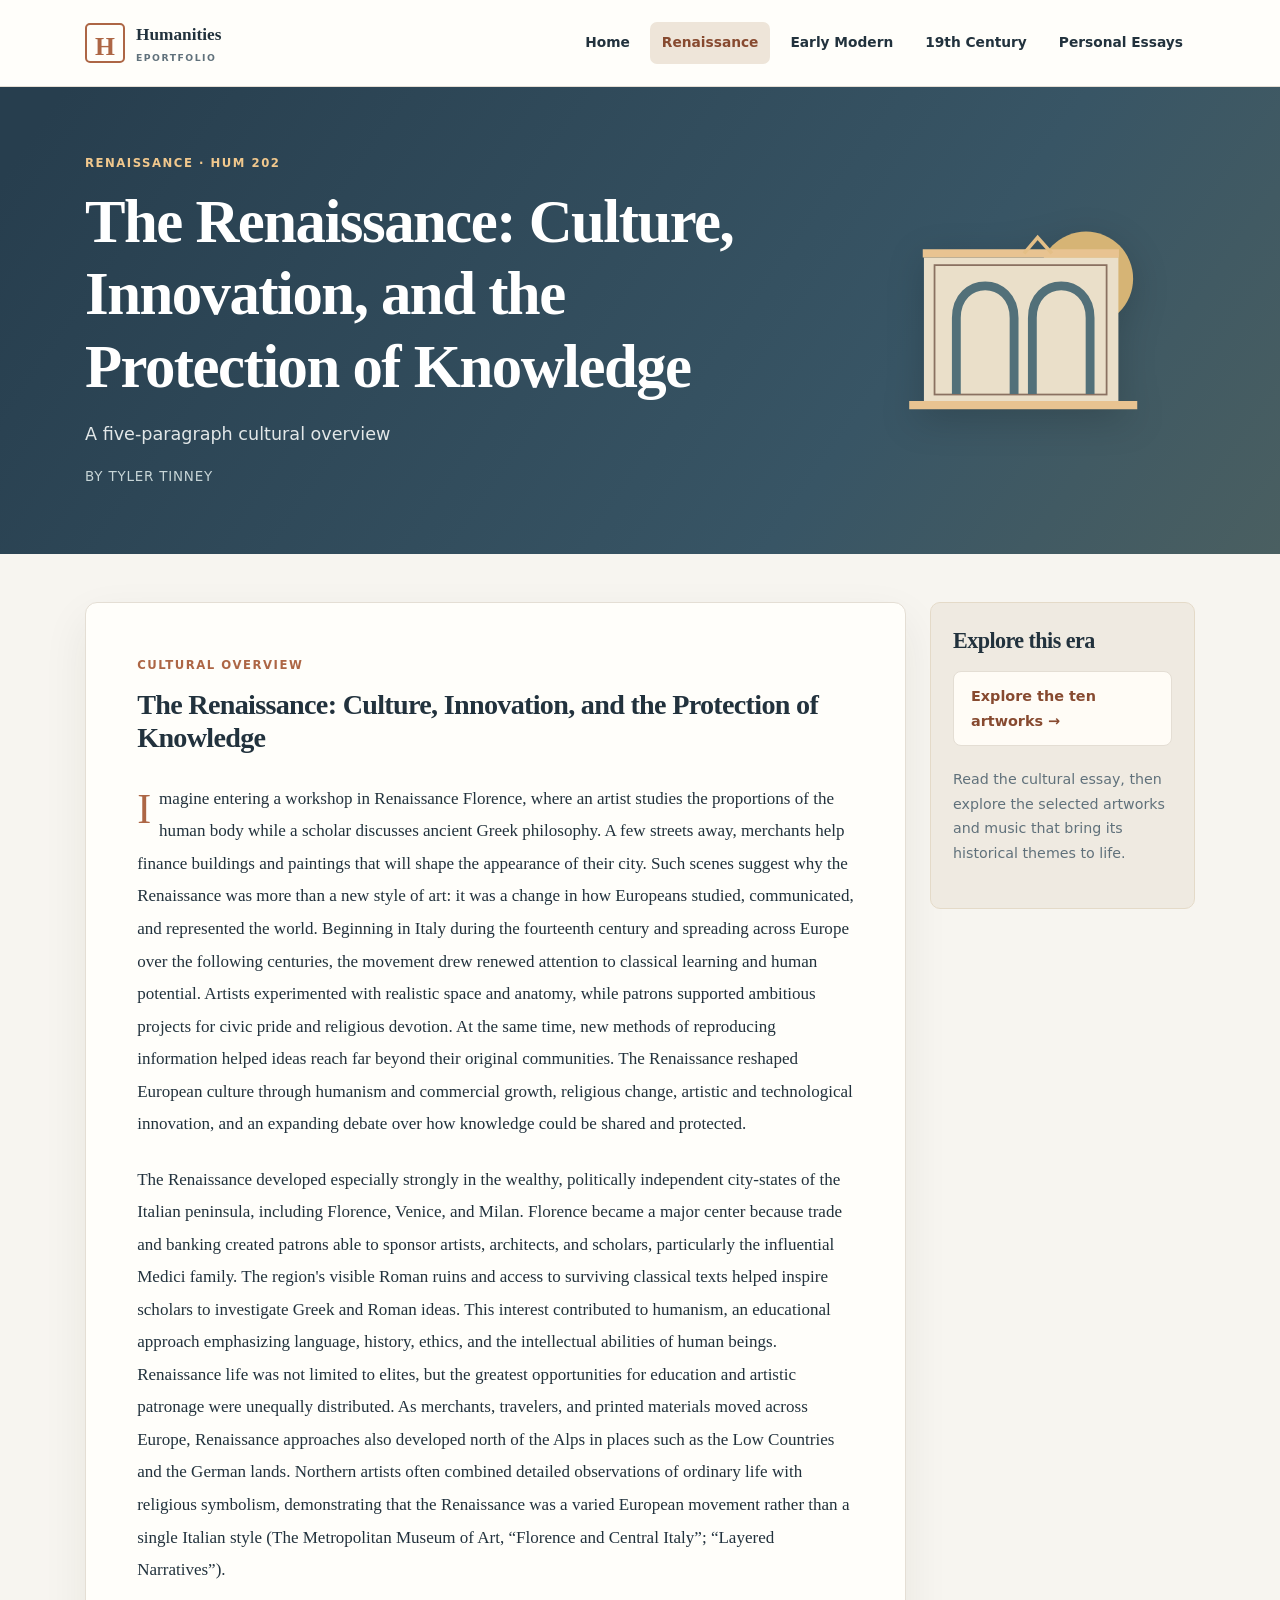
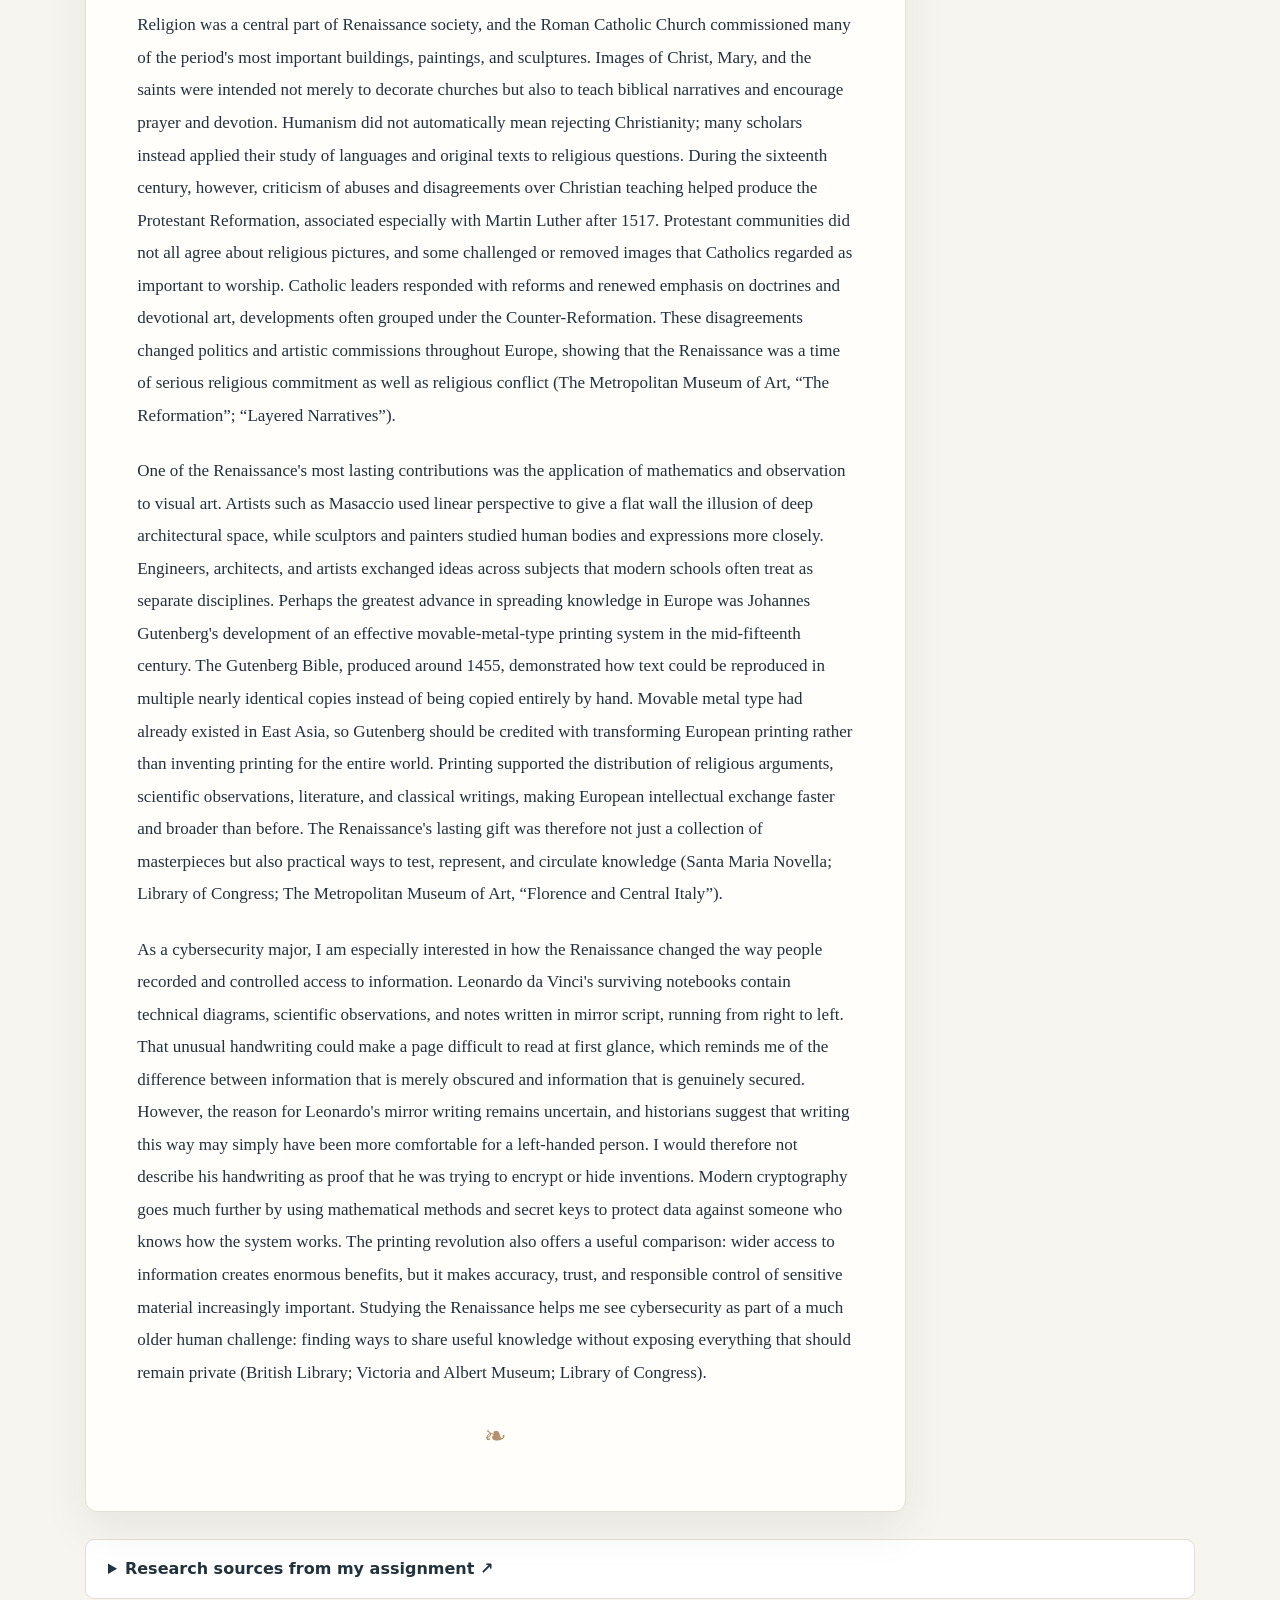
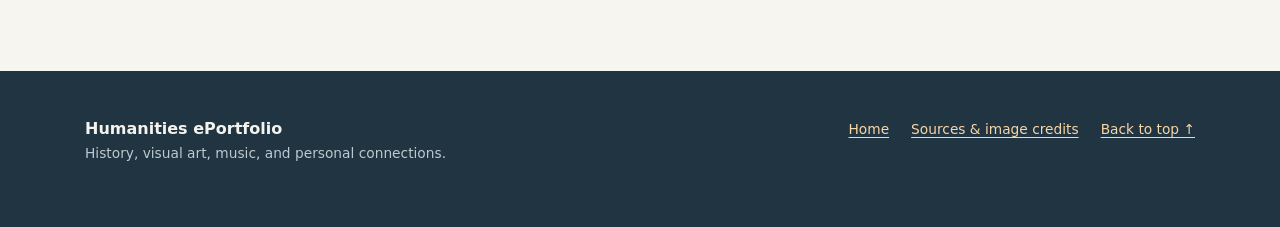
<file: renaissance-essay.html>
<!doctype html>
<html lang="en"><head>
<meta charset="UTF-8"><meta name="viewport" content="width=device-width,initial-scale=1">
<meta name="description" content="Humanities ePortfolio: The Renaissance: Culture, Innovation, and the Protection of Knowledge by Tyler Tinney">
<title>The Renaissance: Culture, Innovation, and the Protection of Knowledge | Humanities ePortfolio</title>
<link rel="icon" href="assets/images/favicon.svg" type="image/svg+xml">
<link rel="stylesheet" href="assets/css/base.css"><link rel="stylesheet" href="assets/css/essay.css">
</head><body>
<a class="skip-link" href="#main">Skip to main content</a>
<header class="site-header"><div class="container header-inner"><a class="brand" href="index.html"><span class="brand-mark">H</span><span>Humanities <small>ePortfolio</small></span></a>
<nav aria-label="Main navigation" class="main-nav"><a href="index.html">Home</a><a href="renaissance-essay.html" aria-current="page">Renaissance</a><a href="early-modern-essay.html">Early Modern</a><a href="nineteenth-century-essay.html">19th Century</a><a href="personal-machiavelli.html">Personal Essays</a></nav></div></header>
<main id="main">
<section class="page-heading"><div class="container page-heading-grid"><div><p class="eyebrow">Renaissance · HUM 202</p><h1>The Renaissance: Culture, Innovation, and the Protection of Knowledge</h1><p class="heading-description">A five-paragraph cultural overview</p><p class="byline">By Tyler Tinney</p></div><img class="banner-art" src="assets/images/renaissance.svg" alt="Decorative illustration representing Renaissance" width="560" height="320"></div></section>
<div class="container content-area"><div class="essay-layout"><article class="paper"><p class="section-kicker">Cultural overview</p><h2>The Renaissance: Culture, Innovation, and the Protection of Knowledge</h2><div class="essay-prose"><p>Imagine entering a workshop in Renaissance Florence, where an artist studies the proportions of the human body while a scholar discusses ancient Greek philosophy. A few streets away, merchants help finance buildings and paintings that will shape the appearance of their city. Such scenes suggest why the Renaissance was more than a new style of art: it was a change in how Europeans studied, communicated, and represented the world. Beginning in Italy during the fourteenth century and spreading across Europe over the following centuries, the movement drew renewed attention to classical learning and human potential. Artists experimented with realistic space and anatomy, while patrons supported ambitious projects for civic pride and religious devotion. At the same time, new methods of reproducing information helped ideas reach far beyond their original communities. The Renaissance reshaped European culture through humanism and commercial growth, religious change, artistic and technological innovation, and an expanding debate over how knowledge could be shared and protected.</p><p>The Renaissance developed especially strongly in the wealthy, politically independent city-states of the Italian peninsula, including Florence, Venice, and Milan. Florence became a major center because trade and banking created patrons able to sponsor artists, architects, and scholars, particularly the influential Medici family. The region&#x27;s visible Roman ruins and access to surviving classical texts helped inspire scholars to investigate Greek and Roman ideas. This interest contributed to humanism, an educational approach emphasizing language, history, ethics, and the intellectual abilities of human beings. Renaissance life was not limited to elites, but the greatest opportunities for education and artistic patronage were unequally distributed. As merchants, travelers, and printed materials moved across Europe, Renaissance approaches also developed north of the Alps in places such as the Low Countries and the German lands. Northern artists often combined detailed observations of ordinary life with religious symbolism, demonstrating that the Renaissance was a varied European movement rather than a single Italian style (The Metropolitan Museum of Art, “Florence and Central Italy”; “Layered Narratives”).</p><p>Religion was a central part of Renaissance society, and the Roman Catholic Church commissioned many of the period&#x27;s most important buildings, paintings, and sculptures. Images of Christ, Mary, and the saints were intended not merely to decorate churches but also to teach biblical narratives and encourage prayer and devotion. Humanism did not automatically mean rejecting Christianity; many scholars instead applied their study of languages and original texts to religious questions. During the sixteenth century, however, criticism of abuses and disagreements over Christian teaching helped produce the Protestant Reformation, associated especially with Martin Luther after 1517. Protestant communities did not all agree about religious pictures, and some challenged or removed images that Catholics regarded as important to worship. Catholic leaders responded with reforms and renewed emphasis on doctrines and devotional art, developments often grouped under the Counter-Reformation. These disagreements changed politics and artistic commissions throughout Europe, showing that the Renaissance was a time of serious religious commitment as well as religious conflict (The Metropolitan Museum of Art, “The Reformation”; “Layered Narratives”).</p><p>One of the Renaissance&#x27;s most lasting contributions was the application of mathematics and observation to visual art. Artists such as Masaccio used linear perspective to give a flat wall the illusion of deep architectural space, while sculptors and painters studied human bodies and expressions more closely. Engineers, architects, and artists exchanged ideas across subjects that modern schools often treat as separate disciplines. Perhaps the greatest advance in spreading knowledge in Europe was Johannes Gutenberg&#x27;s development of an effective movable-metal-type printing system in the mid-fifteenth century. The Gutenberg Bible, produced around 1455, demonstrated how text could be reproduced in multiple nearly identical copies instead of being copied entirely by hand. Movable metal type had already existed in East Asia, so Gutenberg should be credited with transforming European printing rather than inventing printing for the entire world. Printing supported the distribution of religious arguments, scientific observations, literature, and classical writings, making European intellectual exchange faster and broader than before. The Renaissance&#x27;s lasting gift was therefore not just a collection of masterpieces but also practical ways to test, represent, and circulate knowledge (Santa Maria Novella; Library of Congress; The Metropolitan Museum of Art, “Florence and Central Italy”).</p><p>As a cybersecurity major, I am especially interested in how the Renaissance changed the way people recorded and controlled access to information. Leonardo da Vinci&#x27;s surviving notebooks contain technical diagrams, scientific observations, and notes written in mirror script, running from right to left. That unusual handwriting could make a page difficult to read at first glance, which reminds me of the difference between information that is merely obscured and information that is genuinely secured. However, the reason for Leonardo&#x27;s mirror writing remains uncertain, and historians suggest that writing this way may simply have been more comfortable for a left-handed person. I would therefore not describe his handwriting as proof that he was trying to encrypt or hide inventions. Modern cryptography goes much further by using mathematical methods and secret keys to protect data against someone who knows how the system works. The printing revolution also offers a useful comparison: wider access to information creates enormous benefits, but it makes accuracy, trust, and responsible control of sensitive material increasingly important. Studying the Renaissance helps me see cybersecurity as part of a much older human challenge: finding ways to share useful knowledge without exposing everything that should remain private (British Library; Victoria and Albert Museum; Library of Congress).</p></div><p class="endmark" aria-hidden="true">❧</p></article><aside class="side-panel"><h2>Explore this era</h2><div class="side-links"><a href="renaissance-art.html">Explore the ten artworks →</a></div><p class="side-note">Read the cultural essay, then explore the selected artworks and music that bring its historical themes to life.</p></aside></div><details class="sources-details"><summary>Research sources from my assignment <span>↗</span></summary><ol><li><strong>Bargello Museums. </strong>“Donatello and the Dawn of Renaissance.” <a href="https://bargellomusei.it/en/visit-itineraries/donatello-e-lalba-del-rinascimento/" target="_blank" rel="noopener noreferrer">https://bargellomusei.it/en/visit-itineraries/donatello-e-lalba-del-rinascimento/</a></li><li><strong>British Library. </strong>“Arundel MS 263: Leonardo da Vinci, Notebook (The Codex Arundel).” Archives and Manuscripts Catalogue. Primary historical manuscript. <a href="https://searcharchives.bl.uk/catalog/040-002039546" target="_blank" rel="noopener noreferrer">https://searcharchives.bl.uk/catalog/040-002039546</a></li><li><strong>Fabric of Saint Peter. </strong>“The Pietà of Saint Peter’s.” Basilica di San Pietro. <a href="https://www.basilicasanpietro.va/en/san-pietro/the-pieta-of-saint-peter-s" target="_blank" rel="noopener noreferrer">https://www.basilicasanpietro.va/en/san-pietro/the-pieta-of-saint-peter-s</a></li><li><strong>Library of Congress. </strong>“The Gutenberg Bible.” Library of Congress Bible Collection. <a href="https://www.loc.gov/exhibits/bibles/interactives/gutenberg/index.html" target="_blank" rel="noopener noreferrer">https://www.loc.gov/exhibits/bibles/interactives/gutenberg/index.html</a></li><li><strong>National Gallery. </strong>“The Arnolfini Portrait.” National Gallery, London. <a href="https://www.nationalgallery.org.uk/paintings/jan-van-eyck-the-arnolfini-portrait" target="_blank" rel="noopener noreferrer">https://www.nationalgallery.org.uk/paintings/jan-van-eyck-the-arnolfini-portrait</a></li><li><strong>National Museum in Kraków. </strong>“Lady with an Ermine.” <a href="https://mnk.pl/en/collections/lady-with-an-ermine/" target="_blank" rel="noopener noreferrer">https://mnk.pl/en/collections/lady-with-an-ermine/</a></li><li><strong>National Museum in Poznań. </strong>“Sofonisba Anguissola, Gra w szachy, 1555.” Museum collection description (Polish). <a href="https://mnp.art.pl/sofonisba-anguissola-gra-w-szachy-1555" target="_blank" rel="noopener noreferrer">https://mnp.art.pl/sofonisba-anguissola-gra-w-szachy-1555</a></li><li><strong>Santa Maria Novella. </strong>“Masaccio’s Holy Trinity.” <a href="https://www.smn.it/en/artworks/masaccios-holy-trinity/" target="_blank" rel="noopener noreferrer">https://www.smn.it/en/artworks/masaccios-holy-trinity/</a></li><li><strong>Smarthistory. </strong>“Donatello, Saint George.” <a href="https://smarthistory.org/donatello-saint-george/" target="_blank" rel="noopener noreferrer">https://smarthistory.org/donatello-saint-george/</a></li><li><strong>Smarthistory. </strong>“Masaccio, Holy Trinity.” <a href="https://smarthistory.org/masaccio-holy-trinity/" target="_blank" rel="noopener noreferrer">https://smarthistory.org/masaccio-holy-trinity/</a></li><li><strong>Smarthistory. </strong>“Sofonisba Anguissola.” <a href="https://smarthistory.org/sofonisba-anguissola/" target="_blank" rel="noopener noreferrer">https://smarthistory.org/sofonisba-anguissola/</a></li><li><strong>The Metropolitan Museum of Art. </strong>“Florence and Central Italy, 1400–1600 A.D.” Heilbrunn Timeline of Art History. <a href="https://82nd-and-fifth.metmuseum.org/toah/ht/08/eustc.html" target="_blank" rel="noopener noreferrer">https://82nd-and-fifth.metmuseum.org/toah/ht/08/eustc.html</a></li><li><strong>The Metropolitan Museum of Art. </strong>“Layered Narratives: The Northern Renaissance Gallery.” <a href="https://www.metmuseum.org/it/exhibitions/layered-narratives-the-northern-renaissance-gallery/visiting-guide" target="_blank" rel="noopener noreferrer">https://www.metmuseum.org/it/exhibitions/layered-narratives-the-northern-renaissance-gallery/visiting-guide</a></li><li><strong>The Metropolitan Museum of Art. </strong>“Melencolia I.” <a href="https://www.metmuseum.org/art/collection/search/336228" target="_blank" rel="noopener noreferrer">https://www.metmuseum.org/art/collection/search/336228</a></li><li><strong>The Metropolitan Museum of Art. </strong>“The Harvesters.” <a href="https://www.metmuseum.org/art/collection/search/435809" target="_blank" rel="noopener noreferrer">https://www.metmuseum.org/art/collection/search/435809</a></li><li><strong>The Metropolitan Museum of Art. </strong>“The Reformation.” Heilbrunn Timeline of Art History. <a href="https://www.metmuseum.org/it/essays/the-reformation" target="_blank" rel="noopener noreferrer">https://www.metmuseum.org/it/essays/the-reformation</a></li><li><strong>Uffizi Galleries. </strong>“Spring.” <a href="https://www.uffizi.it/en/artworks/botticelli-spring" target="_blank" rel="noopener noreferrer">https://www.uffizi.it/en/artworks/botticelli-spring</a></li><li><strong>Vatican Museums. </strong>“School of Athens.” <a href="https://www.museivaticani.va/content/museivaticani/en/collezioni/musei/stanze-di-raffaello/stanza-della-segnatura/scuola-di-atene.html" target="_blank" rel="noopener noreferrer">https://www.museivaticani.va/content/museivaticani/en/collezioni/musei/stanze-di-raffaello/stanza-della-segnatura/scuola-di-atene.html</a></li><li><strong>Victoria and Albert Museum. </strong>“Leonardo da Vinci’s Notebooks.” Updated 11 Dec. 2025. <a href="https://www.vam.ac.uk/articles/leonardo-da-vincis-notebooks" target="_blank" rel="noopener noreferrer">https://www.vam.ac.uk/articles/leonardo-da-vincis-notebooks</a></li></ol></details></div></main>
<footer class="site-footer"><div class="container"><div><strong>Humanities ePortfolio</strong><p>History, visual art, music, and personal connections.</p></div><div><a href="index.html">Home</a><a href="credits.html">Sources & image credits</a><a href="#main">Back to top ↑</a></div></div></footer>
<script src="assets/js/site.js" defer></script>
</body></html>
</file>
<file: assets/css/base.css>
:root{--ink:#22323d;--muted:#60717b;--accent:#ad6645;--accent-dark:#874a30;--highlight:#eed8ac;--bg:#f7f5f0;--paper:#fffefa;--line:#e4ded4;--navy:#243948;--blue:#496e82;--shadow:0 18px 46px rgba(41,39,33,.075)}
*{box-sizing:border-box}[hidden]{display:none!important}html{scroll-behavior:smooth}body{margin:0;color:var(--ink);background:var(--bg);font-family:system-ui,-apple-system,"Segoe UI",Arial,sans-serif;line-height:1.72;font-size:16px}
a{color:var(--accent-dark);text-underline-offset:3px}a:hover{color:#6a3521}.container{width:min(1110px,calc(100% - 40px));margin-inline:auto}img{max-width:100%;height:auto}h1,h2,h3{font-family:Georgia,"Times New Roman",serif;letter-spacing:-.025em;line-height:1.19}p{margin:0 0 1.1rem}strong{font-weight:650}h2{font-size:clamp(1.5rem,2.2vw,2.05rem);margin:0 0 1rem}.site-header{background:rgba(255,254,250,.97);border-bottom:1px solid var(--line)}.header-inner{display:flex;align-items:center;justify-content:space-between;gap:28px;min-height:86px}.brand{display:flex;align-items:center;gap:11px;text-decoration:none!important;font-family:Georgia,serif;font-weight:bold;font-size:1.08rem;color:var(--ink)}.brand small{display:block;font-family:system-ui,sans-serif;letter-spacing:.16em;text-transform:uppercase;font-size:.58rem;font-weight:750;color:var(--muted)}.brand-mark{width:40px;height:40px;border:2px solid var(--accent);display:grid;place-items:center;font-size:1.6rem;color:var(--accent);border-radius:5px}.main-nav{display:flex;gap:8px;flex-wrap:wrap;align-items:center}.main-nav a{font-size:.86rem;text-decoration:none;color:var(--ink);font-weight:600;padding:9px 12px;border-radius:7px}.main-nav a:hover,.main-nav a[aria-current=page]{background:#eee5d9;color:var(--accent-dark)}.skip-link{position:absolute;left:-999px}.skip-link:focus{left:8px;top:8px;z-index:20;background:#fff;padding:12px}.page-heading{background:linear-gradient(125deg,#273e4e 4%,#385565 68%,#4a5f61);color:#fff;overflow:hidden}.page-heading-grid{display:grid;grid-template-columns:1fr 330px;align-items:center;gap:40px;padding:66px 0}.page-heading h1{font-size:clamp(2.1rem,5vw,3.8rem);max-width:760px;margin:0 0 16px}.page-heading .eyebrow{color:#f1c88d}.heading-description{font-size:1.1rem;color:#e2e7e8;max-width:700px;margin-bottom:16px}.byline{font-size:.84rem;color:#c7d5d7;letter-spacing:.06em;text-transform:uppercase;margin:0}.banner-art{width:100%;display:block;filter:drop-shadow(0 10px 18px rgba(0,0,0,.16))}.eyebrow,.section-kicker{font-family:system-ui,sans-serif;text-transform:uppercase;letter-spacing:.13em;font-size:.73rem;font-weight:760;color:var(--accent);margin:0 0 13px}.section-kicker{margin-bottom:13px}.dot{padding-inline:5px;opacity:.5}.work-meta{font-size:.85rem;color:var(--muted);font-weight:650;line-height:1.6;margin:0 0 1.25rem}.site-footer{margin-top:72px;background:#203441;color:#f4f3ed;padding:44px 0}.site-footer>.container{display:flex;justify-content:space-between;gap:26px}.site-footer p{color:#bdc9ce;font-size:.86rem}.site-footer a{color:#f7d6a7;font-size:.86rem;margin-left:22px}.after-links{display:flex;gap:12px;flex-wrap:wrap;margin:32px 0}.after-links a,.side-links a{display:block;padding:12px 17px;border:1px solid var(--line);border-radius:8px;background:#fff;color:var(--accent-dark);text-decoration:none;font-weight:650;font-size:.9rem}.after-links a:hover,.side-links a:hover{border-color:var(--accent);background:#fffaf4}.gallery-intro{max-width:850px;padding-top:40px;padding-bottom:30px}.gallery-intro>p{font-size:1.05rem}.jump-links{display:flex;gap:9px;flex-wrap:wrap;margin-top:21px}.jump-links a{display:grid;place-items:center;width:36px;height:36px;border-radius:50%;border:1px solid var(--line);font-size:.78rem;font-weight:700;text-decoration:none;background:#fff}.jump-links a:hover{background:#e3d0b4}.sources-details{margin-top:27px;background:#fff;border:1px solid var(--line);border-radius:9px;padding:15px 22px}.sources-details summary{font-weight:700;cursor:pointer}.sources-details li{padding:6px 0;overflow-wrap:anywhere;font-size:.87rem}.sources-details li a{overflow-wrap:anywhere}.sources-details ol{padding-left:20px}.paper{background:var(--paper);border:1px solid var(--line);box-shadow:var(--shadow);padding:clamp(24px,4vw,56px);border-radius:12px}.content-area{padding-top:48px}.essay-layout{display:grid;grid-template-columns:minmax(0,1fr) 265px;gap:24px;align-items:start}.essay-prose{font-family:Georgia,"Times New Roman",serif;font-size:1.065rem;line-height:1.91}.essay-prose p{margin-bottom:1.42rem}.essay-prose p:first-child:first-letter{font-size:2.45em;float:left;line-height:.9;padding:8px 8px 0 0;color:var(--accent)}.paper h2{margin-bottom:28px}.endmark{text-align:center;color:#b6916d;font-size:1.7rem;margin:24px 0 0}.side-panel{background:#efeae1;border:1px solid #e4dac8;border-radius:10px;padding:25px 22px;position:sticky;top:18px}.side-panel h2{font-size:1.38rem}.side-links{display:grid;gap:8px}.side-links a{background:#fffcf6}.side-note{color:var(--muted);font-size:.89rem;margin-top:21px}.button{display:inline-block;background:var(--accent);color:white;text-decoration:none;border-radius:7px;padding:11px 20px;font-weight:650}.button:hover{background:var(--accent-dark);color:#fff}
@media(max-width:920px){.header-inner{flex-wrap:wrap;padding:15px 0}.main-nav{width:100%;justify-content:space-between}.main-nav a{padding:6px 9px;font-size:.82rem}.page-heading-grid{grid-template-columns:1fr 230px}.essay-layout{grid-template-columns:1fr}.side-panel{position:static}}
@media(max-width:650px){.container{width:min(100% - 28px,1110px)}.page-heading-grid{grid-template-columns:1fr;padding:43px 0}.banner-art{max-width:330px;margin:auto}.site-footer>.container{display:block}.site-footer a{display:inline-block;margin:0 16px 0 0}.main-nav{justify-content:flex-start;gap:1px}.main-nav a{font-size:.77rem;padding:7px}.paper{padding:24px}.essay-prose{font-size:1.005rem}}
@media(prefers-reduced-motion:reduce){html{scroll-behavior:auto}}
</file>
<file: assets/css/home.css>
.home-hero{background:linear-gradient(118deg,#213b4c,#3e5e68);color:white;padding:70px 0 64px}.home-hero-grid{display:grid;grid-template-columns:1.23fr .77fr;gap:38px;align-items:center}.home-hero .eyebrow{color:#f1c58d}.home-hero h1{font-size:clamp(2.7rem,5.6vw,4.6rem);margin:0 0 20px}.home-hero p{color:#dce6e8;max-width:610px;font-size:1.11rem}.home-hero .button{margin-top:9px}.home-hero img{width:100%;max-height:360px}.home-section{padding:56px 0 0}.home-section h2{font-size:2.22rem}.section-lead{color:var(--muted);max-width:730px}.era-grid{display:grid;grid-template-columns:repeat(3,minmax(0,1fr));gap:19px;margin-top:26px}.era-card,.connection-card{padding:26px 24px;border:1px solid var(--line);border-radius:12px;background:#fffefa;box-shadow:var(--shadow)}.era-card .tag{color:var(--accent);font-weight:750;letter-spacing:.11em;font-size:.75rem}.era-card h3,.connection-card h3{font-size:1.5rem;margin:8px 0 12px}.era-card p,.connection-card p{font-size:.9rem;color:var(--muted)}.era-card .entry-links{display:grid;gap:8px;margin-top:22px}.era-card .entry-links a{padding:9px 0;border-top:1px solid var(--line);font-size:.92rem;font-weight:700;text-decoration:none}.connections-grid{display:grid;grid-template-columns:repeat(3,1fr);gap:19px;margin-top:24px}.connection-card a{font-size:.91rem;font-weight:700}.last-note{margin-top:47px;padding:23px 27px;border-left:4px solid var(--accent);background:#efeae2;border-radius:5px}.last-note p{margin:0}.home-section:last-child{padding-bottom:12px}
@media(max-width:860px){.era-grid,.connections-grid{grid-template-columns:repeat(2,minmax(0,1fr))}.home-hero-grid{grid-template-columns:1fr 250px}}
@media(max-width:650px){.home-hero-grid,.era-grid,.connections-grid{grid-template-columns:1fr}.home-hero{padding:48px 0}.home-hero img{max-width:300px;justify-self:center}.home-section{padding-top:42px}}
</file>
<file: assets/css/credits.css>
.credit-section{padding-top:45px}.credit-section h2{font-size:2rem}.credit-list{padding-left:22px}.credit-list li{padding:8px 0;border-bottom:1px solid var(--line);font-size:.94rem;overflow-wrap:anywhere}.credit-list a{overflow-wrap:anywhere}.rights-note{background:#fff;border:1px solid var(--line);border-left:4px solid var(--accent);padding:25px;border-radius:8px}.credit-section .after-links{margin-top:15px}
</file>
<file: assets/css/essay.css>
.essay-prose{max-width:800px}
</file>
<file: assets/css/music.css>
.music-list{display:grid;gap:19px}.music-entry{display:grid;grid-template-columns:68px 1fr;gap:28px;padding:33px 40px;background:#fffefa;border:1px solid var(--line);border-radius:12px;box-shadow:var(--shadow);scroll-margin-top:24px}.music-icon{height:57px;width:57px;border:2px solid #dec7a5;border-radius:50%;display:grid;place-items:center;font-family:Georgia,serif;font-size:1.95rem;color:var(--accent)}.music-entry h2{font-size:1.62rem}.music-entry p:last-child{font-family:Georgia,serif;line-height:1.82;font-size:1.055rem}.music-entry .eyebrow,.music-entry .work-meta{font-family:system-ui,sans-serif}
@media(max-width:650px){.music-entry{grid-template-columns:1fr;padding:25px;gap:12px}}
</file>
<file: assets/css/personal.css>
.essay-prose{max-width:800px}.page-heading{background:linear-gradient(115deg,#3b4651,#695c53)}
</file>
